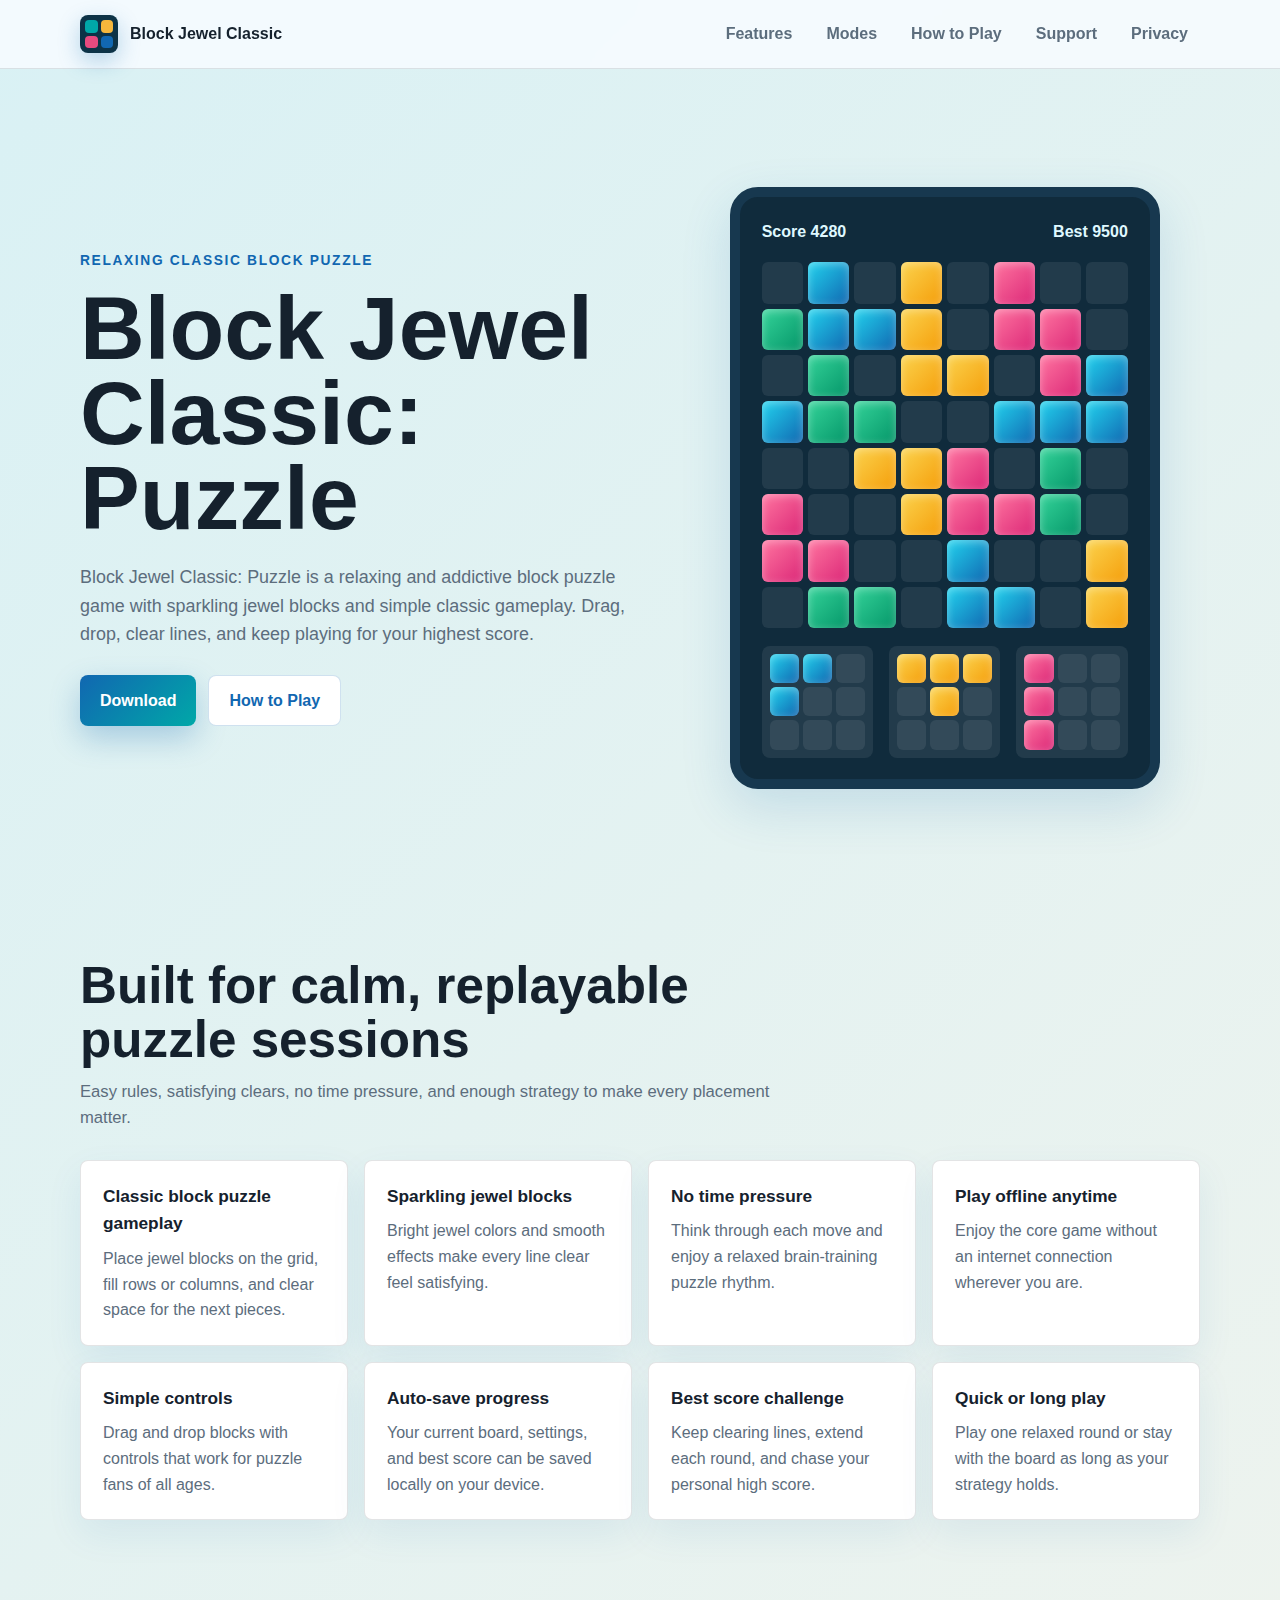
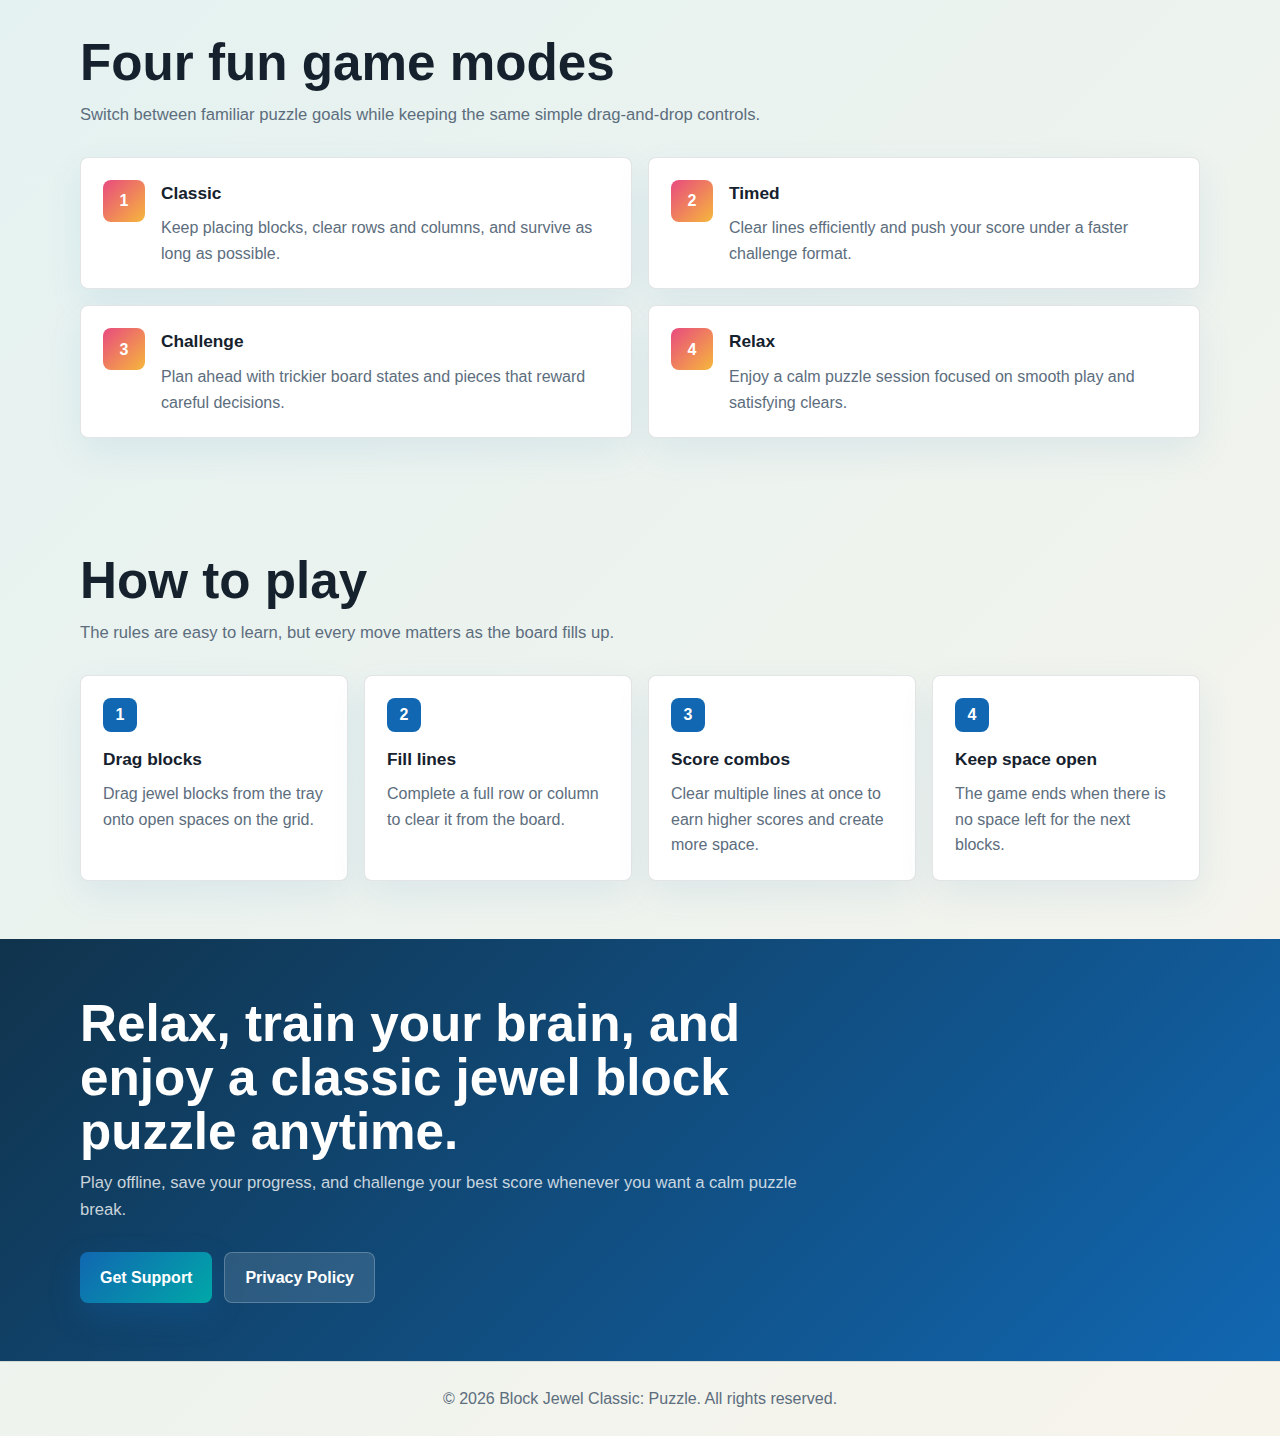
<file: public/blockjewel/index.html>
<!DOCTYPE html>
<html lang="en">
<head>
    <meta charset="UTF-8">
    <meta name="viewport" content="width=device-width, initial-scale=1.0">
    <meta name="description" content="Block Jewel Classic: Puzzle is a relaxing block puzzle game with sparkling jewel blocks, four game modes, offline play, auto-save, and simple classic gameplay.">
    <title>Block Jewel Classic: Puzzle</title>
    <style>
        :root {
            --ink: #15212d;
            --muted: #5c6d7d;
            --paper: #f7fbff;
            --panel: #ffffff;
            --line: rgba(21, 33, 45, 0.12);
            --blue: #1167b1;
            --teal: #00a8a8;
            --gold: #f6b73c;
            --rose: #e84a7f;
            --shadow: 0 18px 50px rgba(17, 103, 177, 0.16);
        }

        * {
            box-sizing: border-box;
            margin: 0;
            padding: 0;
        }

        html {
            scroll-behavior: smooth;
        }

        body {
            min-height: 100vh;
            font-family: -apple-system, BlinkMacSystemFont, "Segoe UI", Roboto, Oxygen, Ubuntu, Cantarell, sans-serif;
            color: var(--ink);
            background:
                linear-gradient(135deg, rgba(0, 168, 168, 0.12), rgba(246, 183, 60, 0.1)),
                var(--paper);
            line-height: 1.6;
        }

        a {
            color: inherit;
            text-decoration: none;
        }

        .container {
            width: min(1120px, calc(100% - 36px));
            margin: 0 auto;
        }

        .topbar {
            position: sticky;
            top: 0;
            z-index: 10;
            background: rgba(247, 251, 255, 0.86);
            border-bottom: 1px solid var(--line);
            backdrop-filter: blur(14px);
        }

        .topbar-inner {
            min-height: 68px;
            display: flex;
            align-items: center;
            justify-content: space-between;
            gap: 18px;
        }

        .brand {
            display: flex;
            align-items: center;
            gap: 12px;
            font-weight: 900;
            letter-spacing: 0;
        }

        .brand-mark {
            width: 38px;
            height: 38px;
            border-radius: 8px;
            display: grid;
            grid-template-columns: repeat(2, 1fr);
            gap: 3px;
            padding: 5px;
            background: #0d3347;
            box-shadow: 0 8px 22px rgba(17, 103, 177, 0.28);
        }

        .brand-mark span {
            border-radius: 4px;
        }

        .brand-mark span:nth-child(1) { background: var(--teal); }
        .brand-mark span:nth-child(2) { background: var(--gold); }
        .brand-mark span:nth-child(3) { background: var(--rose); }
        .brand-mark span:nth-child(4) { background: var(--blue); }

        nav {
            display: flex;
            align-items: center;
            gap: 10px;
            flex-wrap: wrap;
        }

        nav a {
            color: var(--muted);
            font-weight: 700;
            padding: 9px 12px;
            border-radius: 8px;
        }

        nav a:hover {
            color: var(--ink);
            background: rgba(17, 103, 177, 0.08);
        }

        .hero {
            min-height: calc(100vh - 68px);
            display: grid;
            grid-template-columns: 1fr 0.9fr;
            align-items: center;
            gap: 42px;
            padding: 54px 0 48px;
        }

        .eyebrow {
            color: var(--blue);
            font-size: 0.86rem;
            font-weight: 900;
            letter-spacing: 0.12em;
            margin-bottom: 14px;
            text-transform: uppercase;
        }

        h1 {
            max-width: 780px;
            font-size: clamp(2.6rem, 7vw, 5.9rem);
            line-height: 0.95;
            letter-spacing: 0;
            margin-bottom: 22px;
        }

        .hero-copy {
            max-width: 680px;
            color: var(--muted);
            font-size: 1.12rem;
            margin-bottom: 26px;
        }

        .actions {
            display: flex;
            gap: 12px;
            flex-wrap: wrap;
        }

        .button {
            display: inline-flex;
            align-items: center;
            justify-content: center;
            min-height: 48px;
            padding: 12px 20px;
            border-radius: 8px;
            font-weight: 900;
            transition: transform 0.18s, box-shadow 0.18s, background 0.18s;
        }

        .button:hover {
            transform: translateY(-2px);
        }

        .button-primary {
            color: #fff;
            background: linear-gradient(135deg, var(--blue), var(--teal));
            box-shadow: 0 12px 30px rgba(17, 103, 177, 0.28);
        }

        .button-secondary {
            color: var(--blue);
            background: #fff;
            border: 1px solid rgba(17, 103, 177, 0.2);
        }

        .game-preview {
            justify-self: center;
            width: min(430px, 100%);
            aspect-ratio: 0.82;
            background: #102b3c;
            border: 10px solid #17384f;
            border-radius: 28px;
            padding: 22px;
            box-shadow: var(--shadow);
            display: grid;
            grid-template-rows: auto 1fr auto;
            gap: 18px;
        }

        .score-row {
            display: flex;
            justify-content: space-between;
            gap: 10px;
            color: #dff8ff;
            font-weight: 900;
        }

        .board {
            display: grid;
            grid-template-columns: repeat(8, 1fr);
            gap: 5px;
            align-content: center;
        }

        .cell,
        .piece-cell {
            aspect-ratio: 1;
            border-radius: 6px;
            background: rgba(255, 255, 255, 0.08);
        }

        .jewel-a { background: linear-gradient(135deg, #22d3ee, #1167b1); box-shadow: inset 0 2px 8px rgba(255,255,255,0.35); }
        .jewel-b { background: linear-gradient(135deg, #fbd34d, #f59e0b); box-shadow: inset 0 2px 8px rgba(255,255,255,0.35); }
        .jewel-c { background: linear-gradient(135deg, #ff75a0, #db2777); box-shadow: inset 0 2px 8px rgba(255,255,255,0.35); }
        .jewel-d { background: linear-gradient(135deg, #34d399, #059669); box-shadow: inset 0 2px 8px rgba(255,255,255,0.35); }

        .pieces {
            display: grid;
            grid-template-columns: repeat(3, 1fr);
            gap: 16px;
        }

        .piece {
            display: grid;
            grid-template-columns: repeat(3, 1fr);
            gap: 4px;
            padding: 8px;
            border-radius: 8px;
            background: rgba(255, 255, 255, 0.08);
        }

        section {
            padding: 58px 0;
        }

        .section-heading {
            max-width: 720px;
            margin-bottom: 28px;
        }

        .section-heading h2 {
            font-size: clamp(2rem, 4vw, 3.2rem);
            line-height: 1.05;
            margin-bottom: 12px;
        }

        .section-heading p {
            color: var(--muted);
            font-size: 1.04rem;
        }

        .feature-grid {
            display: grid;
            grid-template-columns: repeat(4, 1fr);
            gap: 16px;
        }

        .feature,
        .mode,
        .step {
            background: var(--panel);
            border: 1px solid var(--line);
            border-radius: 8px;
            padding: 22px;
            box-shadow: 0 14px 36px rgba(17, 103, 177, 0.08);
        }

        .feature h3,
        .mode h3,
        .step h3 {
            font-size: 1.08rem;
            margin-bottom: 8px;
        }

        .feature p,
        .mode p,
        .step p {
            color: var(--muted);
        }

        .mode-grid {
            display: grid;
            grid-template-columns: repeat(2, 1fr);
            gap: 16px;
        }

        .mode {
            display: grid;
            grid-template-columns: auto 1fr;
            gap: 16px;
            align-items: start;
        }

        .mode-badge {
            width: 42px;
            height: 42px;
            border-radius: 8px;
            display: grid;
            place-items: center;
            color: #fff;
            font-weight: 900;
            background: linear-gradient(135deg, var(--rose), var(--gold));
        }

        .steps {
            display: grid;
            grid-template-columns: repeat(4, 1fr);
            gap: 16px;
        }

        .step-number {
            width: 34px;
            height: 34px;
            display: grid;
            place-items: center;
            color: #fff;
            font-weight: 900;
            border-radius: 8px;
            background: var(--blue);
            margin-bottom: 14px;
        }

        .download {
            color: #fff;
            background: linear-gradient(135deg, #10334c, #1167b1);
        }

        .download .section-heading p {
            color: rgba(255, 255, 255, 0.78);
        }

        .download .button-secondary {
            color: #fff;
            background: rgba(255, 255, 255, 0.12);
            border-color: rgba(255, 255, 255, 0.22);
        }

        footer {
            color: var(--muted);
            text-align: center;
            border-top: 1px solid var(--line);
            padding: 24px 0;
        }

        @media (max-width: 900px) {
            .hero {
                grid-template-columns: 1fr;
                min-height: auto;
            }

            .feature-grid,
            .steps {
                grid-template-columns: repeat(2, 1fr);
            }
        }

        @media (max-width: 640px) {
            .topbar-inner {
                align-items: flex-start;
                flex-direction: column;
                padding: 14px 0;
            }

            nav {
                width: 100%;
            }

            nav a {
                padding-left: 0;
            }

            .hero {
                padding-top: 34px;
            }

            .feature-grid,
            .mode-grid,
            .steps {
                grid-template-columns: 1fr;
            }

            .game-preview {
                border-width: 7px;
                border-radius: 22px;
                padding: 16px;
            }
        }
    </style>
</head>
<body>
    <header class="topbar">
        <div class="container topbar-inner">
            <a class="brand" href="./index.html" aria-label="Block Jewel Classic home">
                <span class="brand-mark" aria-hidden="true"><span></span><span></span><span></span><span></span></span>
                <span>Block Jewel Classic</span>
            </a>
            <nav aria-label="Primary navigation">
                <a href="#features">Features</a>
                <a href="#modes">Modes</a>
                <a href="#how">How to Play</a>
                <a href="./support.html">Support</a>
                <a href="./privacy.html">Privacy</a>
            </nav>
        </div>
    </header>

    <main>
        <section class="container hero">
            <div>
                <p class="eyebrow">Relaxing classic block puzzle</p>
                <h1>Block Jewel Classic: Puzzle</h1>
                <p class="hero-copy">
                    Block Jewel Classic: Puzzle is a relaxing and addictive block puzzle game with sparkling jewel blocks and simple classic gameplay. Drag, drop, clear lines, and keep playing for your highest score.
                </p>
                <div class="actions">
                    <a class="button button-primary" href="#download">Download</a>
                    <a class="button button-secondary" href="#how">How to Play</a>
                </div>
            </div>

            <div class="game-preview" aria-label="Block puzzle board preview">
                <div class="score-row">
                    <span>Score 4280</span>
                    <span>Best 9500</span>
                </div>
                <div class="board" aria-hidden="true">
                    <span class="cell"></span><span class="cell jewel-a"></span><span class="cell"></span><span class="cell jewel-b"></span><span class="cell"></span><span class="cell jewel-c"></span><span class="cell"></span><span class="cell"></span>
                    <span class="cell jewel-d"></span><span class="cell jewel-a"></span><span class="cell jewel-a"></span><span class="cell jewel-b"></span><span class="cell"></span><span class="cell jewel-c"></span><span class="cell jewel-c"></span><span class="cell"></span>
                    <span class="cell"></span><span class="cell jewel-d"></span><span class="cell"></span><span class="cell jewel-b"></span><span class="cell jewel-b"></span><span class="cell"></span><span class="cell jewel-c"></span><span class="cell jewel-a"></span>
                    <span class="cell jewel-a"></span><span class="cell jewel-d"></span><span class="cell jewel-d"></span><span class="cell"></span><span class="cell"></span><span class="cell jewel-a"></span><span class="cell jewel-a"></span><span class="cell jewel-a"></span>
                    <span class="cell"></span><span class="cell"></span><span class="cell jewel-b"></span><span class="cell jewel-b"></span><span class="cell jewel-c"></span><span class="cell"></span><span class="cell jewel-d"></span><span class="cell"></span>
                    <span class="cell jewel-c"></span><span class="cell"></span><span class="cell"></span><span class="cell jewel-b"></span><span class="cell jewel-c"></span><span class="cell jewel-c"></span><span class="cell jewel-d"></span><span class="cell"></span>
                    <span class="cell jewel-c"></span><span class="cell jewel-c"></span><span class="cell"></span><span class="cell"></span><span class="cell jewel-a"></span><span class="cell"></span><span class="cell"></span><span class="cell jewel-b"></span>
                    <span class="cell"></span><span class="cell jewel-d"></span><span class="cell jewel-d"></span><span class="cell"></span><span class="cell jewel-a"></span><span class="cell jewel-a"></span><span class="cell"></span><span class="cell jewel-b"></span>
                </div>
                <div class="pieces" aria-hidden="true">
                    <div class="piece">
                        <span class="piece-cell jewel-a"></span><span class="piece-cell jewel-a"></span><span class="piece-cell"></span>
                        <span class="piece-cell jewel-a"></span><span class="piece-cell"></span><span class="piece-cell"></span>
                        <span class="piece-cell"></span><span class="piece-cell"></span><span class="piece-cell"></span>
                    </div>
                    <div class="piece">
                        <span class="piece-cell jewel-b"></span><span class="piece-cell jewel-b"></span><span class="piece-cell jewel-b"></span>
                        <span class="piece-cell"></span><span class="piece-cell jewel-b"></span><span class="piece-cell"></span>
                        <span class="piece-cell"></span><span class="piece-cell"></span><span class="piece-cell"></span>
                    </div>
                    <div class="piece">
                        <span class="piece-cell jewel-c"></span><span class="piece-cell"></span><span class="piece-cell"></span>
                        <span class="piece-cell jewel-c"></span><span class="piece-cell"></span><span class="piece-cell"></span>
                        <span class="piece-cell jewel-c"></span><span class="piece-cell"></span><span class="piece-cell"></span>
                    </div>
                </div>
            </div>
        </section>

        <section id="features">
            <div class="container">
                <div class="section-heading">
                    <h2>Built for calm, replayable puzzle sessions</h2>
                    <p>Easy rules, satisfying clears, no time pressure, and enough strategy to make every placement matter.</p>
                </div>
                <div class="feature-grid">
                    <article class="feature"><h3>Classic block puzzle gameplay</h3><p>Place jewel blocks on the grid, fill rows or columns, and clear space for the next pieces.</p></article>
                    <article class="feature"><h3>Sparkling jewel blocks</h3><p>Bright jewel colors and smooth effects make every line clear feel satisfying.</p></article>
                    <article class="feature"><h3>No time pressure</h3><p>Think through each move and enjoy a relaxed brain-training puzzle rhythm.</p></article>
                    <article class="feature"><h3>Play offline anytime</h3><p>Enjoy the core game without an internet connection wherever you are.</p></article>
                    <article class="feature"><h3>Simple controls</h3><p>Drag and drop blocks with controls that work for puzzle fans of all ages.</p></article>
                    <article class="feature"><h3>Auto-save progress</h3><p>Your current board, settings, and best score can be saved locally on your device.</p></article>
                    <article class="feature"><h3>Best score challenge</h3><p>Keep clearing lines, extend each round, and chase your personal high score.</p></article>
                    <article class="feature"><h3>Quick or long play</h3><p>Play one relaxed round or stay with the board as long as your strategy holds.</p></article>
                </div>
            </div>
        </section>

        <section id="modes">
            <div class="container">
                <div class="section-heading">
                    <h2>Four fun game modes</h2>
                    <p>Switch between familiar puzzle goals while keeping the same simple drag-and-drop controls.</p>
                </div>
                <div class="mode-grid">
                    <article class="mode"><span class="mode-badge">1</span><div><h3>Classic</h3><p>Keep placing blocks, clear rows and columns, and survive as long as possible.</p></div></article>
                    <article class="mode"><span class="mode-badge">2</span><div><h3>Timed</h3><p>Clear lines efficiently and push your score under a faster challenge format.</p></div></article>
                    <article class="mode"><span class="mode-badge">3</span><div><h3>Challenge</h3><p>Plan ahead with trickier board states and pieces that reward careful decisions.</p></div></article>
                    <article class="mode"><span class="mode-badge">4</span><div><h3>Relax</h3><p>Enjoy a calm puzzle session focused on smooth play and satisfying clears.</p></div></article>
                </div>
            </div>
        </section>

        <section id="how">
            <div class="container">
                <div class="section-heading">
                    <h2>How to play</h2>
                    <p>The rules are easy to learn, but every move matters as the board fills up.</p>
                </div>
                <div class="steps">
                    <article class="step"><div class="step-number">1</div><h3>Drag blocks</h3><p>Drag jewel blocks from the tray onto open spaces on the grid.</p></article>
                    <article class="step"><div class="step-number">2</div><h3>Fill lines</h3><p>Complete a full row or column to clear it from the board.</p></article>
                    <article class="step"><div class="step-number">3</div><h3>Score combos</h3><p>Clear multiple lines at once to earn higher scores and create more space.</p></article>
                    <article class="step"><div class="step-number">4</div><h3>Keep space open</h3><p>The game ends when there is no space left for the next blocks.</p></article>
                </div>
            </div>
        </section>

        <section id="download" class="download">
            <div class="container">
                <div class="section-heading">
                    <h2>Relax, train your brain, and enjoy a classic jewel block puzzle anytime.</h2>
                    <p>Play offline, save your progress, and challenge your best score whenever you want a calm puzzle break.</p>
                </div>
                <div class="actions">
                    <a class="button button-primary" href="./support.html">Get Support</a>
                    <a class="button button-secondary" href="./privacy.html">Privacy Policy</a>
                </div>
            </div>
        </section>
    </main>

    <footer>
        <div class="container">&copy; 2026 Block Jewel Classic: Puzzle. All rights reserved.</div>
    </footer>
</body>
</html>
</file>
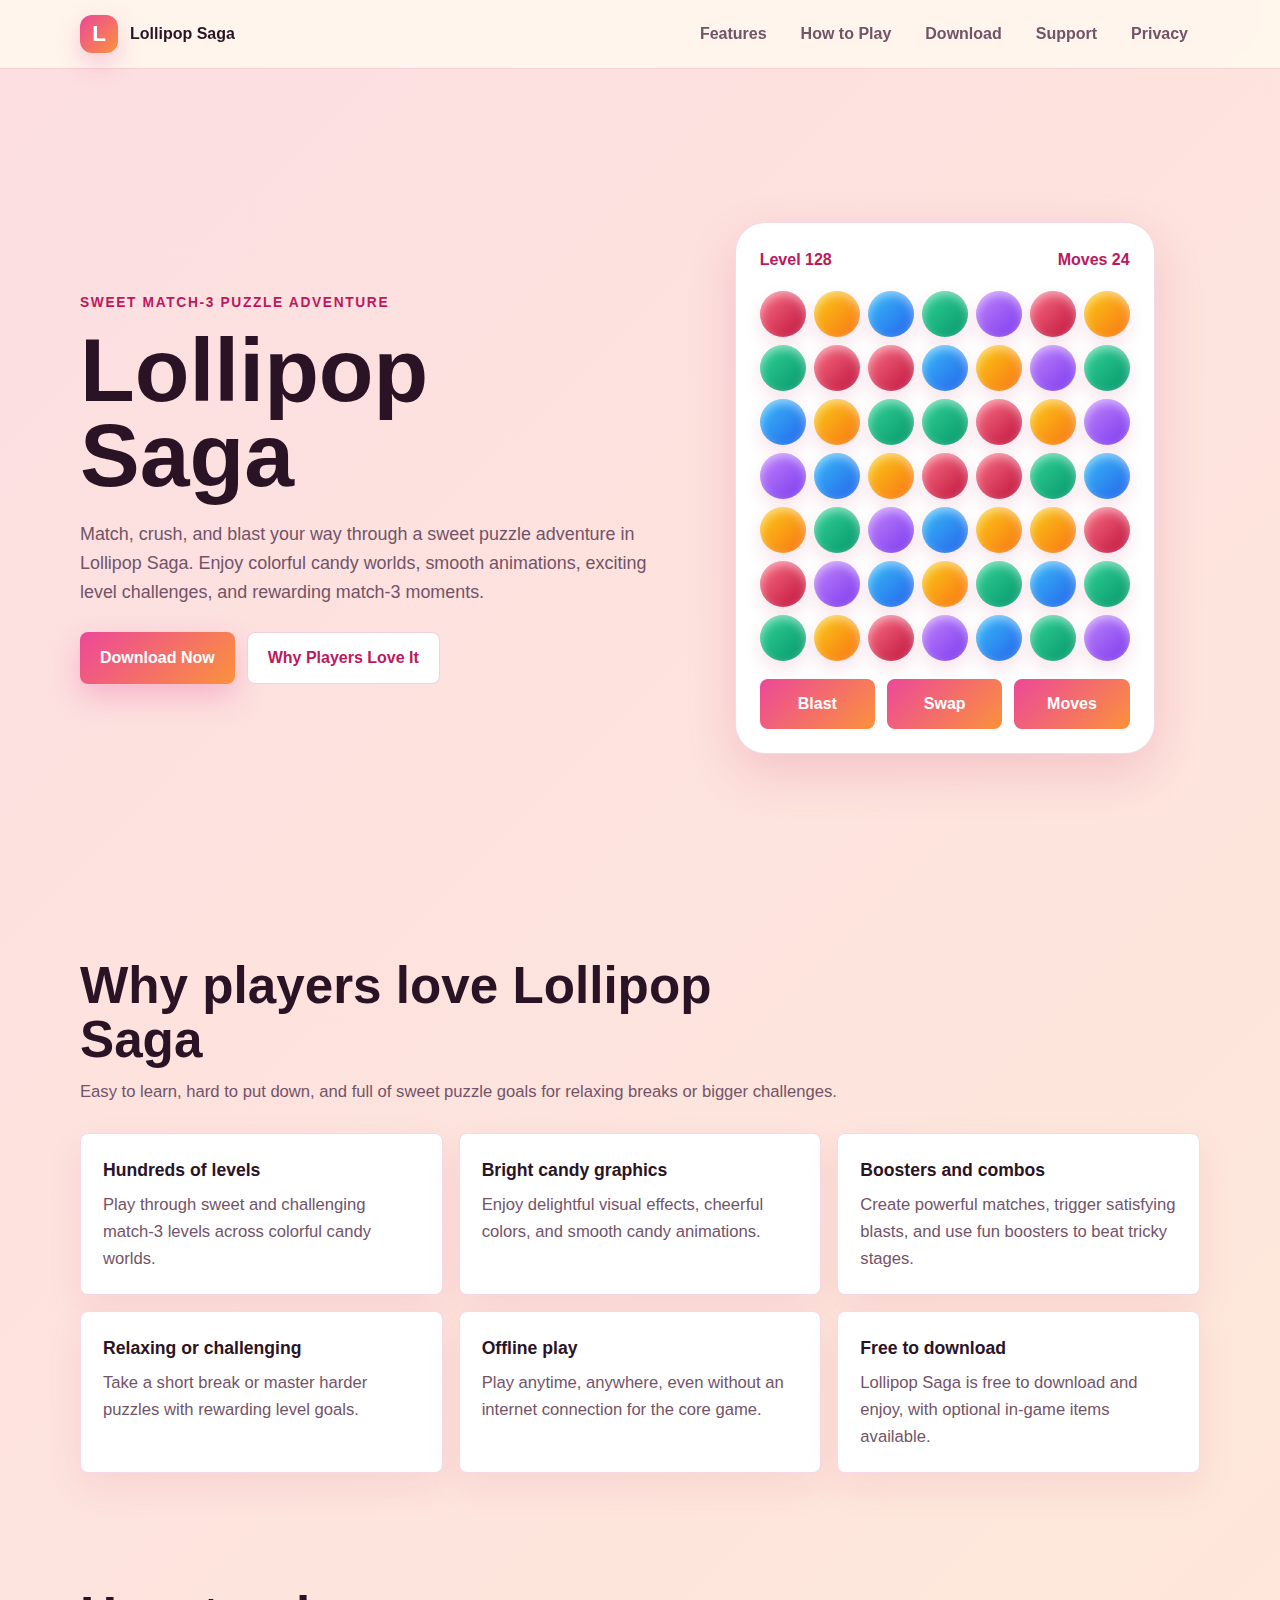
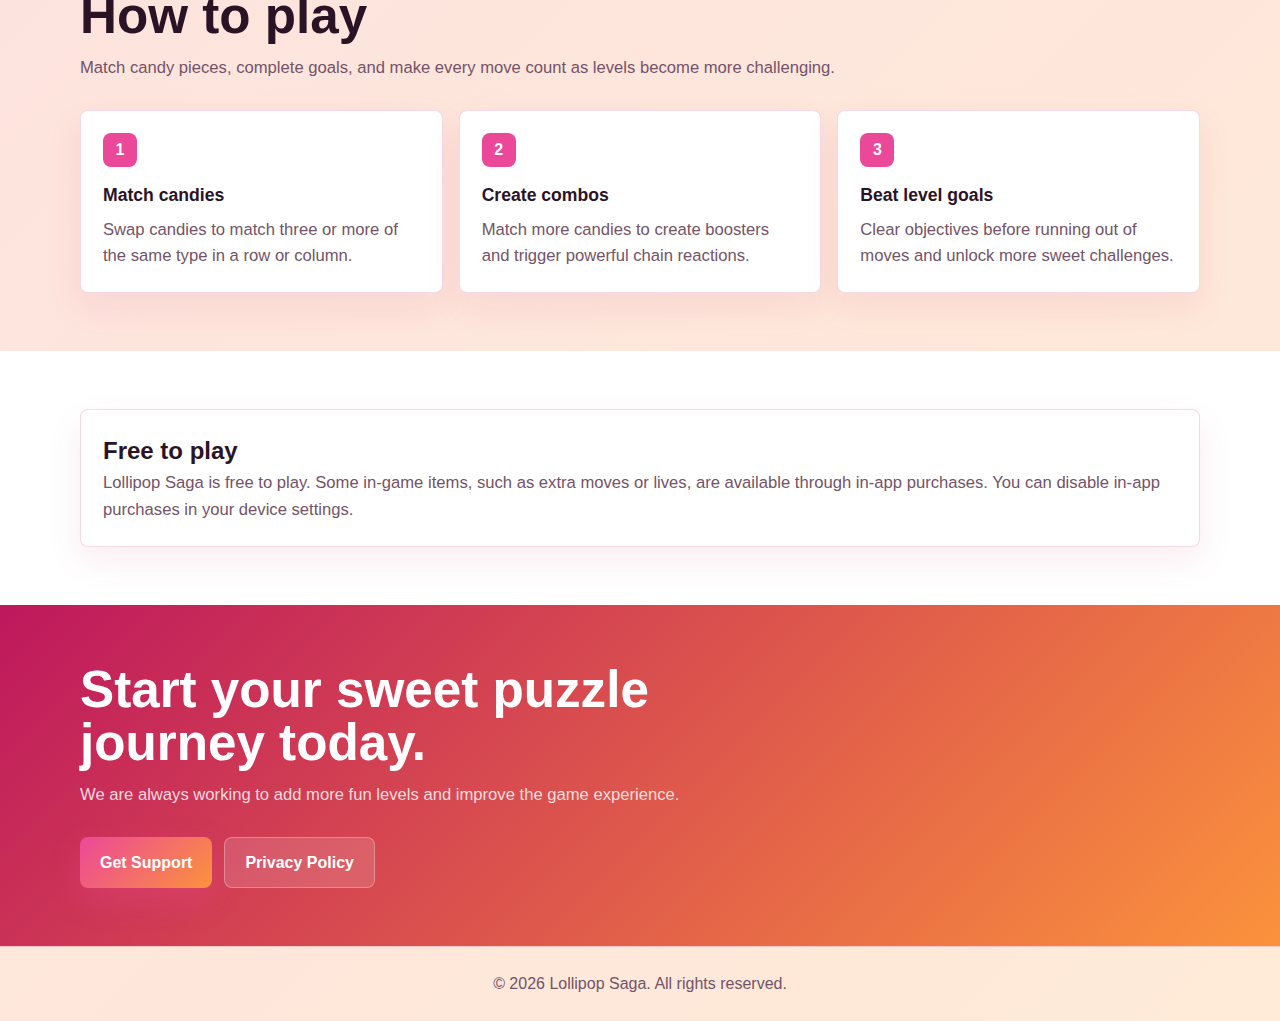
<file: public/candylollipopsaga/index.html>
<!DOCTYPE html>
<html lang="en">
<head>
    <meta charset="UTF-8">
    <meta name="viewport" content="width=device-width, initial-scale=1.0">
    <meta name="description" content="Lollipop Saga is a sweet match-3 puzzle adventure with colorful candy worlds, smooth animations, boosters, powerful combos, offline play, and hundreds of challenging levels.">
    <title>Lollipop Saga - Sweet Match-3 Puzzle Adventure</title>
    <style>
        :root {
            --pink: #ec4899;
            --pink-dark: #be185d;
            --orange: #fb923c;
            --yellow: #facc15;
            --mint: #14b8a6;
            --ink: #2b1326;
            --muted: #735368;
            --cream: #fff7ed;
            --panel: #ffffff;
            --line: rgba(190, 24, 93, 0.16);
            --shadow: 0 18px 50px rgba(190, 24, 93, 0.16);
        }

        * {
            box-sizing: border-box;
            margin: 0;
            padding: 0;
        }

        html {
            scroll-behavior: smooth;
        }

        body {
            min-height: 100vh;
            font-family: -apple-system, BlinkMacSystemFont, "Segoe UI", Roboto, Oxygen, Ubuntu, Cantarell, sans-serif;
            color: var(--ink);
            background:
                linear-gradient(135deg, rgba(236, 72, 153, 0.14), rgba(251, 146, 60, 0.12)),
                var(--cream);
            line-height: 1.6;
        }

        a {
            color: inherit;
            text-decoration: none;
        }

        .container {
            width: min(1120px, calc(100% - 36px));
            margin: 0 auto;
        }

        .topbar {
            position: sticky;
            top: 0;
            z-index: 10;
            background: rgba(255, 247, 237, 0.9);
            border-bottom: 1px solid var(--line);
            backdrop-filter: blur(14px);
        }

        .topbar-inner {
            min-height: 68px;
            display: flex;
            align-items: center;
            justify-content: space-between;
            gap: 18px;
        }

        .brand {
            display: flex;
            align-items: center;
            gap: 12px;
            font-weight: 900;
            letter-spacing: 0;
        }

        .brand-mark {
            width: 38px;
            height: 38px;
            border-radius: 12px;
            display: grid;
            place-items: center;
            color: #fff;
            font-size: 1.4rem;
            font-weight: 900;
            background: linear-gradient(135deg, var(--pink), var(--orange));
            box-shadow: 0 10px 24px rgba(236, 72, 153, 0.28);
        }

        nav {
            display: flex;
            align-items: center;
            gap: 10px;
            flex-wrap: wrap;
        }

        nav a {
            color: var(--muted);
            font-weight: 800;
            padding: 9px 12px;
            border-radius: 8px;
        }

        nav a:hover {
            color: var(--ink);
            background: rgba(236, 72, 153, 0.08);
        }

        .hero {
            min-height: calc(100vh - 68px);
            display: grid;
            grid-template-columns: 1fr 0.9fr;
            align-items: center;
            gap: 42px;
            padding: 54px 0 48px;
        }

        .eyebrow {
            color: var(--pink-dark);
            font-size: 0.86rem;
            font-weight: 900;
            letter-spacing: 0.12em;
            margin-bottom: 14px;
            text-transform: uppercase;
        }

        h1 {
            max-width: 780px;
            font-size: clamp(2.8rem, 7vw, 6rem);
            line-height: 0.95;
            letter-spacing: 0;
            margin-bottom: 22px;
        }

        .hero-copy {
            max-width: 690px;
            color: var(--muted);
            font-size: 1.12rem;
            margin-bottom: 26px;
        }

        .actions {
            display: flex;
            gap: 12px;
            flex-wrap: wrap;
        }

        .button {
            display: inline-flex;
            align-items: center;
            justify-content: center;
            min-height: 48px;
            padding: 12px 20px;
            border-radius: 8px;
            font-weight: 900;
            transition: transform 0.18s, box-shadow 0.18s, background 0.18s;
        }

        .button:hover {
            transform: translateY(-2px);
        }

        .button-primary {
            color: #fff;
            background: linear-gradient(135deg, var(--pink), var(--orange));
            box-shadow: 0 12px 30px rgba(236, 72, 153, 0.3);
        }

        .button-secondary {
            color: var(--pink-dark);
            background: #fff;
            border: 1px solid rgba(190, 24, 93, 0.2);
        }

        .game-preview {
            justify-self: center;
            width: min(420px, 100%);
            aspect-ratio: 0.82;
            border-radius: 30px;
            background: #fff;
            border: 1px solid rgba(190, 24, 93, 0.16);
            box-shadow: var(--shadow);
            padding: 24px;
            display: grid;
            grid-template-rows: auto 1fr auto;
            gap: 18px;
        }

        .score-row {
            display: flex;
            justify-content: space-between;
            gap: 10px;
            color: var(--pink-dark);
            font-weight: 900;
        }

        .candy-board {
            display: grid;
            grid-template-columns: repeat(7, 1fr);
            gap: 8px;
            align-content: center;
        }

        .candy {
            aspect-ratio: 1;
            border-radius: 999px;
            box-shadow: inset 0 4px 10px rgba(255, 255, 255, 0.48), 0 8px 18px rgba(190, 24, 93, 0.12);
        }

        .candy-a { background: linear-gradient(135deg, #fb7185, #be123c); }
        .candy-b { background: linear-gradient(135deg, #facc15, #f97316); }
        .candy-c { background: linear-gradient(135deg, #38bdf8, #2563eb); }
        .candy-d { background: linear-gradient(135deg, #34d399, #059669); }
        .candy-e { background: linear-gradient(135deg, #c084fc, #7c3aed); }

        .booster-row {
            display: grid;
            grid-template-columns: repeat(3, 1fr);
            gap: 12px;
        }

        .booster {
            padding: 12px;
            border-radius: 8px;
            text-align: center;
            color: #fff;
            font-weight: 900;
            background: linear-gradient(135deg, var(--pink), var(--orange));
        }

        section {
            padding: 58px 0;
        }

        .section-heading {
            max-width: 760px;
            margin-bottom: 28px;
        }

        .section-heading h2 {
            font-size: clamp(2rem, 4vw, 3.2rem);
            line-height: 1.05;
            margin-bottom: 12px;
        }

        .section-heading p,
        .feature p,
        .step p,
        .note p {
            color: var(--muted);
            font-size: 1.04rem;
        }

        .feature-grid,
        .steps {
            display: grid;
            grid-template-columns: repeat(3, 1fr);
            gap: 16px;
        }

        .feature,
        .step,
        .note {
            background: var(--panel);
            border: 1px solid var(--line);
            border-radius: 8px;
            padding: 22px;
            box-shadow: 0 14px 36px rgba(190, 24, 93, 0.08);
        }

        .feature h3,
        .step h3 {
            font-size: 1.1rem;
            margin-bottom: 8px;
        }

        .step-number {
            width: 34px;
            height: 34px;
            display: grid;
            place-items: center;
            color: #fff;
            font-weight: 900;
            border-radius: 8px;
            background: var(--pink);
            margin-bottom: 14px;
        }

        .purchase-note {
            background: #fff;
        }

        .download {
            color: #fff;
            background: linear-gradient(135deg, var(--pink-dark), var(--orange));
        }

        .download .section-heading p {
            color: rgba(255, 255, 255, 0.82);
        }

        .download .button-secondary {
            color: #fff;
            background: rgba(255, 255, 255, 0.14);
            border-color: rgba(255, 255, 255, 0.28);
        }

        footer {
            color: var(--muted);
            text-align: center;
            border-top: 1px solid var(--line);
            padding: 24px 0;
        }

        @media (max-width: 900px) {
            .hero {
                grid-template-columns: 1fr;
                min-height: auto;
            }

            .feature-grid,
            .steps {
                grid-template-columns: repeat(2, 1fr);
            }
        }

        @media (max-width: 640px) {
            .topbar-inner {
                align-items: flex-start;
                flex-direction: column;
                padding: 14px 0;
            }

            nav a {
                padding-left: 0;
            }

            .hero {
                padding-top: 34px;
            }

            .feature-grid,
            .steps {
                grid-template-columns: 1fr;
            }
        }
    </style>
</head>
<body>
    <header class="topbar">
        <div class="container topbar-inner">
            <a class="brand" href="./index.html" aria-label="Lollipop Saga home">
                <span class="brand-mark" aria-hidden="true">L</span>
                <span>Lollipop Saga</span>
            </a>
            <nav aria-label="Primary navigation">
                <a href="#features">Features</a>
                <a href="#how">How to Play</a>
                <a href="#download">Download</a>
                <a href="./support.html">Support</a>
                <a href="./privacy-policy.html">Privacy</a>
            </nav>
        </div>
    </header>

    <main>
        <section class="container hero">
            <div>
                <p class="eyebrow">Sweet match-3 puzzle adventure</p>
                <h1>Lollipop Saga</h1>
                <p class="hero-copy">
                    Match, crush, and blast your way through a sweet puzzle adventure in Lollipop Saga. Enjoy colorful candy worlds, smooth animations, exciting level challenges, and rewarding match-3 moments.
                </p>
                <div class="actions">
                    <a class="button button-primary" href="#download">Download Now</a>
                    <a class="button button-secondary" href="#features">Why Players Love It</a>
                </div>
            </div>

            <div class="game-preview" aria-label="Lollipop Saga candy board preview">
                <div class="score-row">
                    <span>Level 128</span>
                    <span>Moves 24</span>
                </div>
                <div class="candy-board" aria-hidden="true">
                    <span class="candy candy-a"></span><span class="candy candy-b"></span><span class="candy candy-c"></span><span class="candy candy-d"></span><span class="candy candy-e"></span><span class="candy candy-a"></span><span class="candy candy-b"></span>
                    <span class="candy candy-d"></span><span class="candy candy-a"></span><span class="candy candy-a"></span><span class="candy candy-c"></span><span class="candy candy-b"></span><span class="candy candy-e"></span><span class="candy candy-d"></span>
                    <span class="candy candy-c"></span><span class="candy candy-b"></span><span class="candy candy-d"></span><span class="candy candy-d"></span><span class="candy candy-a"></span><span class="candy candy-b"></span><span class="candy candy-e"></span>
                    <span class="candy candy-e"></span><span class="candy candy-c"></span><span class="candy candy-b"></span><span class="candy candy-a"></span><span class="candy candy-a"></span><span class="candy candy-d"></span><span class="candy candy-c"></span>
                    <span class="candy candy-b"></span><span class="candy candy-d"></span><span class="candy candy-e"></span><span class="candy candy-c"></span><span class="candy candy-b"></span><span class="candy candy-b"></span><span class="candy candy-a"></span>
                    <span class="candy candy-a"></span><span class="candy candy-e"></span><span class="candy candy-c"></span><span class="candy candy-b"></span><span class="candy candy-d"></span><span class="candy candy-c"></span><span class="candy candy-d"></span>
                    <span class="candy candy-d"></span><span class="candy candy-b"></span><span class="candy candy-a"></span><span class="candy candy-e"></span><span class="candy candy-c"></span><span class="candy candy-d"></span><span class="candy candy-e"></span>
                </div>
                <div class="booster-row" aria-hidden="true">
                    <span class="booster">Blast</span>
                    <span class="booster">Swap</span>
                    <span class="booster">Moves</span>
                </div>
            </div>
        </section>

        <section id="features">
            <div class="container">
                <div class="section-heading">
                    <h2>Why players love Lollipop Saga</h2>
                    <p>Easy to learn, hard to put down, and full of sweet puzzle goals for relaxing breaks or bigger challenges.</p>
                </div>
                <div class="feature-grid">
                    <article class="feature"><h3>Hundreds of levels</h3><p>Play through sweet and challenging match-3 levels across colorful candy worlds.</p></article>
                    <article class="feature"><h3>Bright candy graphics</h3><p>Enjoy delightful visual effects, cheerful colors, and smooth candy animations.</p></article>
                    <article class="feature"><h3>Boosters and combos</h3><p>Create powerful matches, trigger satisfying blasts, and use fun boosters to beat tricky stages.</p></article>
                    <article class="feature"><h3>Relaxing or challenging</h3><p>Take a short break or master harder puzzles with rewarding level goals.</p></article>
                    <article class="feature"><h3>Offline play</h3><p>Play anytime, anywhere, even without an internet connection for the core game.</p></article>
                    <article class="feature"><h3>Free to download</h3><p>Lollipop Saga is free to download and enjoy, with optional in-game items available.</p></article>
                </div>
            </div>
        </section>

        <section id="how">
            <div class="container">
                <div class="section-heading">
                    <h2>How to play</h2>
                    <p>Match candy pieces, complete goals, and make every move count as levels become more challenging.</p>
                </div>
                <div class="steps">
                    <article class="step"><div class="step-number">1</div><h3>Match candies</h3><p>Swap candies to match three or more of the same type in a row or column.</p></article>
                    <article class="step"><div class="step-number">2</div><h3>Create combos</h3><p>Match more candies to create boosters and trigger powerful chain reactions.</p></article>
                    <article class="step"><div class="step-number">3</div><h3>Beat level goals</h3><p>Clear objectives before running out of moves and unlock more sweet challenges.</p></article>
                </div>
            </div>
        </section>

        <section class="purchase-note">
            <div class="container">
                <div class="note">
                    <h2>Free to play</h2>
                    <p>
                        Lollipop Saga is free to play. Some in-game items, such as extra moves or lives, are available through in-app purchases. You can disable in-app purchases in your device settings.
                    </p>
                </div>
            </div>
        </section>

        <section id="download" class="download">
            <div class="container">
                <div class="section-heading">
                    <h2>Start your sweet puzzle journey today.</h2>
                    <p>We are always working to add more fun levels and improve the game experience.</p>
                </div>
                <div class="actions">
                    <a class="button button-primary" href="./support.html">Get Support</a>
                    <a class="button button-secondary" href="./privacy-policy.html">Privacy Policy</a>
                </div>
            </div>
        </section>
    </main>

    <footer>
        <div class="container">&copy; 2026 Lollipop Saga. All rights reserved.</div>
    </footer>
</body>
</html>
</file>
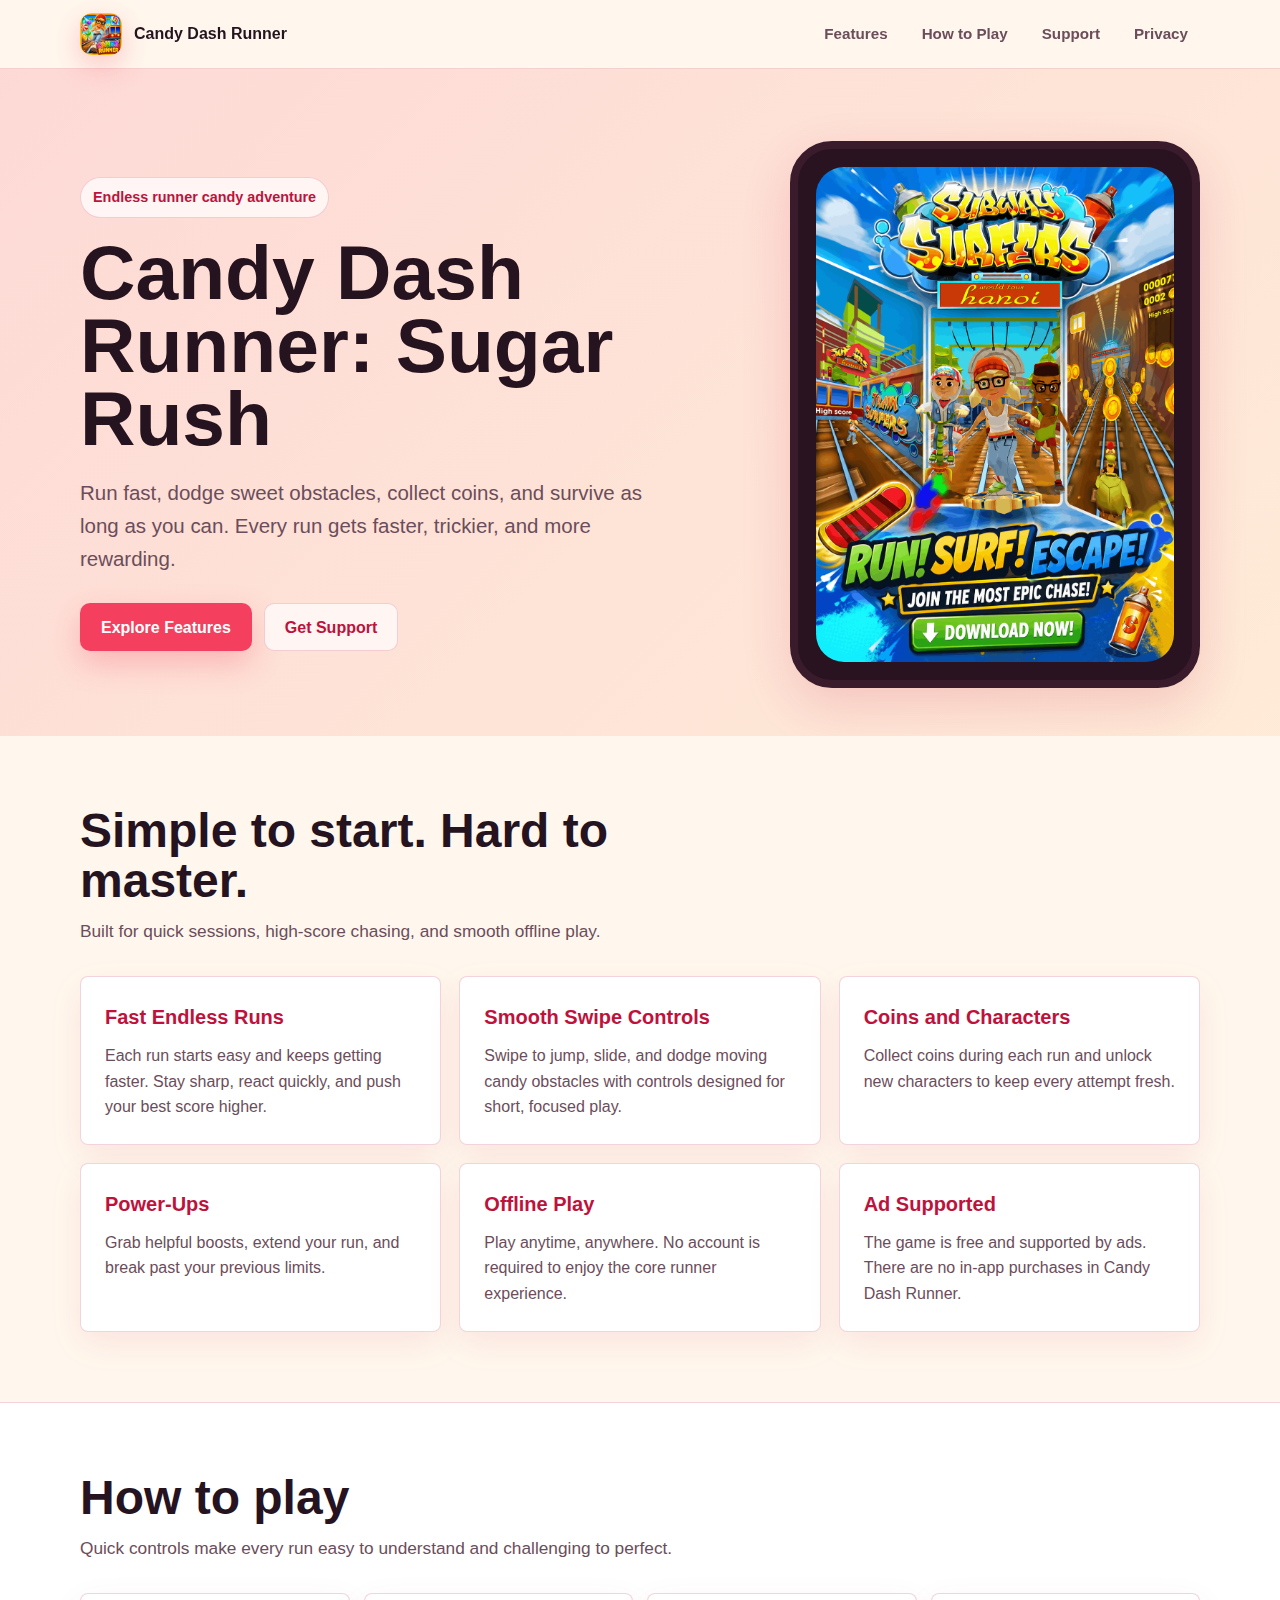
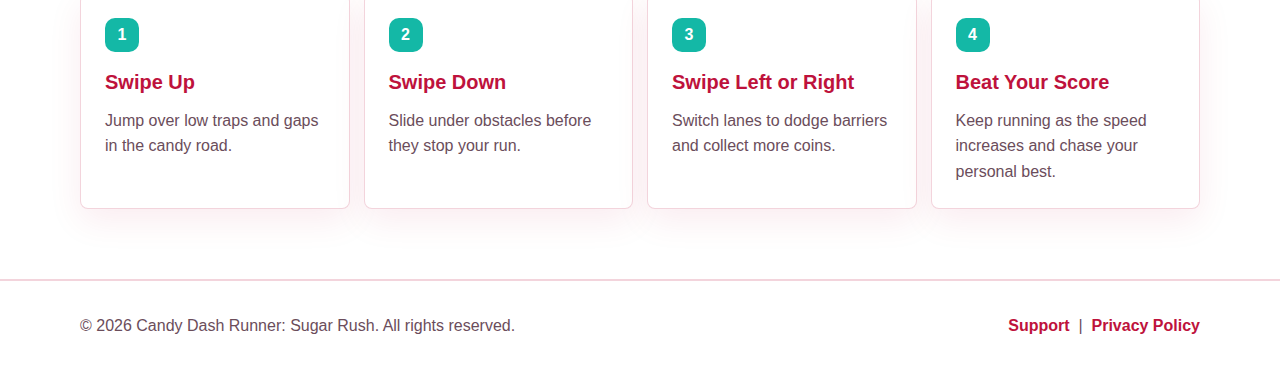
<file: public/runner/index.html>
<!DOCTYPE html>
<html lang="en">
<head>
    <meta charset="UTF-8">
    <meta name="viewport" content="width=device-width, initial-scale=1.0">
    <meta name="description" content="Candy Dash Runner: Sugar Rush - Run fast, dodge sweet obstacles, collect coins, and chase your highest score in a colorful endless runner.">
    <meta name="keywords" content="Candy Dash Runner, Sugar Rush, endless runner, candy game, mobile game, offline game">
    <title>Candy Dash Runner: Sugar Rush</title>
    <link rel="icon" type="image/png" href="./images/icon.png">
    <style>
        :root {
            --rose: #f43f5e;
            --rose-dark: #be123c;
            --orange: #fb923c;
            --mint: #14b8a6;
            --cream: #fff7ed;
            --ink: #25131f;
            --muted: #6b4d5b;
            --panel: #ffffff;
            --line: rgba(190, 18, 60, 0.18);
            --shadow: 0 18px 50px rgba(190, 18, 60, 0.16);
        }

        * {
            box-sizing: border-box;
            margin: 0;
            padding: 0;
        }

        body {
            font-family: -apple-system, BlinkMacSystemFont, "Segoe UI", Roboto, Oxygen, Ubuntu, Cantarell, sans-serif;
            color: var(--ink);
            background: var(--cream);
            line-height: 1.6;
        }

        a {
            color: inherit;
            text-decoration: none;
        }

        .container {
            width: min(1120px, calc(100% - 40px));
            margin: 0 auto;
        }

        .nav {
            position: sticky;
            top: 0;
            z-index: 10;
            background: rgba(255, 247, 237, 0.88);
            backdrop-filter: blur(14px);
            border-bottom: 1px solid var(--line);
        }

        .nav-inner {
            min-height: 68px;
            display: flex;
            align-items: center;
            justify-content: space-between;
            gap: 20px;
        }

        .brand {
            display: flex;
            align-items: center;
            gap: 12px;
            font-weight: 800;
            letter-spacing: 0;
        }

        .brand-mark {
            width: 42px;
            height: 42px;
            border-radius: 12px;
            display: block;
            object-fit: cover;
            box-shadow: 0 10px 28px rgba(244, 63, 94, 0.28);
        }

        .nav-links {
            display: flex;
            align-items: center;
            gap: 10px;
            color: var(--muted);
            font-weight: 700;
            font-size: 0.95rem;
        }

        .nav-links a {
            padding: 10px 12px;
            border-radius: 8px;
        }

        .nav-links a:hover {
            background: rgba(244, 63, 94, 0.08);
            color: var(--rose-dark);
        }

        .hero {
            position: relative;
            overflow: hidden;
            padding: 72px 0 48px;
            background:
                linear-gradient(135deg, rgba(244, 63, 94, 0.16), rgba(251, 146, 60, 0.12)),
                var(--cream);
        }

        .hero-inner {
            display: grid;
            grid-template-columns: minmax(0, 1fr) minmax(320px, 0.9fr);
            align-items: center;
            gap: 48px;
        }

        .eyebrow {
            display: inline-flex;
            align-items: center;
            gap: 8px;
            padding: 8px 12px;
            border: 1px solid var(--line);
            border-radius: 999px;
            color: var(--rose-dark);
            background: rgba(255, 255, 255, 0.72);
            font-weight: 800;
            font-size: 0.9rem;
            margin-bottom: 18px;
        }

        h1 {
            font-size: clamp(2.4rem, 6vw, 5.4rem);
            line-height: 0.95;
            letter-spacing: 0;
            color: var(--ink);
            max-width: 760px;
            margin-bottom: 22px;
        }

        .hero p {
            color: var(--muted);
            font-size: clamp(1.05rem, 2vw, 1.28rem);
            max-width: 640px;
            margin-bottom: 28px;
        }

        .actions {
            display: flex;
            align-items: center;
            flex-wrap: wrap;
            gap: 12px;
        }

        .button {
            display: inline-flex;
            align-items: center;
            justify-content: center;
            min-height: 48px;
            padding: 0 20px;
            border-radius: 10px;
            font-weight: 800;
            border: 1px solid transparent;
        }

        .button-primary {
            background: var(--rose);
            color: #fff;
            box-shadow: 0 12px 30px rgba(244, 63, 94, 0.28);
        }

        .button-secondary {
            color: var(--rose-dark);
            background: rgba(255, 255, 255, 0.7);
            border-color: var(--line);
        }

        .phone {
            position: relative;
            width: min(100%, 410px);
            aspect-ratio: 2064 / 2752;
            margin-left: auto;
            border-radius: 42px;
            padding: 18px;
            background: #2a1320;
            box-shadow: var(--shadow);
            border: 8px solid #3a1b2c;
        }

        .game-screenshot {
            display: block;
            width: 100%;
            height: 100%;
            border-radius: 28px;
            object-fit: cover;
        }

        section {
            padding: 70px 0;
        }

        .section-heading {
            max-width: 700px;
            margin-bottom: 30px;
        }

        .section-heading h2 {
            font-size: clamp(2rem, 4vw, 3rem);
            line-height: 1.05;
            margin-bottom: 12px;
        }

        .section-heading p {
            color: var(--muted);
            font-size: 1.08rem;
        }

        .grid {
            display: grid;
            grid-template-columns: repeat(3, minmax(0, 1fr));
            gap: 18px;
        }

        .card {
            background: var(--panel);
            border: 1px solid var(--line);
            border-radius: 8px;
            padding: 24px;
            box-shadow: 0 12px 34px rgba(190, 18, 60, 0.08);
        }

        .card h3 {
            font-size: 1.25rem;
            margin-bottom: 10px;
            color: var(--rose-dark);
        }

        .card p, .card li {
            color: var(--muted);
        }

        .steps {
            display: grid;
            grid-template-columns: repeat(4, minmax(0, 1fr));
            gap: 14px;
        }

        .step-number {
            width: 34px;
            height: 34px;
            border-radius: 10px;
            display: grid;
            place-items: center;
            color: #fff;
            background: var(--mint);
            font-weight: 900;
            margin-bottom: 14px;
        }

        .band {
            background: #fff;
            border-top: 1px solid var(--line);
            border-bottom: 1px solid var(--line);
        }

        .footer {
            padding: 32px 0;
            color: var(--muted);
            border-top: 1px solid var(--line);
            background: #fff;
        }

        .footer-inner {
            display: flex;
            justify-content: space-between;
            gap: 18px;
            flex-wrap: wrap;
        }

        .footer a {
            color: var(--rose-dark);
            font-weight: 700;
        }

        @media (max-width: 900px) {
            .hero-inner {
                grid-template-columns: 1fr;
            }

            .phone {
                max-width: 390px;
                width: 100%;
                margin: 0 auto;
            }

            .grid, .steps {
                grid-template-columns: 1fr 1fr;
            }
        }

        @media (max-width: 640px) {
            .container {
                width: min(100% - 28px, 1120px);
            }

            .nav-inner {
                align-items: flex-start;
                flex-direction: column;
                padding: 14px 0;
            }

            .nav-links {
                width: 100%;
                overflow-x: auto;
                padding-bottom: 2px;
            }

            .hero {
                padding-top: 46px;
            }

            .phone {
                border-radius: 34px;
            }

            .grid, .steps {
                grid-template-columns: 1fr;
            }
        }
    </style>
</head>
<body>
    <nav class="nav">
        <div class="container nav-inner">
            <a class="brand" href="./index.html" aria-label="Candy Dash Runner home">
                <img class="brand-mark" src="./images/icon.png" alt="Candy Dash Runner app icon">
                <span>Candy Dash Runner</span>
            </a>
            <div class="nav-links">
                <a href="#features">Features</a>
                <a href="#how-to-play">How to Play</a>
                <a href="./support.html">Support</a>
                <a href="./privacy.html">Privacy</a>
            </div>
        </div>
    </nav>

    <main>
        <section class="hero">
            <div class="container hero-inner">
                <div>
                    <div class="eyebrow">Endless runner candy adventure</div>
                    <h1>Candy Dash Runner: Sugar Rush</h1>
                    <p>
                        Run fast, dodge sweet obstacles, collect coins, and survive as long as you can. Every run gets faster, trickier, and more rewarding.
                    </p>
                    <div class="actions">
                        <a class="button button-primary" href="#features">Explore Features</a>
                        <a class="button button-secondary" href="./support.html">Get Support</a>
                    </div>
                </div>

                <div class="phone">
                    <img class="game-screenshot" src="./images/screenshot.png" alt="Candy Dash Runner gameplay screenshot">
                </div>
            </div>
        </section>

        <section id="features">
            <div class="container">
                <div class="section-heading">
                    <h2>Simple to start. Hard to master.</h2>
                    <p>Built for quick sessions, high-score chasing, and smooth offline play.</p>
                </div>
                <div class="grid">
                    <article class="card">
                        <h3>Fast Endless Runs</h3>
                        <p>Each run starts easy and keeps getting faster. Stay sharp, react quickly, and push your best score higher.</p>
                    </article>
                    <article class="card">
                        <h3>Smooth Swipe Controls</h3>
                        <p>Swipe to jump, slide, and dodge moving candy obstacles with controls designed for short, focused play.</p>
                    </article>
                    <article class="card">
                        <h3>Coins and Characters</h3>
                        <p>Collect coins during each run and unlock new characters to keep every attempt fresh.</p>
                    </article>
                    <article class="card">
                        <h3>Power-Ups</h3>
                        <p>Grab helpful boosts, extend your run, and break past your previous limits.</p>
                    </article>
                    <article class="card">
                        <h3>Offline Play</h3>
                        <p>Play anytime, anywhere. No account is required to enjoy the core runner experience.</p>
                    </article>
                    <article class="card">
                        <h3>Ad Supported</h3>
                        <p>The game is free and supported by ads. There are no in-app purchases in Candy Dash Runner.</p>
                    </article>
                </div>
            </div>
        </section>

        <section id="how-to-play" class="band">
            <div class="container">
                <div class="section-heading">
                    <h2>How to play</h2>
                    <p>Quick controls make every run easy to understand and challenging to perfect.</p>
                </div>
                <div class="steps">
                    <article class="card">
                        <div class="step-number">1</div>
                        <h3>Swipe Up</h3>
                        <p>Jump over low traps and gaps in the candy road.</p>
                    </article>
                    <article class="card">
                        <div class="step-number">2</div>
                        <h3>Swipe Down</h3>
                        <p>Slide under obstacles before they stop your run.</p>
                    </article>
                    <article class="card">
                        <div class="step-number">3</div>
                        <h3>Swipe Left or Right</h3>
                        <p>Switch lanes to dodge barriers and collect more coins.</p>
                    </article>
                    <article class="card">
                        <div class="step-number">4</div>
                        <h3>Beat Your Score</h3>
                        <p>Keep running as the speed increases and chase your personal best.</p>
                    </article>
                </div>
            </div>
        </section>
    </main>

    <footer class="footer">
        <div class="container footer-inner">
            <div>&copy; 2026 Candy Dash Runner: Sugar Rush. All rights reserved.</div>
            <div>
                <a href="./support.html">Support</a>
                &nbsp;|&nbsp;
                <a href="./privacy.html">Privacy Policy</a>
            </div>
        </div>
    </footer>
</body>
</html>
</file>
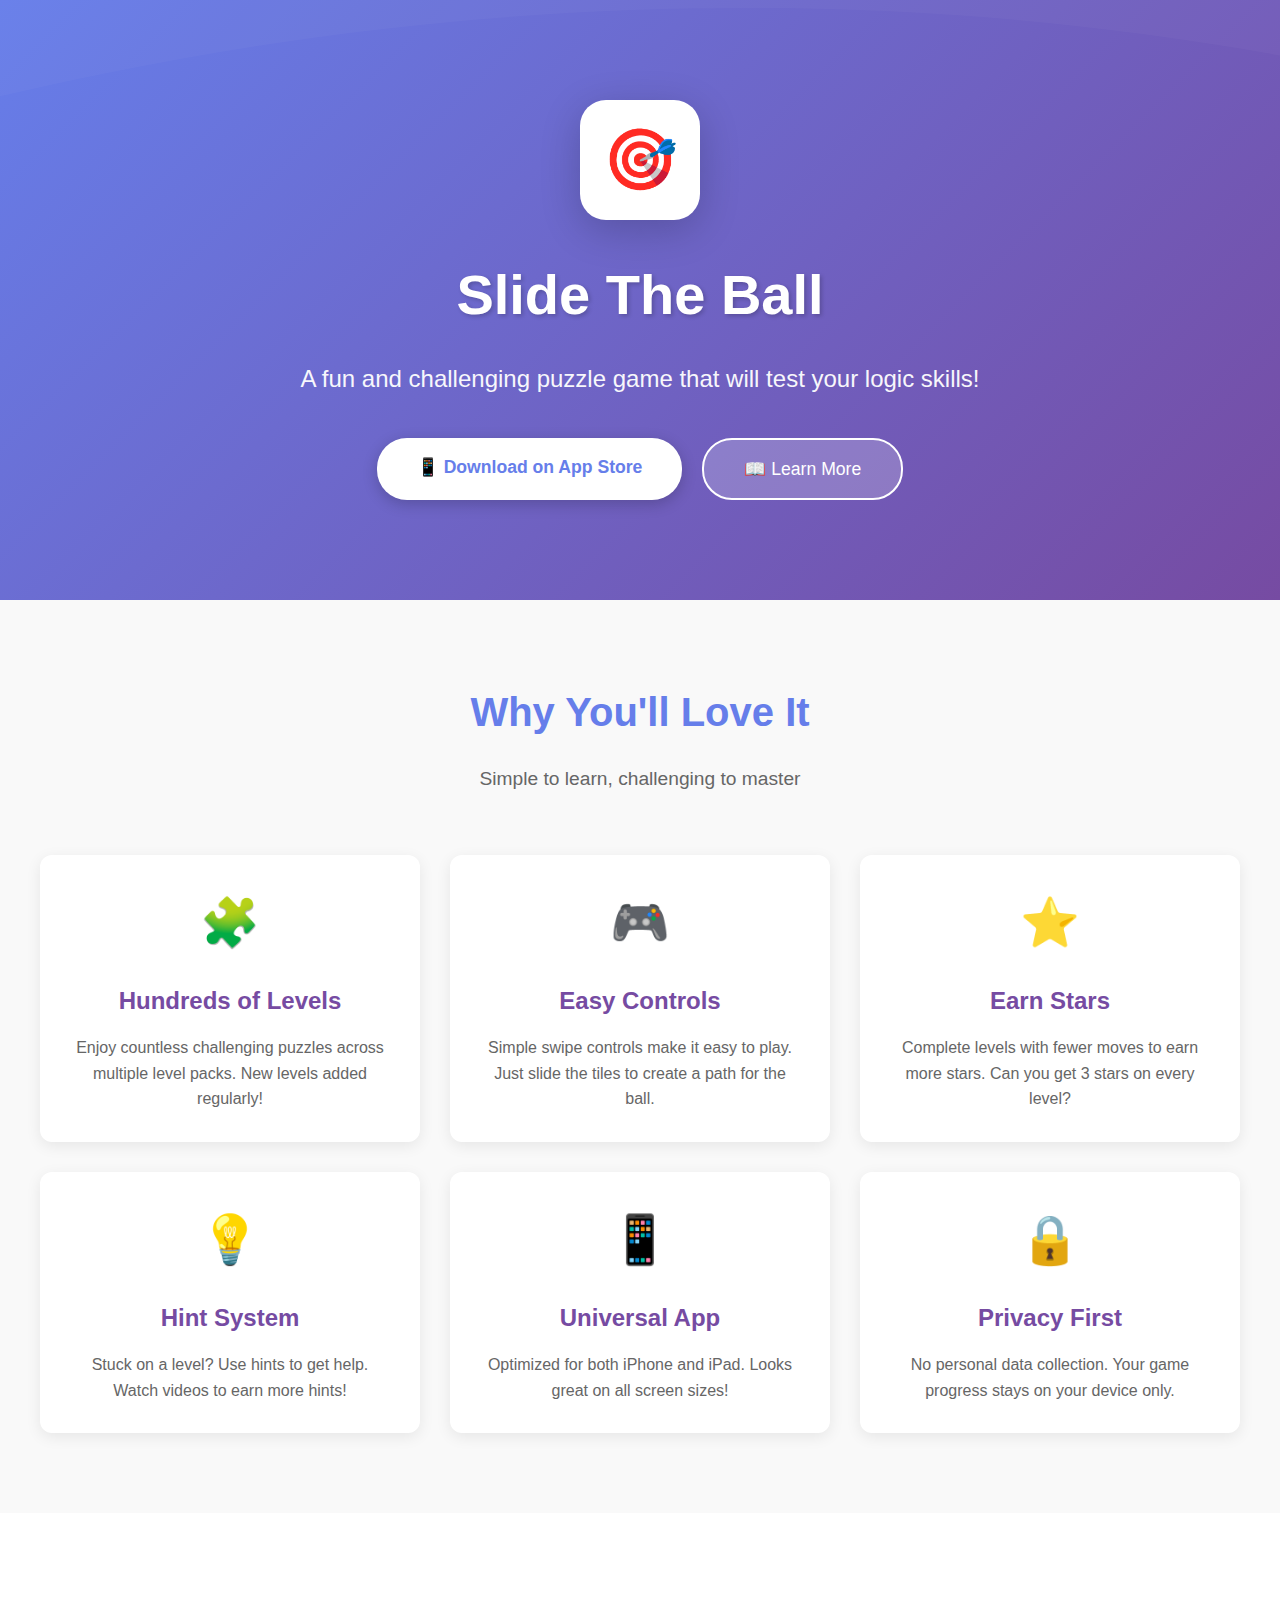
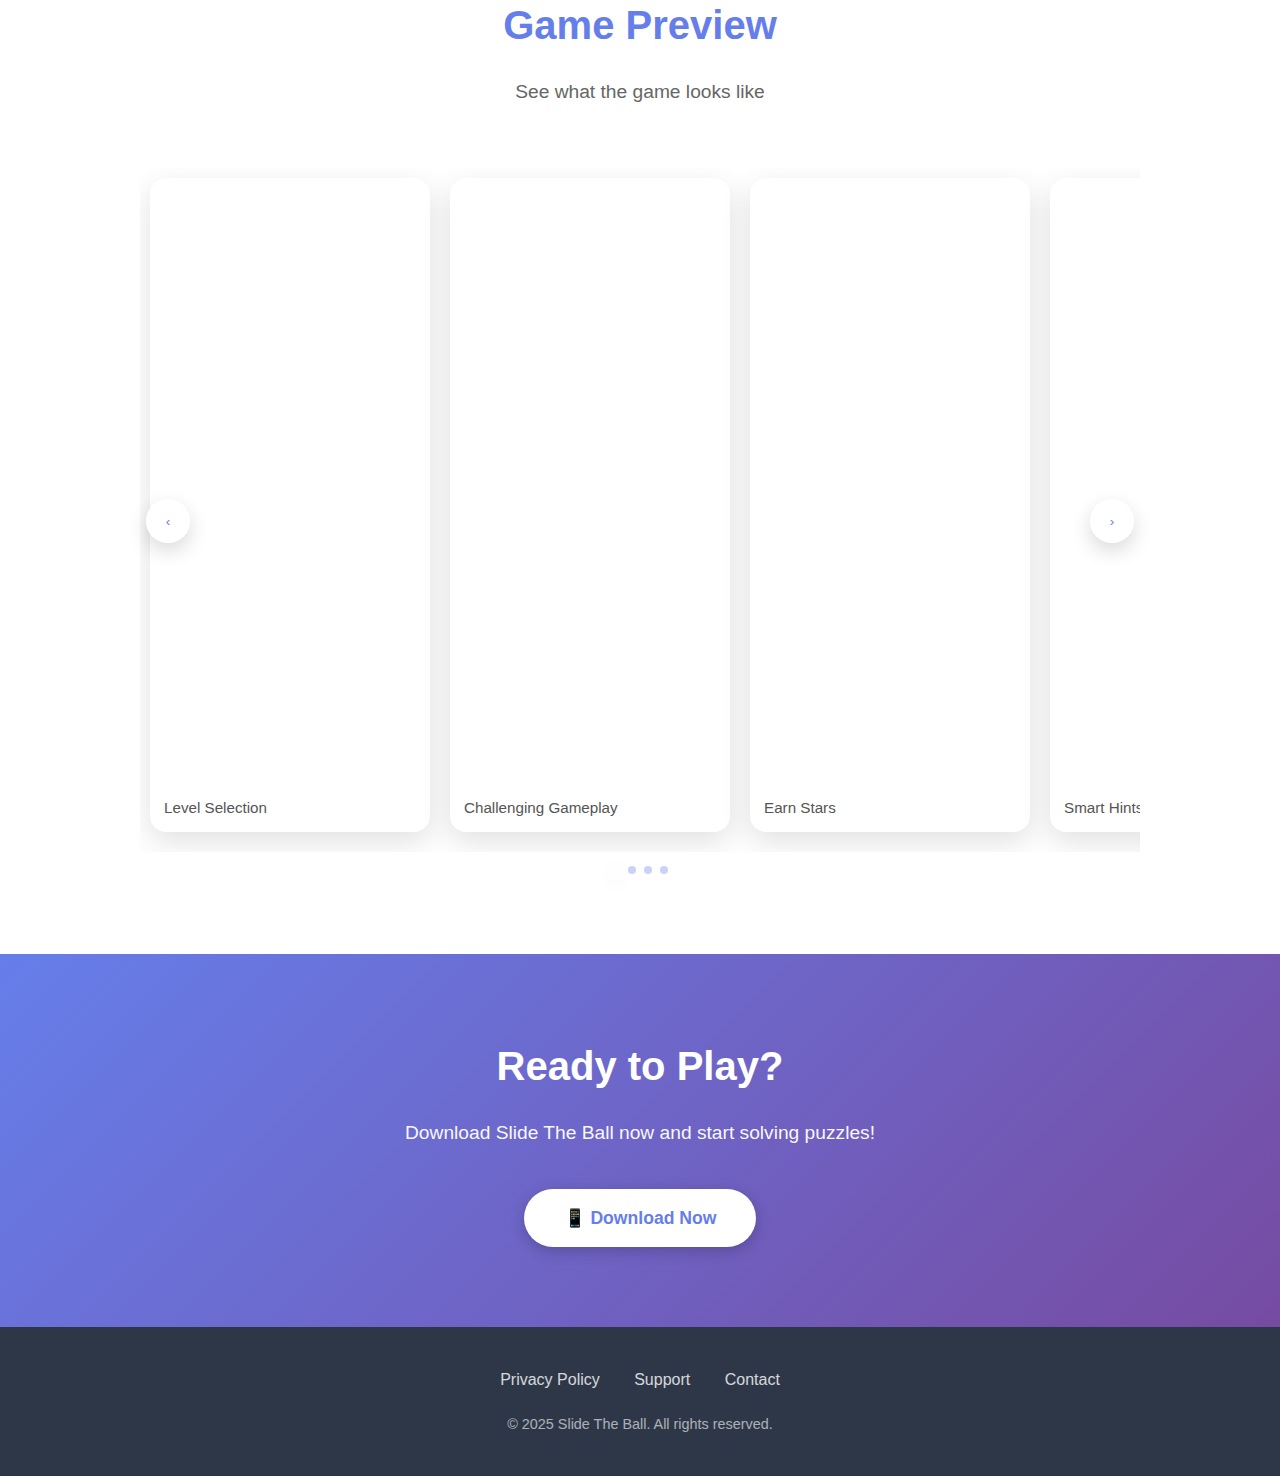
<file: public/slideball/index.html>
<!DOCTYPE html>
<html lang="en">
<head>
    <meta charset="UTF-8">
    <meta name="viewport" content="width=device-width, initial-scale=1.0">
    <meta name="description" content="Slide The Ball - A fun and challenging puzzle game. Slide tiles to create a path for the ball!">
    <meta name="keywords" content="puzzle game, slide the ball, brain game, logic puzzle, iOS game, mobile game">
    <title>Slide The Ball - Puzzle Game</title>
    <style>
        * {
            margin: 0;
            padding: 0;
            box-sizing: border-box;
        }
        
        body {
            font-family: -apple-system, BlinkMacSystemFont, 'Segoe UI', Roboto, Oxygen, Ubuntu, Cantarell, sans-serif;
            line-height: 1.6;
            color: #333;
            overflow-x: hidden;
        }
        
        /* Hero Section */
        .hero {
            background: linear-gradient(135deg, #667eea 0%, #764ba2 100%);
            color: white;
            text-align: center;
            padding: 100px 20px;
            position: relative;
            overflow: hidden;
        }
        
        .hero::before {
            content: '';
            position: absolute;
            top: 0;
            left: 0;
            right: 0;
            bottom: 0;
            background: url('data:image/svg+xml,<svg xmlns="http://www.w3.org/2000/svg" viewBox="0 0 1200 120"><path d="M321.39,56.44c58-10.79,114.16-30.13,172-41.86,82.39-16.72,168.19-17.73,250.45-.39C823.78,31,906.67,72,985.66,92.83c70.05,18.48,146.53,26.09,214.34,3V0H0V27.35A600.21,600.21,0,0,0,321.39,56.44Z" fill="rgba(255,255,255,0.1)"/></svg>') no-repeat bottom;
            background-size: cover;
            opacity: 0.3;
        }
        
        .hero-content {
            position: relative;
            z-index: 1;
            max-width: 800px;
            margin: 0 auto;
        }
        
        .app-icon {
            width: 120px;
            height: 120px;
            background: white;
            border-radius: 26px;
            margin: 0 auto 30px;
            display: flex;
            align-items: center;
            justify-content: center;
            font-size: 60px;
            box-shadow: 0 10px 40px rgba(0,0,0,0.2);
        }
        
        h1 {
            font-size: 3.5em;
            margin-bottom: 20px;
            text-shadow: 2px 2px 4px rgba(0,0,0,0.2);
        }
        
        .tagline {
            font-size: 1.5em;
            margin-bottom: 40px;
            opacity: 0.95;
        }
        
        .cta-buttons {
            display: flex;
            gap: 20px;
            justify-content: center;
            flex-wrap: wrap;
        }
        
        .btn {
            padding: 15px 40px;
            font-size: 1.1em;
            border: none;
            border-radius: 30px;
            cursor: pointer;
            text-decoration: none;
            display: inline-block;
            transition: transform 0.3s, box-shadow 0.3s;
        }
        
        .btn-primary {
            background: white;
            color: #667eea;
            font-weight: 600;
            box-shadow: 0 4px 15px rgba(0,0,0,0.2);
        }
        
        .btn-primary:hover {
            transform: translateY(-2px);
            box-shadow: 0 6px 20px rgba(0,0,0,0.3);
        }
        
        .btn-secondary {
            background: rgba(255,255,255,0.2);
            color: white;
            border: 2px solid white;
        }
        
        .btn-secondary:hover {
            background: rgba(255,255,255,0.3);
            transform: translateY(-2px);
        }
        
        /* Features Section */
        .features {
            padding: 80px 20px;
            background: #f9f9f9;
        }
        
        .container {
            max-width: 1200px;
            margin: 0 auto;
        }
        
        .section-title {
            text-align: center;
            font-size: 2.5em;
            margin-bottom: 20px;
            color: #667eea;
        }
        
        .section-subtitle {
            text-align: center;
            font-size: 1.2em;
            color: #666;
            margin-bottom: 60px;
        }
        
        .features-grid {
            display: grid;
            grid-template-columns: repeat(auto-fit, minmax(280px, 1fr));
            gap: 30px;
        }
        
        .feature-card {
            background: white;
            padding: 30px;
            border-radius: 12px;
            text-align: center;
            box-shadow: 0 4px 15px rgba(0,0,0,0.08);
            transition: transform 0.3s, box-shadow 0.3s;
        }
        
        .feature-card:hover {
            transform: translateY(-5px);
            box-shadow: 0 8px 25px rgba(0,0,0,0.15);
        }
        
        .feature-icon {
            font-size: 3em;
            margin-bottom: 20px;
        }
        
        .feature-card h3 {
            color: #764ba2;
            margin-bottom: 15px;
            font-size: 1.5em;
        }
        
        .feature-card p {
            color: #666;
            line-height: 1.6;
        }
        
        /* Screenshots Section */
        .screenshots {
            padding: 80px 20px;
            background: white;
        }
        
        .carousel {
            position: relative;
            max-width: 1000px;
            margin: 0 auto;
        }

        .screenshot-scroller {
            display: grid;
            grid-auto-flow: column;
            grid-auto-columns: minmax(280px, 32%);
            gap: 20px;
            overflow-x: auto;
            padding: 10px 10px 20px;
            scroll-snap-type: x mandatory;
            -webkit-overflow-scrolling: touch;
            scrollbar-width: thin;
        }

        .screenshot-scroller::-webkit-scrollbar {
            height: 8px;
        }

        .screenshot-scroller::-webkit-scrollbar-thumb {
            background: rgba(0,0,0,0.2);
            border-radius: 8px;
        }

        .screenshot-card {
            scroll-snap-align: center;
            background: #fff;
            border-radius: 16px;
            box-shadow: 0 10px 30px rgba(0,0,0,0.12);
            overflow: hidden;
            transition: transform 0.3s ease, box-shadow 0.3s ease;
        }

        .screenshot-card:hover {
            transform: translateY(-4px);
            box-shadow: 0 14px 40px rgba(0,0,0,0.18);
        }

        .screenshot-card img {
            width: 100%;
            height: auto;
            display: block;
        }

        .screenshot-caption {
            padding: 12px 14px;
            color: #555;
            font-size: 0.95em;
        }

        .carousel-nav {
            position: absolute;
            top: 50%;
            left: 0;
            right: 0;
            display: flex;
            justify-content: space-between;
            transform: translateY(-50%);
            pointer-events: none;
            padding: 0 6px;
        }

        .carousel-nav button {
            pointer-events: all;
            border: none;
            background: rgba(255,255,255,0.95);
            color: #667eea;
            width: 44px;
            height: 44px;
            border-radius: 50%;
            display: grid;
            place-items: center;
            box-shadow: 0 8px 20px rgba(0,0,0,0.15);
            cursor: pointer;
            transition: transform 0.2s ease, box-shadow 0.2s ease;
        }

        .carousel-nav button:hover {
            transform: scale(1.05);
            box-shadow: 0 10px 24px rgba(0,0,0,0.2);
        }

        .carousel-dots {
            display: flex;
            gap: 8px;
            justify-content: center;
            margin-top: 14px;
        }

        .carousel-dots .dot {
            width: 8px;
            height: 8px;
            border-radius: 50%;
            background: rgba(102,126,234,0.35);
            transition: background 0.2s ease, transform 0.2s ease;
        }

        .carousel-dots .dot.active {
            background: #ffffff;
            box-shadow: 0 0 0 6px rgba(255,255,255,0.35), 0 6px 16px rgba(0,0,0,0.1);
            transform: scale(1.1);
        }
        
        /* Download Section */
        .download {
            padding: 80px 20px;
            background: linear-gradient(135deg, #667eea 0%, #764ba2 100%);
            color: white;
            text-align: center;
        }
        
        .download h2 {
            font-size: 2.5em;
            margin-bottom: 20px;
        }
        
        .download p {
            font-size: 1.2em;
            margin-bottom: 40px;
            opacity: 0.95;
        }
        
        /* Footer */
        footer {
            background: #2d3748;
            color: white;
            padding: 40px 20px;
            text-align: center;
        }
        
        .footer-links {
            margin-bottom: 20px;
        }
        
        .footer-links a {
            color: white;
            text-decoration: none;
            margin: 0 15px;
            opacity: 0.8;
            transition: opacity 0.3s;
        }
        
        .footer-links a:hover {
            opacity: 1;
            text-decoration: underline;
        }
        
        .copyright {
            opacity: 0.6;
            font-size: 0.9em;
        }
        
        @media (max-width: 768px) {
            h1 {
                font-size: 2.5em;
            }
            
            .tagline {
                font-size: 1.2em;
            }
            
            .cta-buttons {
                flex-direction: column;
                align-items: center;
            }
            
            .btn {
                width: 100%;
                max-width: 300px;
            }
            
            .section-title {
                font-size: 2em;
            }

            .screenshot-scroller {
                grid-auto-columns: 85%;
            }
        }
    </style>
</head>
<body>
    <!-- Hero Section -->
    <section class="hero">
        <div class="hero-content">
            <div class="app-icon">🎯</div>
            <h1>Slide The Ball</h1>
            <p class="tagline">A fun and challenging puzzle game that will test your logic skills!</p>
            <div class="cta-buttons">
                <a href="https://apps.apple.com/app/id1265435372" class="btn btn-primary">📱 Download on App Store</a>
                <a href="support.html" class="btn btn-secondary">📖 Learn More</a>
            </div>
        </div>
    </section>

    <!-- Features Section -->
    <section class="features">
        <div class="container">
            <h2 class="section-title">Why You'll Love It</h2>
            <p class="section-subtitle">Simple to learn, challenging to master</p>
            
            <div class="features-grid">
                <div class="feature-card">
                    <div class="feature-icon">🧩</div>
                    <h3>Hundreds of Levels</h3>
                    <p>Enjoy countless challenging puzzles across multiple level packs. New levels added regularly!</p>
                </div>
                
                <div class="feature-card">
                    <div class="feature-icon">🎮</div>
                    <h3>Easy Controls</h3>
                    <p>Simple swipe controls make it easy to play. Just slide the tiles to create a path for the ball.</p>
                </div>
                
                <div class="feature-card">
                    <div class="feature-icon">⭐</div>
                    <h3>Earn Stars</h3>
                    <p>Complete levels with fewer moves to earn more stars. Can you get 3 stars on every level?</p>
                </div>
                
                <div class="feature-card">
                    <div class="feature-icon">💡</div>
                    <h3>Hint System</h3>
                    <p>Stuck on a level? Use hints to get help. Watch videos to earn more hints!</p>
                </div>
                
                <div class="feature-card">
                    <div class="feature-icon">📱</div>
                    <h3>Universal App</h3>
                    <p>Optimized for both iPhone and iPad. Looks great on all screen sizes!</p>
                </div>
                
                <div class="feature-card">
                    <div class="feature-icon">🔒</div>
                    <h3>Privacy First</h3>
                    <p>No personal data collection. Your game progress stays on your device only.</p>
                </div>
            </div>
        </div>
    </section>

    <!-- Screenshots Section -->
    <section class="screenshots">
        <div class="container">
            <h2 class="section-title">Game Preview</h2>
            <p class="section-subtitle">See what the game looks like</p>
            <div class="carousel">
                <div class="carousel-nav">
                    <button id="ss-prev" aria-label="Previous">‹</button>
                    <button id="ss-next" aria-label="Next">›</button>
                </div>
                <div class="screenshot-scroller" id="screenshot-scroller">
                    <figure class="screenshot-card">
                        <img src="images/Simulator%20Screenshot%20-%20iPhone%2011%20Pro%20Max%20-%202025-10-26%20at%2009.18.50.png" alt="Slide The Ball - Level Selection screen" loading="lazy" decoding="async">
                        <figcaption class="screenshot-caption">Level Selection</figcaption>
                    </figure>
                    <figure class="screenshot-card">
                        <img src="images/Simulator%20Screenshot%20-%20iPhone%2011%20Pro%20Max%20-%202025-10-26%20at%2009.19.01.png" alt="Slide The Ball - Gameplay puzzle in progress" loading="lazy" decoding="async">
                        <figcaption class="screenshot-caption">Challenging Gameplay</figcaption>
                    </figure>
                    <figure class="screenshot-card">
                        <img src="images/Simulator%20Screenshot%20-%20iPhone%2011%20Pro%20Max%20-%202025-10-26%20at%2009.19.05.png" alt="Slide The Ball - Completed level with stars" loading="lazy" decoding="async">
                        <figcaption class="screenshot-caption">Earn Stars</figcaption>
                    </figure>
                    <figure class="screenshot-card">
                        <img src="images/Simulator%20Screenshot%20-%20iPhone%2011%20Pro%20Max%20-%202025-10-26%20at%2009.19.11.png" alt="Slide The Ball - Hint feature UI" loading="lazy" decoding="async">
                        <figcaption class="screenshot-caption">Smart Hints</figcaption>
                    </figure>
                </div>
                <div class="carousel-dots" id="screenshot-dots"></div>
            </div>
        </div>
    </section>

    <!-- Download Section -->
    <section class="download">
        <div class="container">
            <h2>Ready to Play?</h2>
            <p>Download Slide The Ball now and start solving puzzles!</p>
            <a href="#" class="btn btn-primary" style="background: white; color: #667eea;">
                📱 Download Now
            </a>
        </div>
    </section>

    <!-- Footer -->
    <footer>
        <div class="footer-links">
            <a href="privacy-policy.html">Privacy Policy</a>
            <a href="support.html">Support</a>
            <a href="mailto:support@slidetheball.com">Contact</a>
        </div>
        <div class="copyright">
            &copy; 2025 Slide The Ball. All rights reserved.
        </div>
    </footer>
    <script>
        (function() {
            var scroller = document.getElementById('screenshot-scroller');
            if (!scroller) return;
            var prev = document.getElementById('ss-prev');
            var next = document.getElementById('ss-next');
            var dotsContainer = document.getElementById('screenshot-dots');
            var cards = Array.prototype.slice.call(scroller.querySelectorAll('.screenshot-card'));

            // Create dots
            cards.forEach(function() {
                var dot = document.createElement('span');
                dot.className = 'dot';
                dotsContainer.appendChild(dot);
            });
            if (dotsContainer.firstChild) dotsContainer.firstChild.classList.add('active');

            function updateActiveDot() {
                var scrollerRect = scroller.getBoundingClientRect();
                var leftEdge = scrollerRect.left;
                var activeIndex = 0;
                var minDelta = Infinity;
                cards.forEach(function(card, idx) {
                    var delta = Math.abs(card.getBoundingClientRect().left - leftEdge);
                    if (delta < minDelta) { minDelta = delta; activeIndex = idx; }
                });
                Array.prototype.forEach.call(dotsContainer.children, function(dot, i) {
                    if (i === activeIndex) dot.classList.add('active'); else dot.classList.remove('active');
                });
            }

            function scrollByAmount() {
                return Math.max(280, scroller.clientWidth * 0.9);
            }

            prev.addEventListener('click', function() {
                scroller.scrollBy({ left: -scrollByAmount(), behavior: 'smooth' });
            });

            next.addEventListener('click', function() {
                scroller.scrollBy({ left: scrollByAmount(), behavior: 'smooth' });
            });

            var scrollTimeout;
            scroller.addEventListener('scroll', function() {
                clearTimeout(scrollTimeout);
                scrollTimeout = setTimeout(updateActiveDot, 120);
            }, { passive: true });
        })();
    </script>
</body>
</html>
</file>
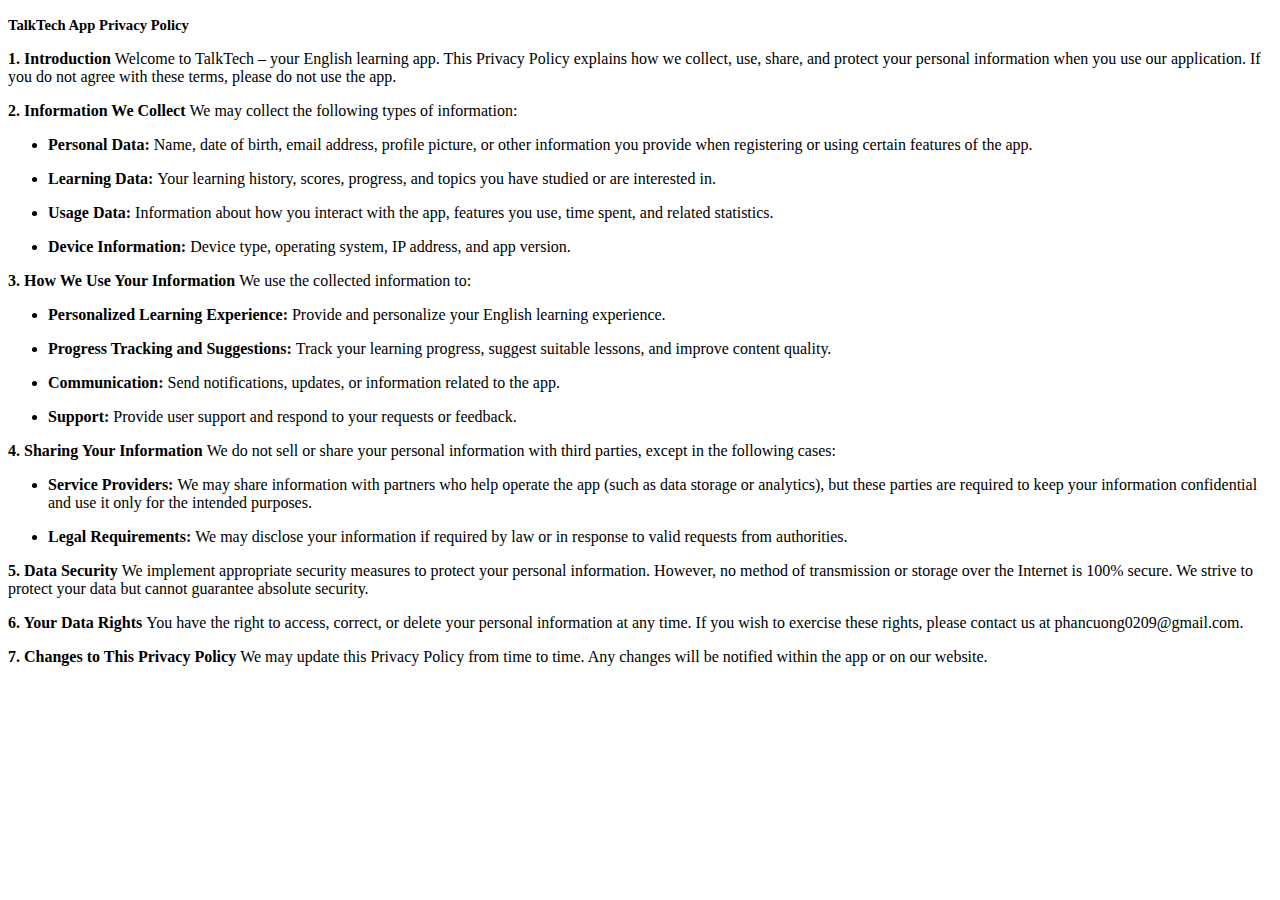
<file:  TalkTech-Privacy.html>
<!DOCTYPE html>
<html lang="en">
<head>
    <meta charset="UTF-8">
    <meta http-equiv="Content-Type" content="text/html; charset=UTF-8">
    <meta name="viewport" content="width=device-width, initial-scale=1.0">
    <title>TalkTech - Privacy Policy</title>
</head>
<body>

<div>
  <p><strong><span style="font-size:11pt;">TalkTech App Privacy Policy</span></strong></p>
  <p><strong><span style="font-size:12pt;">1. Introduction</span></strong><span style="font-size:12pt;">&nbsp;Welcome to TalkTech – your English learning app. This Privacy Policy explains how we collect, use, share, and protect your personal information when you use our application. If you do not agree with these terms, please do not use the app.</span></p>
  <p><strong><span style="font-size:12pt;">2. Information We Collect</span></strong><span style="font-size:12pt;">&nbsp;We may collect the following types of information:</span></p>
  <ul>
    <li style="list-style-type:disc;font-size:12pt;">
      <p><strong><span style="font-size:12pt;">Personal Data:</span></strong><span style="font-size:12pt;">&nbsp;Name, date of birth, email address, profile picture, or other information you provide when registering or using certain features of the app.</span></p>
    </li>
    <li style="list-style-type:disc;font-size:12pt;">
      <p><strong><span style="font-size:12pt;">Learning Data:</span></strong><span style="font-size:12pt;">&nbsp;Your learning history, scores, progress, and topics you have studied or are interested in.</span></p>
    </li>
    <li style="list-style-type:disc;font-size:12pt;">
      <p><strong><span style="font-size:12pt;">Usage Data:</span></strong><span style="font-size:12pt;">&nbsp;Information about how you interact with the app, features you use, time spent, and related statistics.</span></p>
    </li>
    <li style="list-style-type:disc;font-size:12pt;">
      <p><strong><span style="font-size:12pt;">Device Information:</span></strong><span style="font-size:12pt;">&nbsp;Device type, operating system, IP address, and app version.</span></p>
    </li>
  </ul>
  <p><strong><span style="font-size:12pt;">3. How We Use Your Information</span></strong><span style="font-size:12pt;">&nbsp;We use the collected information to:</span></p>
  <ul>
    <li style="list-style-type:disc;font-size:12pt;">
      <p><strong><span style="font-size:12pt;">Personalized Learning Experience:</span></strong><span style="font-size:12pt;">&nbsp;Provide and personalize your English learning experience.</span></p>
    </li>
    <li style="list-style-type:disc;font-size:12pt;">
      <p><strong><span style="font-size:12pt;">Progress Tracking and Suggestions:</span></strong><span style="font-size:12pt;">&nbsp;Track your learning progress, suggest suitable lessons, and improve content quality.</span></p>
    </li>
    <li style="list-style-type:disc;font-size:12pt;">
      <p><strong><span style="font-size:12pt;">Communication:</span></strong><span style="font-size:12pt;">&nbsp;Send notifications, updates, or information related to the app.</span></p>
    </li>
    <li style="list-style-type:disc;font-size:12pt;">
      <p><strong><span style="font-size:12pt;">Support:</span></strong><span style="font-size:12pt;">&nbsp;Provide user support and respond to your requests or feedback.</span></p>
    </li>
  </ul>
  <p><strong><span style="font-size:12pt;">4. Sharing Your Information</span></strong><span style="font-size:12pt;">&nbsp;We do not sell or share your personal information with third parties, except in the following cases:</span></p>
  <ul>
    <li style="list-style-type:disc;font-size:12pt;">
      <p><strong><span style="font-size:12pt;">Service Providers:</span></strong><span style="font-size:12pt;">&nbsp;We may share information with partners who help operate the app (such as data storage or analytics), but these parties are required to keep your information confidential and use it only for the intended purposes.</span></p>
    </li>
    <li style="list-style-type:disc;font-size:12pt;">
      <p><strong><span style="font-size:12pt;">Legal Requirements:</span></strong><span style="font-size:12pt;">&nbsp;We may disclose your information if required by law or in response to valid requests from authorities.</span></p>
    </li>
  </ul>
  <p><strong><span style="font-size:12pt;">5. Data Security</span></strong><span style="font-size:12pt;">&nbsp;We implement appropriate security measures to protect your personal information. However, no method of transmission or storage over the Internet is 100% secure. We strive to protect your data but cannot guarantee absolute security.</span></p>
  <p><strong><span style="font-size:12pt;">6. Your Data Rights</span></strong><span style="font-size:12pt;">&nbsp;You have the right to access, correct, or delete your personal information at any time. If you wish to exercise these rights, please contact us at phancuong0209@gmail.com.</span></p>
  <p><strong><span style="font-size:12pt;">7. Changes to This Privacy Policy</span></strong><span style="font-size:12pt;">&nbsp;We may update this Privacy Policy from time to time. Any changes will be notified within the app or on our website.</span></p>
</div>

</body>
</html>
</file>
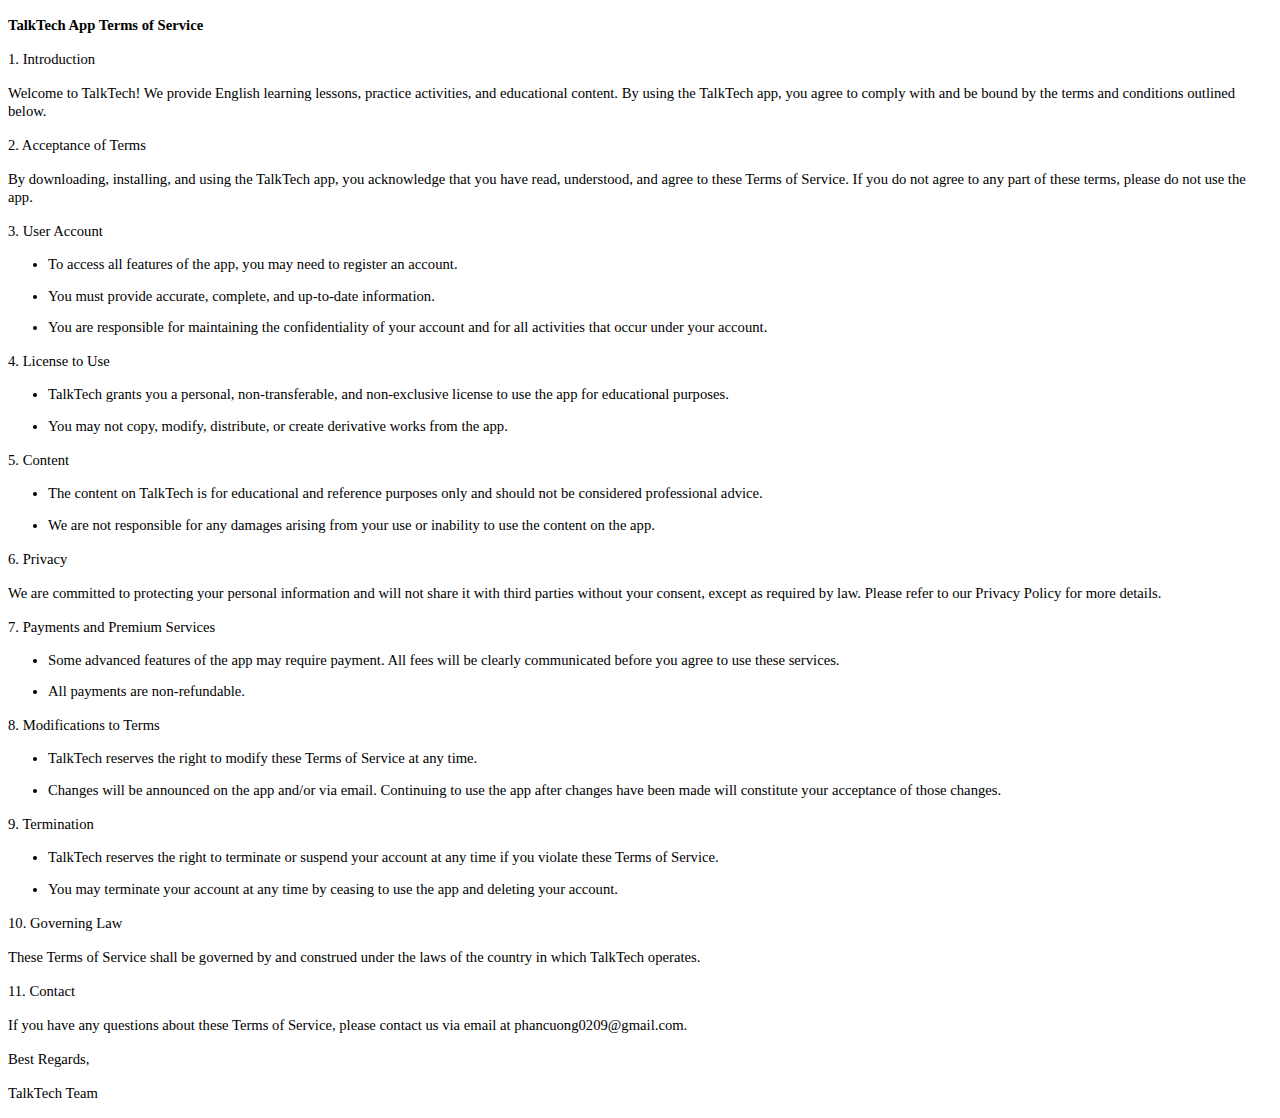
<file: TalkTech-Term.html>
<!DOCTYPE html>
<html lang="en">
<head>
    <meta charset="UTF-8">
    <meta http-equiv="Content-Type" content="text/html; charset=UTF-8">
    <meta name="viewport" content="width=device-width, initial-scale=1.0">
    <title>TalkTech - Terms of Service</title>
</head>
<body>

<div>
  <p><strong><span style="font-size:11pt;">TalkTech App Terms of Service</span></strong></p>
  
  <p><span style="font-size:11pt;">1. Introduction</span></p>
  
  <p><span style="font-size:11pt;">Welcome to TalkTech! We provide English learning lessons, practice activities, and educational content. By using the TalkTech app, you agree to comply with and be bound by the terms and conditions outlined below.</span></p>
  
  <p><span style="font-size:11pt;">2. Acceptance of Terms</span></p>
  
  <p><span style="font-size:11pt;">By downloading, installing, and using the TalkTech app, you acknowledge that you have read, understood, and agree to these Terms of Service. If you do not agree to any part of these terms, please do not use the app.</span></p>
  
  <p><span style="font-size:11pt;">3. User Account</span></p>
  
  <ul>
    <li style="list-style-type:disc;font-size:11pt;">
      <p><span style="font-size:11pt;">To access all features of the app, you may need to register an account.</span></p>
    </li>
    <li style="list-style-type:disc;font-size:11pt;">
      <p><span style="font-size:11pt;">You must provide accurate, complete, and up-to-date information.</span></p>
    </li>
    <li style="list-style-type:disc;font-size:11pt;">
      <p><span style="font-size:11pt;">You are responsible for maintaining the confidentiality of your account and for all activities that occur under your account.</span></p>
    </li>
  </ul>
  
  <p><span style="font-size:11pt;">4. License to Use</span></p>
  
  <ul>
    <li style="list-style-type:disc;font-size:11pt;">
      <p><span style="font-size:11pt;">TalkTech grants you a personal, non-transferable, and non-exclusive license to use the app for educational purposes.</span></p>
    </li>
    <li style="list-style-type:disc;font-size:11pt;">
      <p><span style="font-size:11pt;">You may not copy, modify, distribute, or create derivative works from the app.</span></p>
    </li>
  </ul>
  
  <p><span style="font-size:11pt;">5. Content</span></p>
  
  <ul>
    <li style="list-style-type:disc;font-size:11pt;">
      <p><span style="font-size:11pt;">The content on TalkTech is for educational and reference purposes only and should not be considered professional advice.</span></p>
    </li>
    <li style="list-style-type:disc;font-size:11pt;">
      <p><span style="font-size:11pt;">We are not responsible for any damages arising from your use or inability to use the content on the app.</span></p>
    </li>
  </ul>
  
  <p><span style="font-size:11pt;">6. Privacy</span></p>
  
  <p><span style="font-size:11pt;">We are committed to protecting your personal information and will not share it with third parties without your consent, except as required by law. Please refer to our Privacy Policy for more details.</span></p>
  
  <p><span style="font-size:11pt;">7. Payments and Premium Services</span></p>
  
  <ul>
    <li style="list-style-type:disc;font-size:11pt;">
      <p><span style="font-size:11pt;">Some advanced features of the app may require payment. All fees will be clearly communicated before you agree to use these services.</span></p>
    </li>
    <li style="list-style-type:disc;font-size:11pt;">
      <p><span style="font-size:11pt;">All payments are non-refundable.</span></p>
    </li>
  </ul>
  
  <p><span style="font-size:11pt;">8. Modifications to Terms</span></p>
  
  <ul>
    <li style="list-style-type:disc;font-size:11pt;">
      <p><span style="font-size:11pt;">TalkTech reserves the right to modify these Terms of Service at any time.</span></p>
    </li>
    <li style="list-style-type:disc;font-size:11pt;">
      <p><span style="font-size:11pt;">Changes will be announced on the app and/or via email. Continuing to use the app after changes have been made will constitute your acceptance of those changes.</span></p>
    </li>
  </ul>
  
  <p><span style="font-size:11pt;">9. Termination</span></p>
  
  <ul>
    <li style="list-style-type:disc;font-size:11pt;">
      <p><span style="font-size:11pt;">TalkTech reserves the right to terminate or suspend your account at any time if you violate these Terms of Service.</span></p>
    </li>
    <li style="list-style-type:disc;font-size:11pt;">
      <p><span style="font-size:11pt;">You may terminate your account at any time by ceasing to use the app and deleting your account.</span></p>
    </li>
  </ul>
  
  <p><span style="font-size:11pt;">10. Governing Law</span></p>
  
  <p><span style="font-size:11pt;">These Terms of Service shall be governed by and construed under the laws of the country in which TalkTech operates.</span></p>
  
  <p><span style="font-size:11pt;">11. Contact</span></p>
  
  <p><span style="font-size:11pt;">If you have any questions about these Terms of Service, please contact us via email at phancuong0209@gmail.com.</span></p>
  
  <p><span style="font-size:11pt;">Best Regards,</span></p>
  <p><span style="font-size:11pt;">TalkTech Team</span></p>
</div>

</body>
</html>
</file>
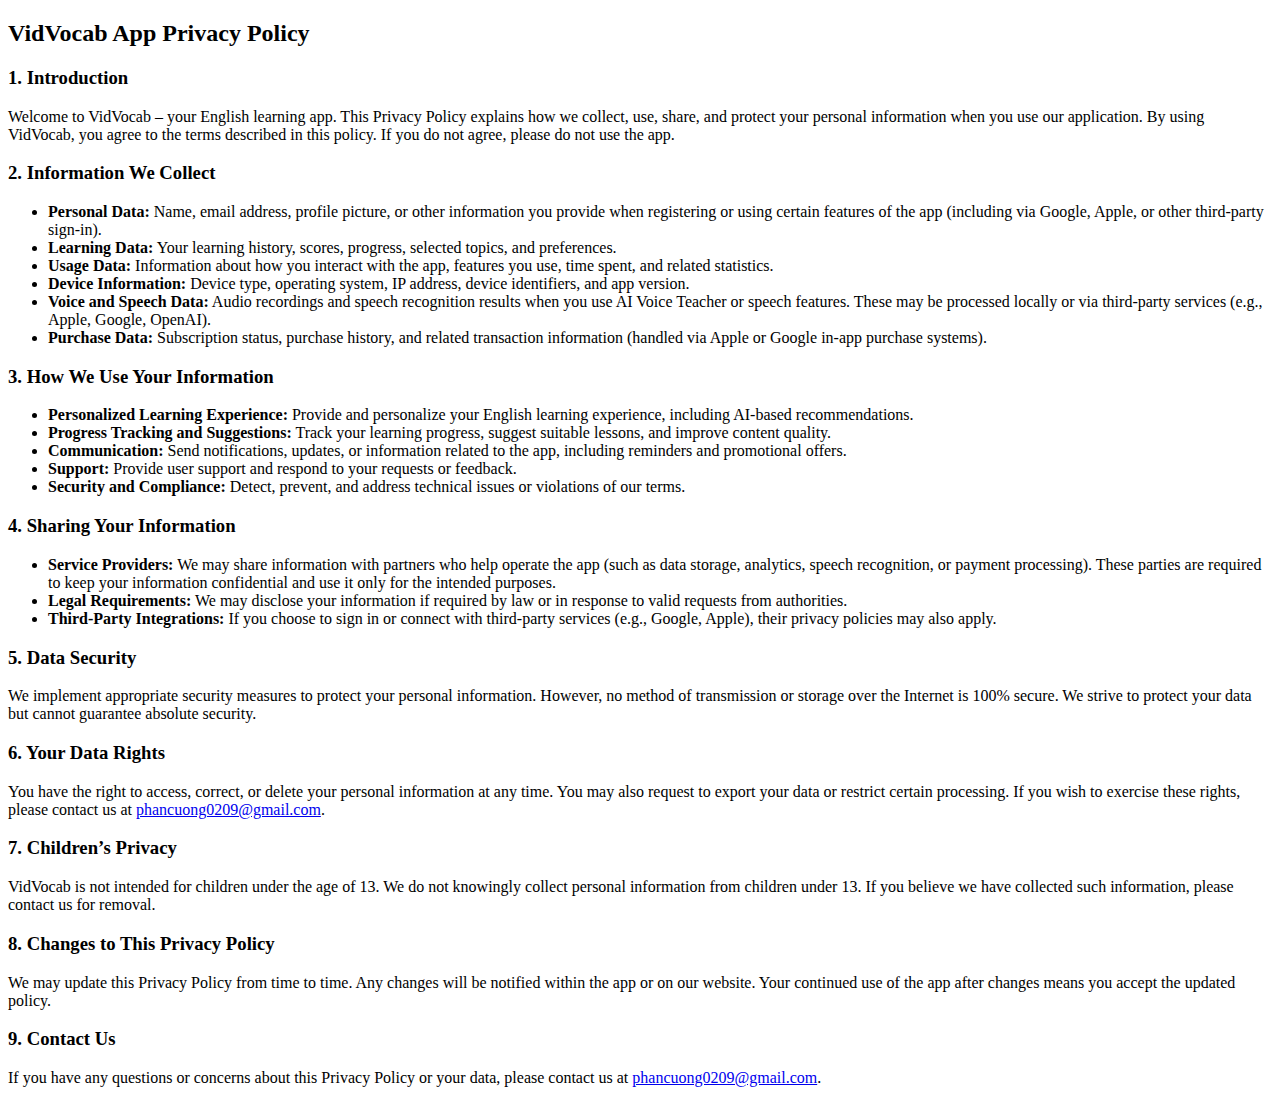
<file: public/privacy.html>
<!DOCTYPE html>
<html lang="en">
<head>
    <meta charset="UTF-8">
    <meta http-equiv="Content-Type" content="text/html; charset=UTF-8">
    <meta name="viewport" content="width=device-width, initial-scale=1.0">
    <title>VidVocab - Privacy Policy</title>
</head>
<body>

  <div>
    <h2>VidVocab App Privacy Policy</h2>

    <h3>1. Introduction</h3>
    <p>
      Welcome to VidVocab – your English learning app. This Privacy Policy explains how we collect, use, share, and protect your personal information when you use our application. By using VidVocab, you agree to the terms described in this policy. If you do not agree, please do not use the app.
    </p>

    <h3>2. Information We Collect</h3>
    <ul>
      <li>
        <strong>Personal Data:</strong> Name, email address, profile picture, or other information you provide when registering or using certain features of the app (including via Google, Apple, or other third-party sign-in).
      </li>
      <li>
        <strong>Learning Data:</strong> Your learning history, scores, progress, selected topics, and preferences.
      </li>
      <li>
        <strong>Usage Data:</strong> Information about how you interact with the app, features you use, time spent, and related statistics.
      </li>
      <li>
        <strong>Device Information:</strong> Device type, operating system, IP address, device identifiers, and app version.
      </li>
      <li>
        <strong>Voice and Speech Data:</strong> Audio recordings and speech recognition results when you use AI Voice Teacher or speech features. These may be processed locally or via third-party services (e.g., Apple, Google, OpenAI).
      </li>
      <li>
        <strong>Purchase Data:</strong> Subscription status, purchase history, and related transaction information (handled via Apple or Google in-app purchase systems).
      </li>
    </ul>

    <h3>3. How We Use Your Information</h3>
    <ul>
      <li>
        <strong>Personalized Learning Experience:</strong> Provide and personalize your English learning experience, including AI-based recommendations.
      </li>
      <li>
        <strong>Progress Tracking and Suggestions:</strong> Track your learning progress, suggest suitable lessons, and improve content quality.
      </li>
      <li>
        <strong>Communication:</strong> Send notifications, updates, or information related to the app, including reminders and promotional offers.
      </li>
      <li>
        <strong>Support:</strong> Provide user support and respond to your requests or feedback.
      </li>
      <li>
        <strong>Security and Compliance:</strong> Detect, prevent, and address technical issues or violations of our terms.
      </li>
    </ul>

    <h3>4. Sharing Your Information</h3>
    <ul>
      <li>
        <strong>Service Providers:</strong> We may share information with partners who help operate the app (such as data storage, analytics, speech recognition, or payment processing). These parties are required to keep your information confidential and use it only for the intended purposes.
      </li>
      <li>
        <strong>Legal Requirements:</strong> We may disclose your information if required by law or in response to valid requests from authorities.
      </li>
      <li>
        <strong>Third-Party Integrations:</strong> If you choose to sign in or connect with third-party services (e.g., Google, Apple), their privacy policies may also apply.
      </li>
    </ul>

    <h3>5. Data Security</h3>
    <p>
      We implement appropriate security measures to protect your personal information. However, no method of transmission or storage over the Internet is 100% secure. We strive to protect your data but cannot guarantee absolute security.
    </p>

    <h3>6. Your Data Rights</h3>
    <p>
      You have the right to access, correct, or delete your personal information at any time. You may also request to export your data or restrict certain processing. If you wish to exercise these rights, please contact us at <a href="mailto:phancuong0209@gmail.com">phancuong0209@gmail.com</a>.
    </p>

    <h3>7. Children’s Privacy</h3>
    <p>
      VidVocab is not intended for children under the age of 13. We do not knowingly collect personal information from children under 13. If you believe we have collected such information, please contact us for removal.
    </p>

    <h3>8. Changes to This Privacy Policy</h3>
    <p>
      We may update this Privacy Policy from time to time. Any changes will be notified within the app or on our website. Your continued use of the app after changes means you accept the updated policy.
    </p>

    <h3>9. Contact Us</h3>
    <p>
      If you have any questions or concerns about this Privacy Policy or your data, please contact us at <a href="mailto:phancuong0209@gmail.com">phancuong0209@gmail.com</a>.
    </p>
  </div>

</body>
</html>
</file>
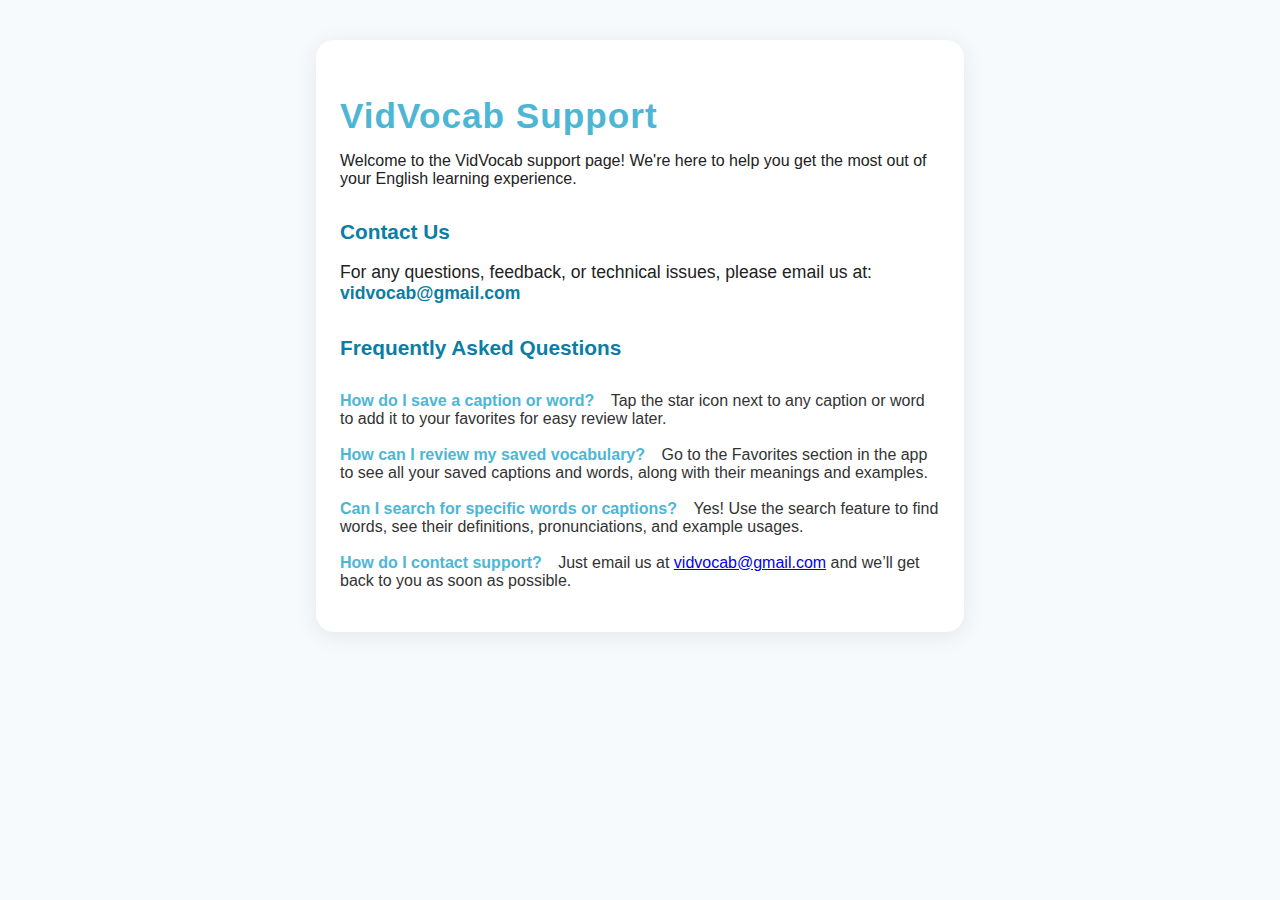
<file: public/support.html>
<!DOCTYPE html>
<html lang="en">
<head>
  <meta charset="UTF-8">
  <title>VidVocab Support</title>
  <meta name="viewport" content="width=device-width, initial-scale=1.0">
  <style>
    body {
      background: #f7fafc;
      font-family: 'Segoe UI', Arial, sans-serif;
      margin: 0;
      padding: 0;
      color: #222;
    }
    .container {
      max-width: 600px;
      margin: 40px auto;
      background: #fff;
      border-radius: 18px;
      box-shadow: 0 4px 24px rgba(0,0,0,0.08);
      padding: 32px 24px 24px 24px;
    }
    h1 {
      color: #4eb6d5;
      margin-bottom: 8px;
      font-size: 2.2em;
      letter-spacing: 1px;
    }
    h2 {
      color: #0a7ea4;
      margin-top: 32px;
      font-size: 1.3em;
    }
    .contact {
      margin: 18px 0;
      font-size: 1.1em;
    }
    .contact a {
      color: #0a7ea4;
      text-decoration: none;
      font-weight: bold;
    }
    .faq {
      margin-top: 32px;
    }
    .faq-item {
      margin-bottom: 18px;
    }
    .faq-q {
      font-weight: bold;
      color: #4eb6d5;
    }
    .faq-a {
      margin-left: 12px;
      color: #333;
    }
    @media (max-width: 700px) {
      .container { padding: 16px 4px; }
      h1 { font-size: 1.5em; }
    }
  </style>
</head>
<body>
  <div class="container">
    <h1>VidVocab Support</h1>
    <p>Welcome to the VidVocab support page! We're here to help you get the most out of your English learning experience.</p>
    
    <h2>Contact Us</h2>
    <div class="contact">
      For any questions, feedback, or technical issues, please email us at:<br>
      <a href="mailto:vidvocab@gmail.com">vidvocab@gmail.com</a>
    </div>
    
    <h2>Frequently Asked Questions</h2>
    <div class="faq">
      <div class="faq-item">
        <span class="faq-q">How do I save a caption or word?</span>
        <span class="faq-a">Tap the star icon next to any caption or word to add it to your favorites for easy review later.</span>
      </div>
      <div class="faq-item">
        <span class="faq-q">How can I review my saved vocabulary?</span>
        <span class="faq-a">Go to the Favorites section in the app to see all your saved captions and words, along with their meanings and examples.</span>
      </div>
      <div class="faq-item">
        <span class="faq-q">Can I search for specific words or captions?</span>
        <span class="faq-a">Yes! Use the search feature to find words, see their definitions, pronunciations, and example usages.</span>
      </div>
      <div class="faq-item">
        <span class="faq-q">How do I contact support?</span>
        <span class="faq-a">Just email us at <a href=\"mailto:vidvocab@gmail.com\">vidvocab@gmail.com</a> and we’ll get back to you as soon as possible.</span>
      </div>
    </div>
  </div>
</body>
</html>
</file>
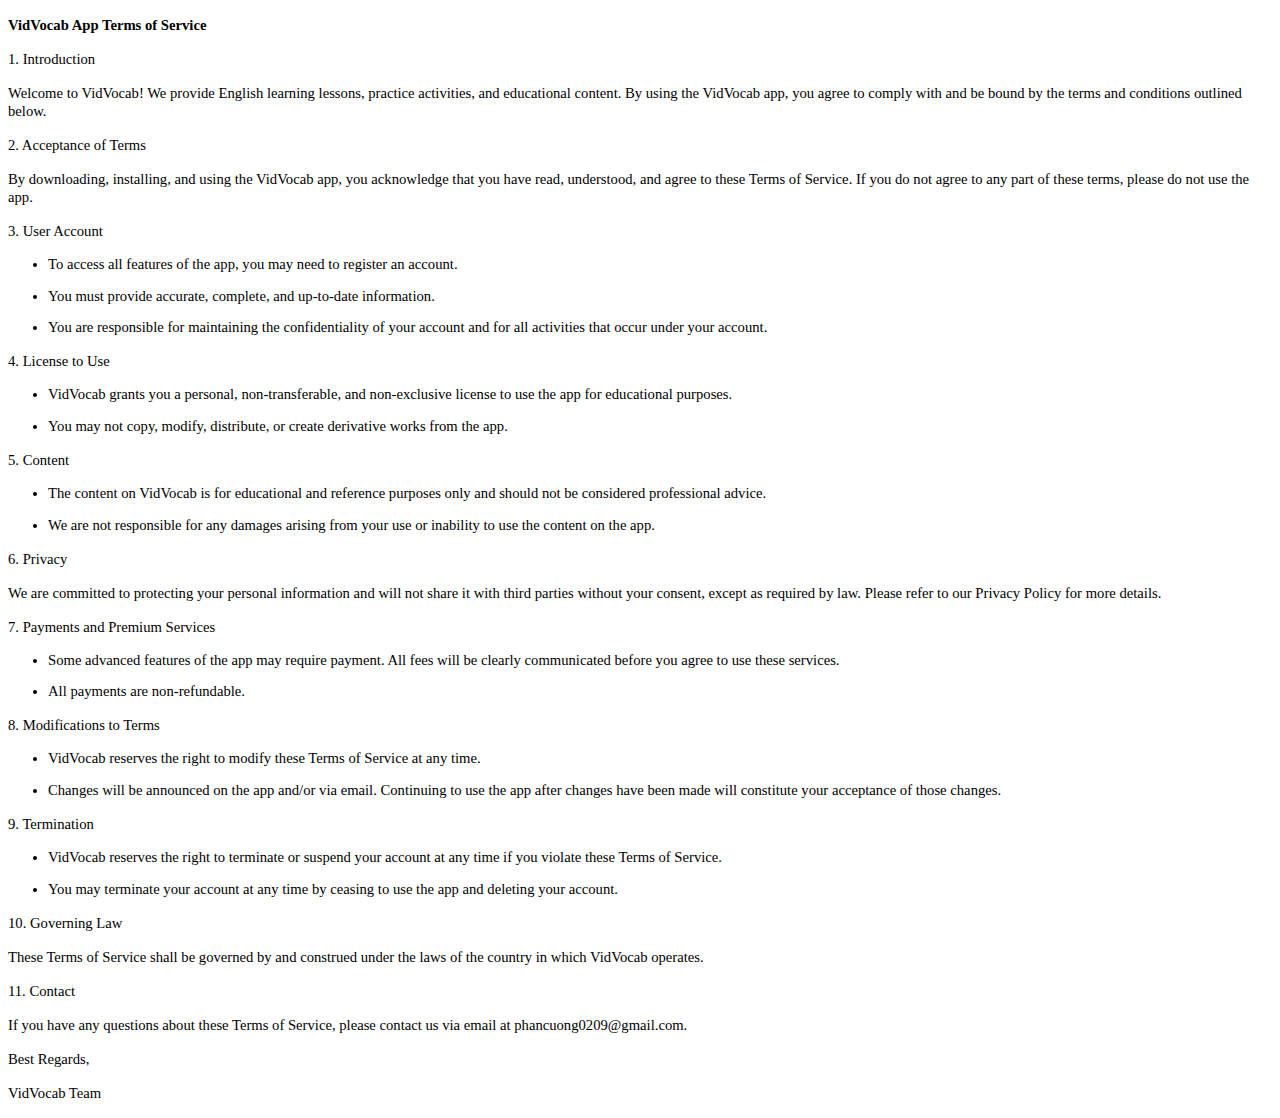
<file: public/term.html>
<!DOCTYPE html>
<html lang="en">
<head>
    <meta charset="UTF-8">
    <meta http-equiv="Content-Type" content="text/html; charset=UTF-8">
    <meta name="viewport" content="width=device-width, initial-scale=1.0">
    <title>VidVocab - Terms of Service</title>
</head>
<body>

<div>
  <p><strong><span style="font-size:11pt;">VidVocab App Terms of Service</span></strong></p>
  
  <p><span style="font-size:11pt;">1. Introduction</span></p>
  
  <p><span style="font-size:11pt;">Welcome to VidVocab! We provide English learning lessons, practice activities, and educational content. By using the VidVocab app, you agree to comply with and be bound by the terms and conditions outlined below.</span></p>
  
  <p><span style="font-size:11pt;">2. Acceptance of Terms</span></p>
  
  <p><span style="font-size:11pt;">By downloading, installing, and using the VidVocab app, you acknowledge that you have read, understood, and agree to these Terms of Service. If you do not agree to any part of these terms, please do not use the app.</span></p>
  
  <p><span style="font-size:11pt;">3. User Account</span></p>
  
  <ul>
    <li style="list-style-type:disc;font-size:11pt;">
      <p><span style="font-size:11pt;">To access all features of the app, you may need to register an account.</span></p>
    </li>
    <li style="list-style-type:disc;font-size:11pt;">
      <p><span style="font-size:11pt;">You must provide accurate, complete, and up-to-date information.</span></p>
    </li>
    <li style="list-style-type:disc;font-size:11pt;">
      <p><span style="font-size:11pt;">You are responsible for maintaining the confidentiality of your account and for all activities that occur under your account.</span></p>
    </li>
  </ul>
  
  <p><span style="font-size:11pt;">4. License to Use</span></p>
  
  <ul>
    <li style="list-style-type:disc;font-size:11pt;">
      <p><span style="font-size:11pt;">VidVocab grants you a personal, non-transferable, and non-exclusive license to use the app for educational purposes.</span></p>
    </li>
    <li style="list-style-type:disc;font-size:11pt;">
      <p><span style="font-size:11pt;">You may not copy, modify, distribute, or create derivative works from the app.</span></p>
    </li>
  </ul>
  
  <p><span style="font-size:11pt;">5. Content</span></p>
  
  <ul>
    <li style="list-style-type:disc;font-size:11pt;">
      <p><span style="font-size:11pt;">The content on VidVocab is for educational and reference purposes only and should not be considered professional advice.</span></p>
    </li>
    <li style="list-style-type:disc;font-size:11pt;">
      <p><span style="font-size:11pt;">We are not responsible for any damages arising from your use or inability to use the content on the app.</span></p>
    </li>
  </ul>
  
  <p><span style="font-size:11pt;">6. Privacy</span></p>
  
  <p><span style="font-size:11pt;">We are committed to protecting your personal information and will not share it with third parties without your consent, except as required by law. Please refer to our Privacy Policy for more details.</span></p>
  
  <p><span style="font-size:11pt;">7. Payments and Premium Services</span></p>
  
  <ul>
    <li style="list-style-type:disc;font-size:11pt;">
      <p><span style="font-size:11pt;">Some advanced features of the app may require payment. All fees will be clearly communicated before you agree to use these services.</span></p>
    </li>
    <li style="list-style-type:disc;font-size:11pt;">
      <p><span style="font-size:11pt;">All payments are non-refundable.</span></p>
    </li>
  </ul>
  
  <p><span style="font-size:11pt;">8. Modifications to Terms</span></p>
  
  <ul>
    <li style="list-style-type:disc;font-size:11pt;">
      <p><span style="font-size:11pt;">VidVocab reserves the right to modify these Terms of Service at any time.</span></p>
    </li>
    <li style="list-style-type:disc;font-size:11pt;">
      <p><span style="font-size:11pt;">Changes will be announced on the app and/or via email. Continuing to use the app after changes have been made will constitute your acceptance of those changes.</span></p>
    </li>
  </ul>
  
  <p><span style="font-size:11pt;">9. Termination</span></p>
  
  <ul>
    <li style="list-style-type:disc;font-size:11pt;">
      <p><span style="font-size:11pt;">VidVocab reserves the right to terminate or suspend your account at any time if you violate these Terms of Service.</span></p>
    </li>
    <li style="list-style-type:disc;font-size:11pt;">
      <p><span style="font-size:11pt;">You may terminate your account at any time by ceasing to use the app and deleting your account.</span></p>
    </li>
  </ul>
  
  <p><span style="font-size:11pt;">10. Governing Law</span></p>
  
  <p><span style="font-size:11pt;">These Terms of Service shall be governed by and construed under the laws of the country in which VidVocab operates.</span></p>
  
  <p><span style="font-size:11pt;">11. Contact</span></p>
  
  <p><span style="font-size:11pt;">If you have any questions about these Terms of Service, please contact us via email at phancuong0209@gmail.com.</span></p>
  
  <p><span style="font-size:11pt;">Best Regards,</span></p>
  <p><span style="font-size:11pt;">VidVocab Team</span></p>
</div>

</body>
</html>
</file>
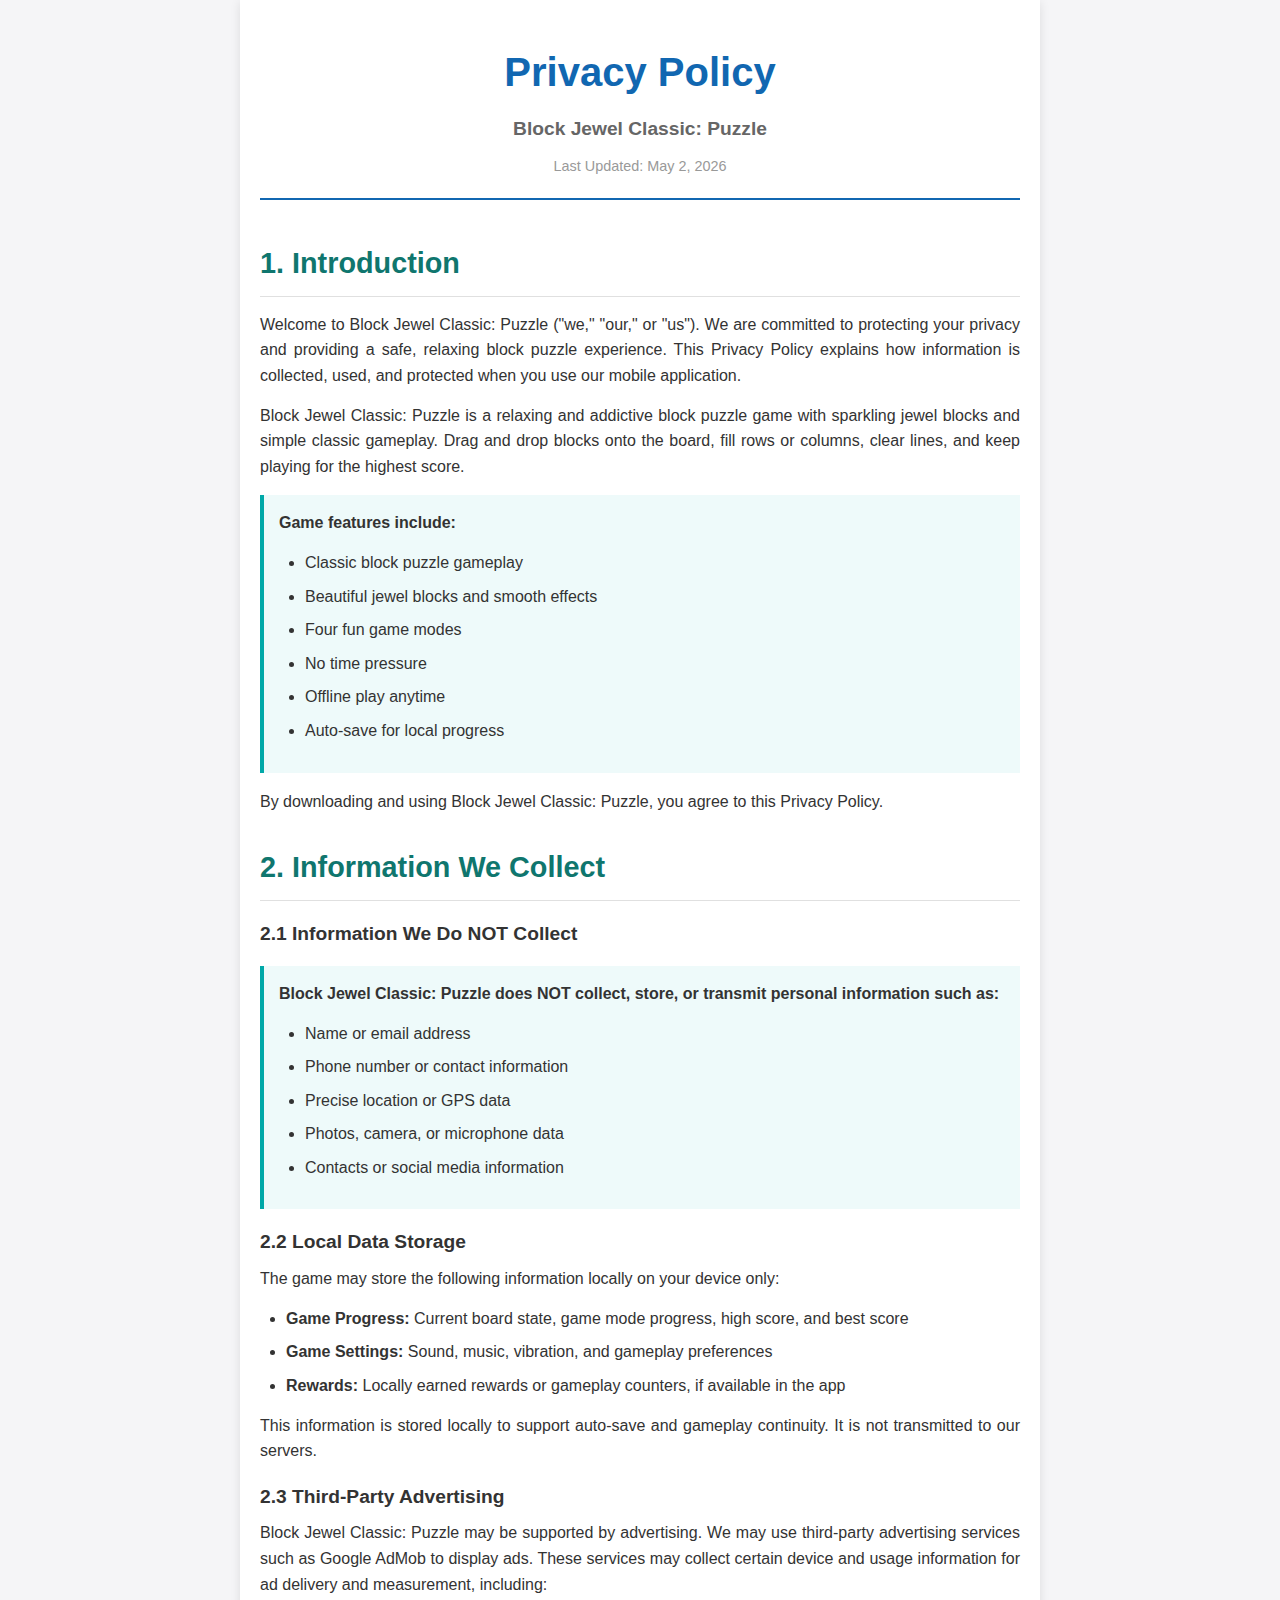
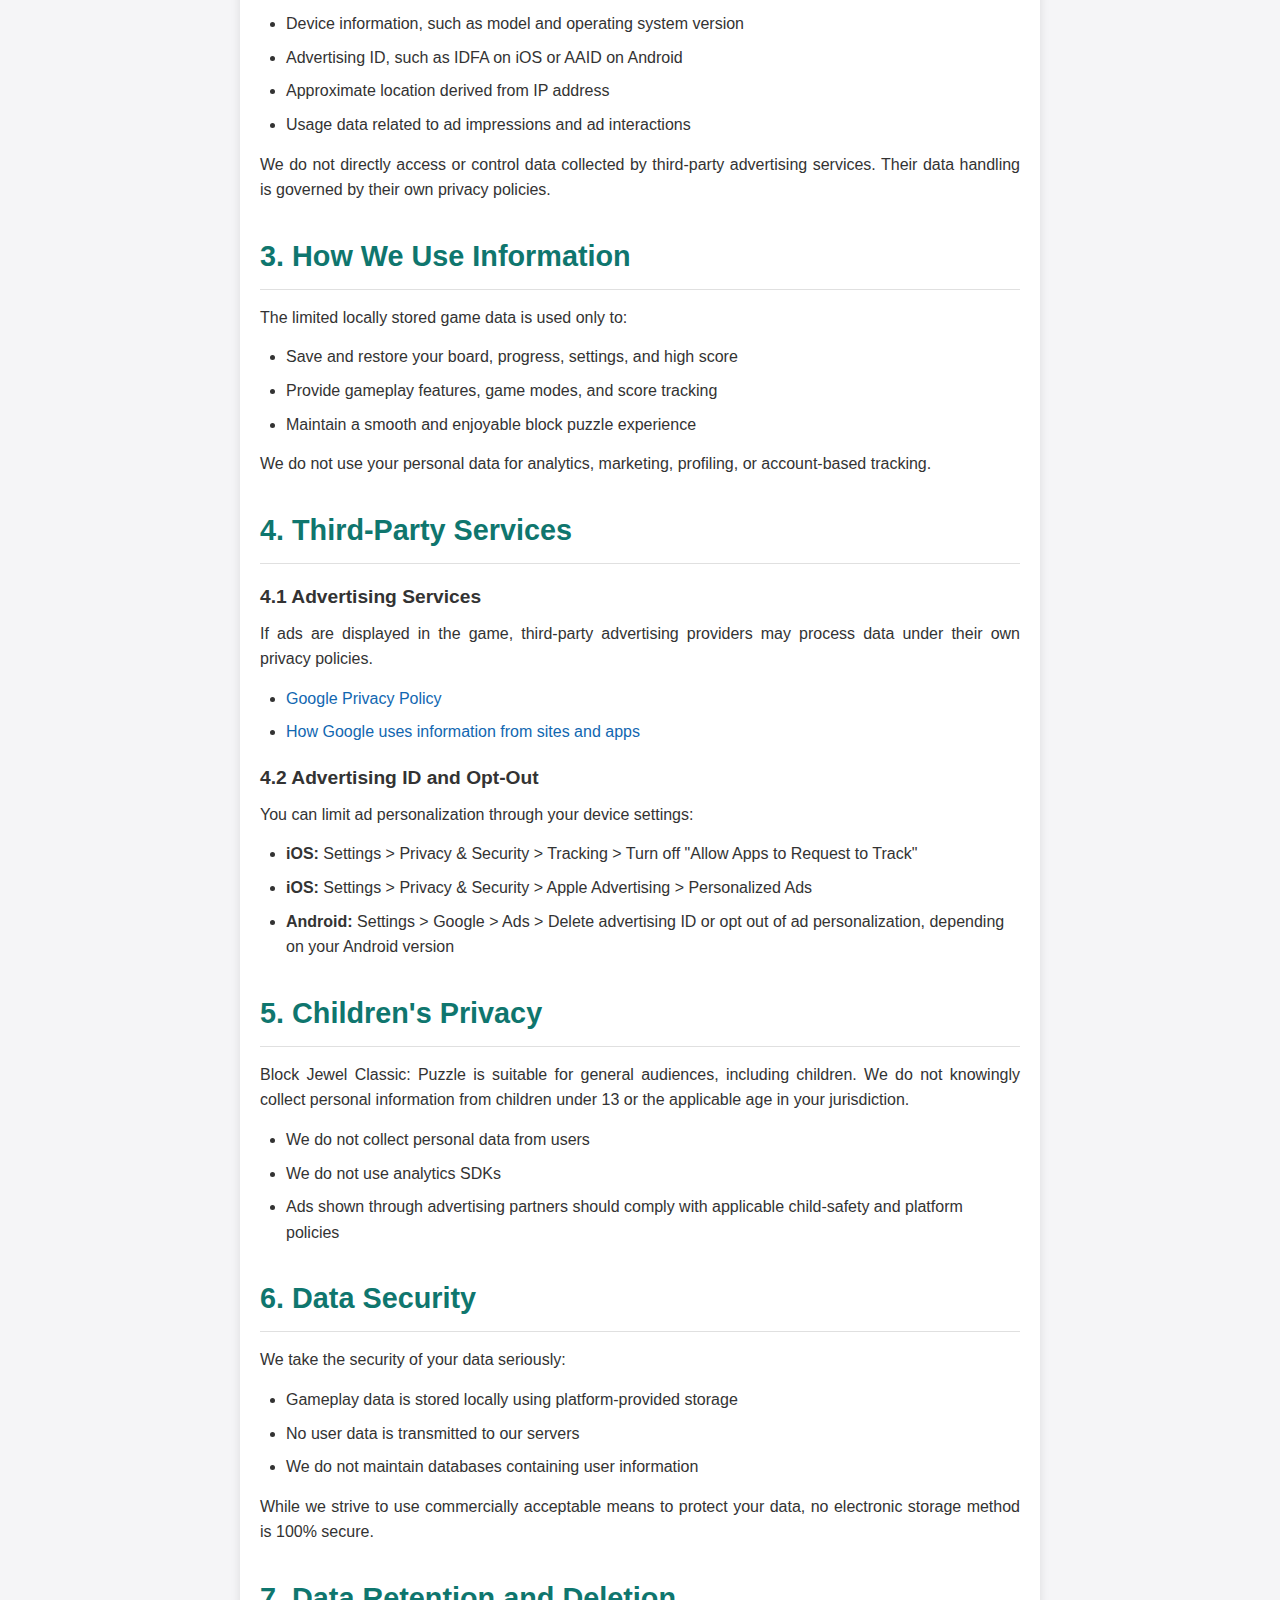
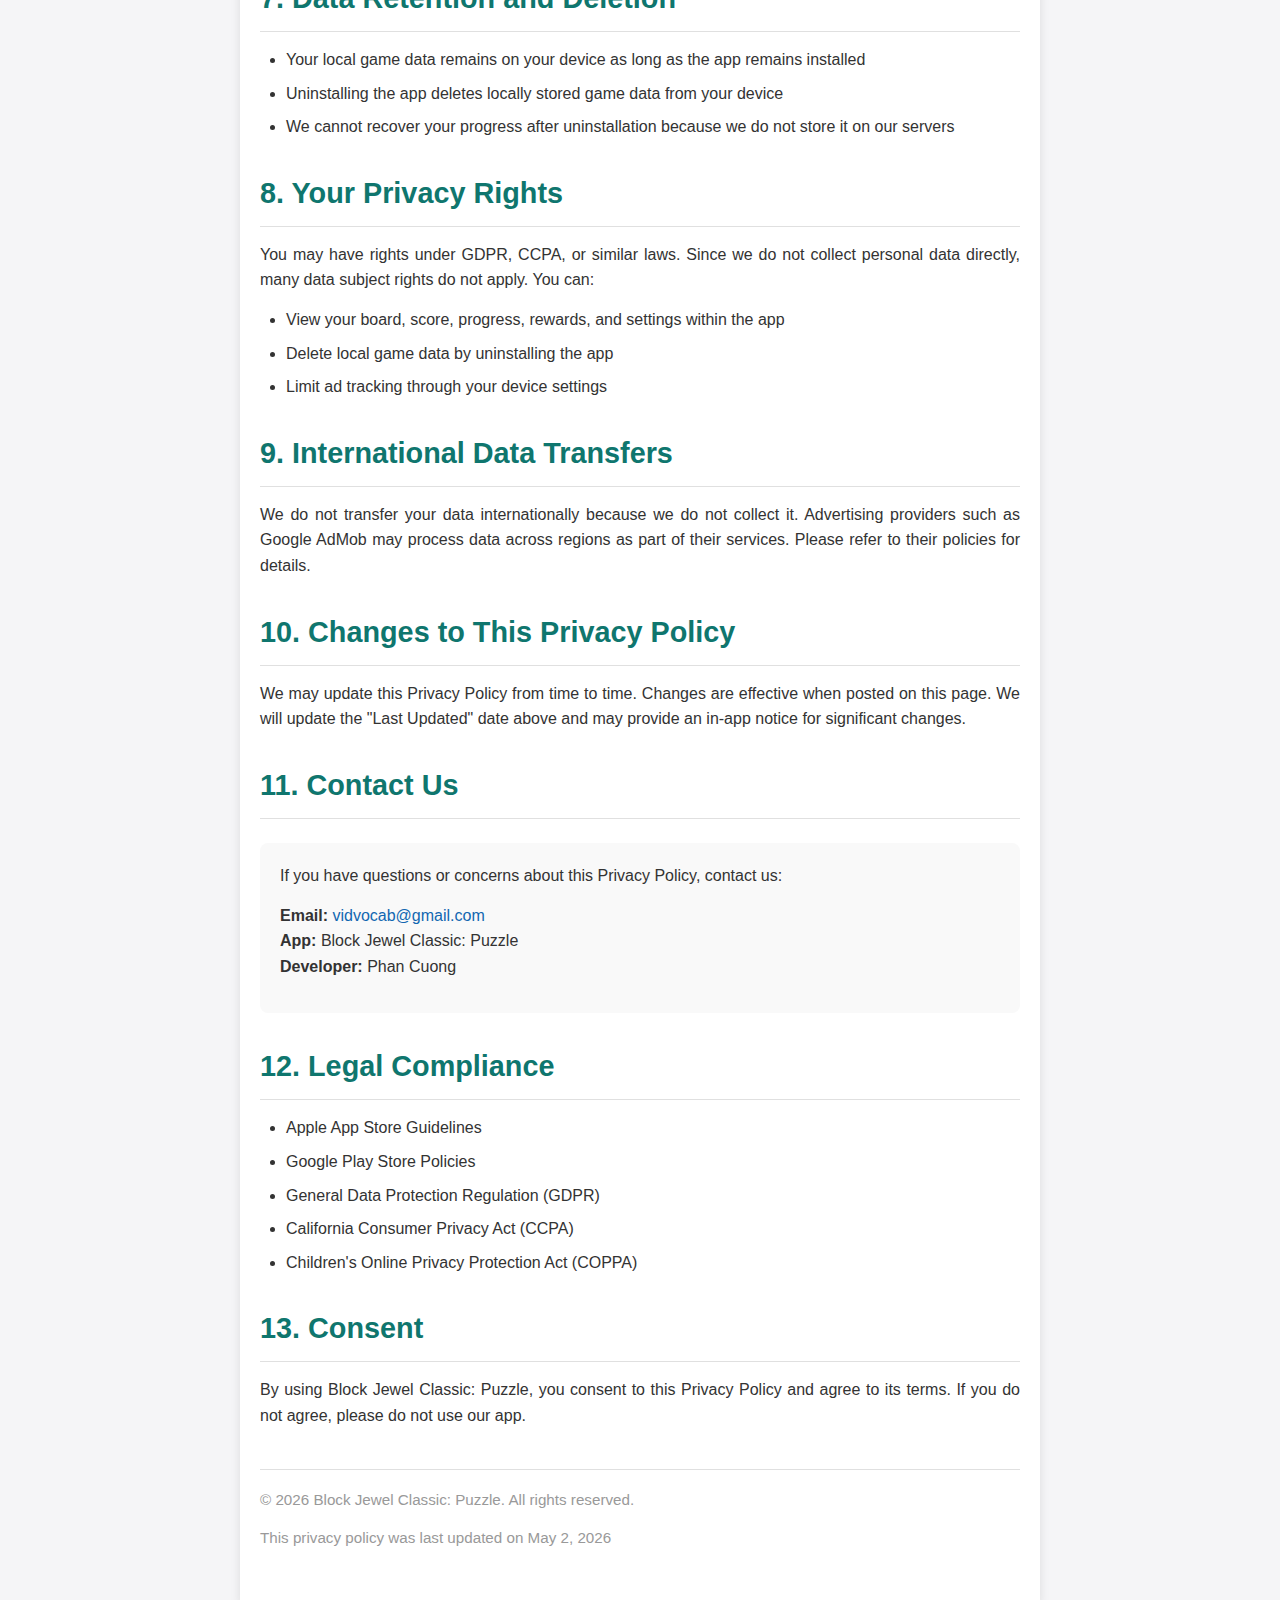
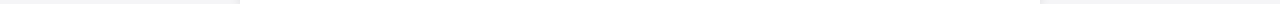
<file: public/blockjewel/privacy.html>
<!DOCTYPE html>
<html lang="en">
<head>
    <meta charset="UTF-8">
    <meta name="viewport" content="width=device-width, initial-scale=1.0">
    <meta name="description" content="Privacy Policy for Block Jewel Classic: Puzzle. Learn what data is collected, how local game data is used, and your privacy choices.">
    <title>Privacy Policy - Block Jewel Classic: Puzzle</title>
    <style>
        * {
            margin: 0;
            padding: 0;
            box-sizing: border-box;
        }

        body {
            font-family: -apple-system, BlinkMacSystemFont, "Segoe UI", Roboto, Oxygen, Ubuntu, Cantarell, sans-serif;
            line-height: 1.6;
            color: #333;
            background: #f5f5f7;
        }

        .container {
            max-width: 800px;
            margin: 0 auto;
            padding: 40px 20px;
            background: #fff;
            box-shadow: 0 2px 10px rgba(0, 0, 0, 0.1);
        }

        header {
            text-align: center;
            margin-bottom: 40px;
            padding-bottom: 20px;
            border-bottom: 2px solid #1167b1;
        }

        h1 {
            font-size: 2.5em;
            color: #1167b1;
            margin-bottom: 10px;
            font-weight: 800;
        }

        .app-name {
            font-size: 1.2em;
            color: #666;
            font-weight: 600;
        }

        .last-updated {
            font-size: 0.9em;
            color: #999;
            margin-top: 10px;
        }

        h2 {
            color: #0f766e;
            font-size: 1.8em;
            margin-top: 30px;
            margin-bottom: 15px;
            padding-bottom: 10px;
            border-bottom: 1px solid #e0e0e0;
        }

        h3 {
            color: #333;
            font-size: 1.2em;
            margin-top: 18px;
            margin-bottom: 8px;
        }

        p {
            margin-bottom: 14px;
            text-align: justify;
        }

        ul,
        ol {
            margin-left: 26px;
            margin-bottom: 14px;
        }

        li {
            margin-bottom: 8px;
        }

        .highlight {
            background: #eefafa;
            padding: 15px;
            border-left: 4px solid #00a8a8;
            margin: 16px 0;
        }

        .contact-info {
            background: #f9f9f9;
            padding: 20px;
            border-radius: 8px;
            margin-top: 24px;
        }

        a {
            color: #1167b1;
            text-decoration: none;
        }

        a:hover {
            text-decoration: underline;
        }

        footer {
            text-align: center;
            margin-top: 40px;
            padding-top: 18px;
            border-top: 1px solid #e0e0e0;
            color: #999;
            font-size: 0.95em;
        }

        @media (max-width: 600px) {
            .container {
                padding: 24px 16px;
            }

            h1 {
                font-size: 2em;
            }

            h2 {
                font-size: 1.5em;
            }
        }
    </style>
</head>
<body>
    <div class="container">
        <header>
            <h1>Privacy Policy</h1>
            <div class="app-name">Block Jewel Classic: Puzzle</div>
            <div class="last-updated">Last Updated: May 2, 2026</div>
        </header>

        <section>
            <h2>1. Introduction</h2>
            <p>
                Welcome to Block Jewel Classic: Puzzle ("we," "our," or "us"). We are committed to protecting your privacy and providing a safe, relaxing block puzzle experience. This Privacy Policy explains how information is collected, used, and protected when you use our mobile application.
            </p>
            <p>
                Block Jewel Classic: Puzzle is a relaxing and addictive block puzzle game with sparkling jewel blocks and simple classic gameplay. Drag and drop blocks onto the board, fill rows or columns, clear lines, and keep playing for the highest score.
            </p>
            <div class="highlight">
                <p><strong>Game features include:</strong></p>
                <ul>
                    <li>Classic block puzzle gameplay</li>
                    <li>Beautiful jewel blocks and smooth effects</li>
                    <li>Four fun game modes</li>
                    <li>No time pressure</li>
                    <li>Offline play anytime</li>
                    <li>Auto-save for local progress</li>
                </ul>
            </div>
            <p>
                By downloading and using Block Jewel Classic: Puzzle, you agree to this Privacy Policy.
            </p>
        </section>

        <section>
            <h2>2. Information We Collect</h2>

            <h3>2.1 Information We Do NOT Collect</h3>
            <div class="highlight">
                <p><strong>Block Jewel Classic: Puzzle does NOT collect, store, or transmit personal information such as:</strong></p>
                <ul>
                    <li>Name or email address</li>
                    <li>Phone number or contact information</li>
                    <li>Precise location or GPS data</li>
                    <li>Photos, camera, or microphone data</li>
                    <li>Contacts or social media information</li>
                </ul>
            </div>

            <h3>2.2 Local Data Storage</h3>
            <p>The game may store the following information locally on your device only:</p>
            <ul>
                <li><strong>Game Progress:</strong> Current board state, game mode progress, high score, and best score</li>
                <li><strong>Game Settings:</strong> Sound, music, vibration, and gameplay preferences</li>
                <li><strong>Rewards:</strong> Locally earned rewards or gameplay counters, if available in the app</li>
            </ul>
            <p>
                This information is stored locally to support auto-save and gameplay continuity. It is not transmitted to our servers.
            </p>

            <h3>2.3 Third-Party Advertising</h3>
            <p>
                Block Jewel Classic: Puzzle may be supported by advertising. We may use third-party advertising services such as Google AdMob to display ads. These services may collect certain device and usage information for ad delivery and measurement, including:
            </p>
            <ul>
                <li>Device information, such as model and operating system version</li>
                <li>Advertising ID, such as IDFA on iOS or AAID on Android</li>
                <li>Approximate location derived from IP address</li>
                <li>Usage data related to ad impressions and ad interactions</li>
            </ul>
            <p>
                We do not directly access or control data collected by third-party advertising services. Their data handling is governed by their own privacy policies.
            </p>
        </section>

        <section>
            <h2>3. How We Use Information</h2>
            <p>The limited locally stored game data is used only to:</p>
            <ul>
                <li>Save and restore your board, progress, settings, and high score</li>
                <li>Provide gameplay features, game modes, and score tracking</li>
                <li>Maintain a smooth and enjoyable block puzzle experience</li>
            </ul>
            <p>
                We do not use your personal data for analytics, marketing, profiling, or account-based tracking.
            </p>
        </section>

        <section>
            <h2>4. Third-Party Services</h2>

            <h3>4.1 Advertising Services</h3>
            <p>If ads are displayed in the game, third-party advertising providers may process data under their own privacy policies.</p>
            <ul>
                <li><a href="https://policies.google.com/privacy" target="_blank" rel="noopener">Google Privacy Policy</a></li>
                <li><a href="https://policies.google.com/technologies/partner-sites" target="_blank" rel="noopener">How Google uses information from sites and apps</a></li>
            </ul>

            <h3>4.2 Advertising ID and Opt-Out</h3>
            <p>You can limit ad personalization through your device settings:</p>
            <ul>
                <li><strong>iOS:</strong> Settings &gt; Privacy &amp; Security &gt; Tracking &gt; Turn off "Allow Apps to Request to Track"</li>
                <li><strong>iOS:</strong> Settings &gt; Privacy &amp; Security &gt; Apple Advertising &gt; Personalized Ads</li>
                <li><strong>Android:</strong> Settings &gt; Google &gt; Ads &gt; Delete advertising ID or opt out of ad personalization, depending on your Android version</li>
            </ul>
        </section>

        <section>
            <h2>5. Children's Privacy</h2>
            <p>Block Jewel Classic: Puzzle is suitable for general audiences, including children. We do not knowingly collect personal information from children under 13 or the applicable age in your jurisdiction.</p>
            <ul>
                <li>We do not collect personal data from users</li>
                <li>We do not use analytics SDKs</li>
                <li>Ads shown through advertising partners should comply with applicable child-safety and platform policies</li>
            </ul>
        </section>

        <section>
            <h2>6. Data Security</h2>
            <p>We take the security of your data seriously:</p>
            <ul>
                <li>Gameplay data is stored locally using platform-provided storage</li>
                <li>No user data is transmitted to our servers</li>
                <li>We do not maintain databases containing user information</li>
            </ul>
            <p>While we strive to use commercially acceptable means to protect your data, no electronic storage method is 100% secure.</p>
        </section>

        <section>
            <h2>7. Data Retention and Deletion</h2>
            <ul>
                <li>Your local game data remains on your device as long as the app remains installed</li>
                <li>Uninstalling the app deletes locally stored game data from your device</li>
                <li>We cannot recover your progress after uninstallation because we do not store it on our servers</li>
            </ul>
        </section>

        <section>
            <h2>8. Your Privacy Rights</h2>
            <p>You may have rights under GDPR, CCPA, or similar laws. Since we do not collect personal data directly, many data subject rights do not apply. You can:</p>
            <ul>
                <li>View your board, score, progress, rewards, and settings within the app</li>
                <li>Delete local game data by uninstalling the app</li>
                <li>Limit ad tracking through your device settings</li>
            </ul>
        </section>

        <section>
            <h2>9. International Data Transfers</h2>
            <p>We do not transfer your data internationally because we do not collect it. Advertising providers such as Google AdMob may process data across regions as part of their services. Please refer to their policies for details.</p>
        </section>

        <section>
            <h2>10. Changes to This Privacy Policy</h2>
            <p>We may update this Privacy Policy from time to time. Changes are effective when posted on this page. We will update the "Last Updated" date above and may provide an in-app notice for significant changes.</p>
        </section>

        <section>
            <h2>11. Contact Us</h2>
            <div class="contact-info">
                <p>If you have questions or concerns about this Privacy Policy, contact us:</p>
                <p>
                    <strong>Email:</strong> <a href="mailto:vidvocab@gmail.com">vidvocab@gmail.com</a><br>
                    <strong>App:</strong> Block Jewel Classic: Puzzle<br>
                    <strong>Developer:</strong> Phan Cuong
                </p>
            </div>
        </section>

        <section>
            <h2>12. Legal Compliance</h2>
            <ul>
                <li>Apple App Store Guidelines</li>
                <li>Google Play Store Policies</li>
                <li>General Data Protection Regulation (GDPR)</li>
                <li>California Consumer Privacy Act (CCPA)</li>
                <li>Children's Online Privacy Protection Act (COPPA)</li>
            </ul>
        </section>

        <section>
            <h2>13. Consent</h2>
            <p>By using Block Jewel Classic: Puzzle, you consent to this Privacy Policy and agree to its terms. If you do not agree, please do not use our app.</p>
        </section>

        <footer>
            <p>&copy; 2026 Block Jewel Classic: Puzzle. All rights reserved.</p>
            <p>This privacy policy was last updated on May 2, 2026</p>
        </footer>
    </div>
</body>
</html>
</file>
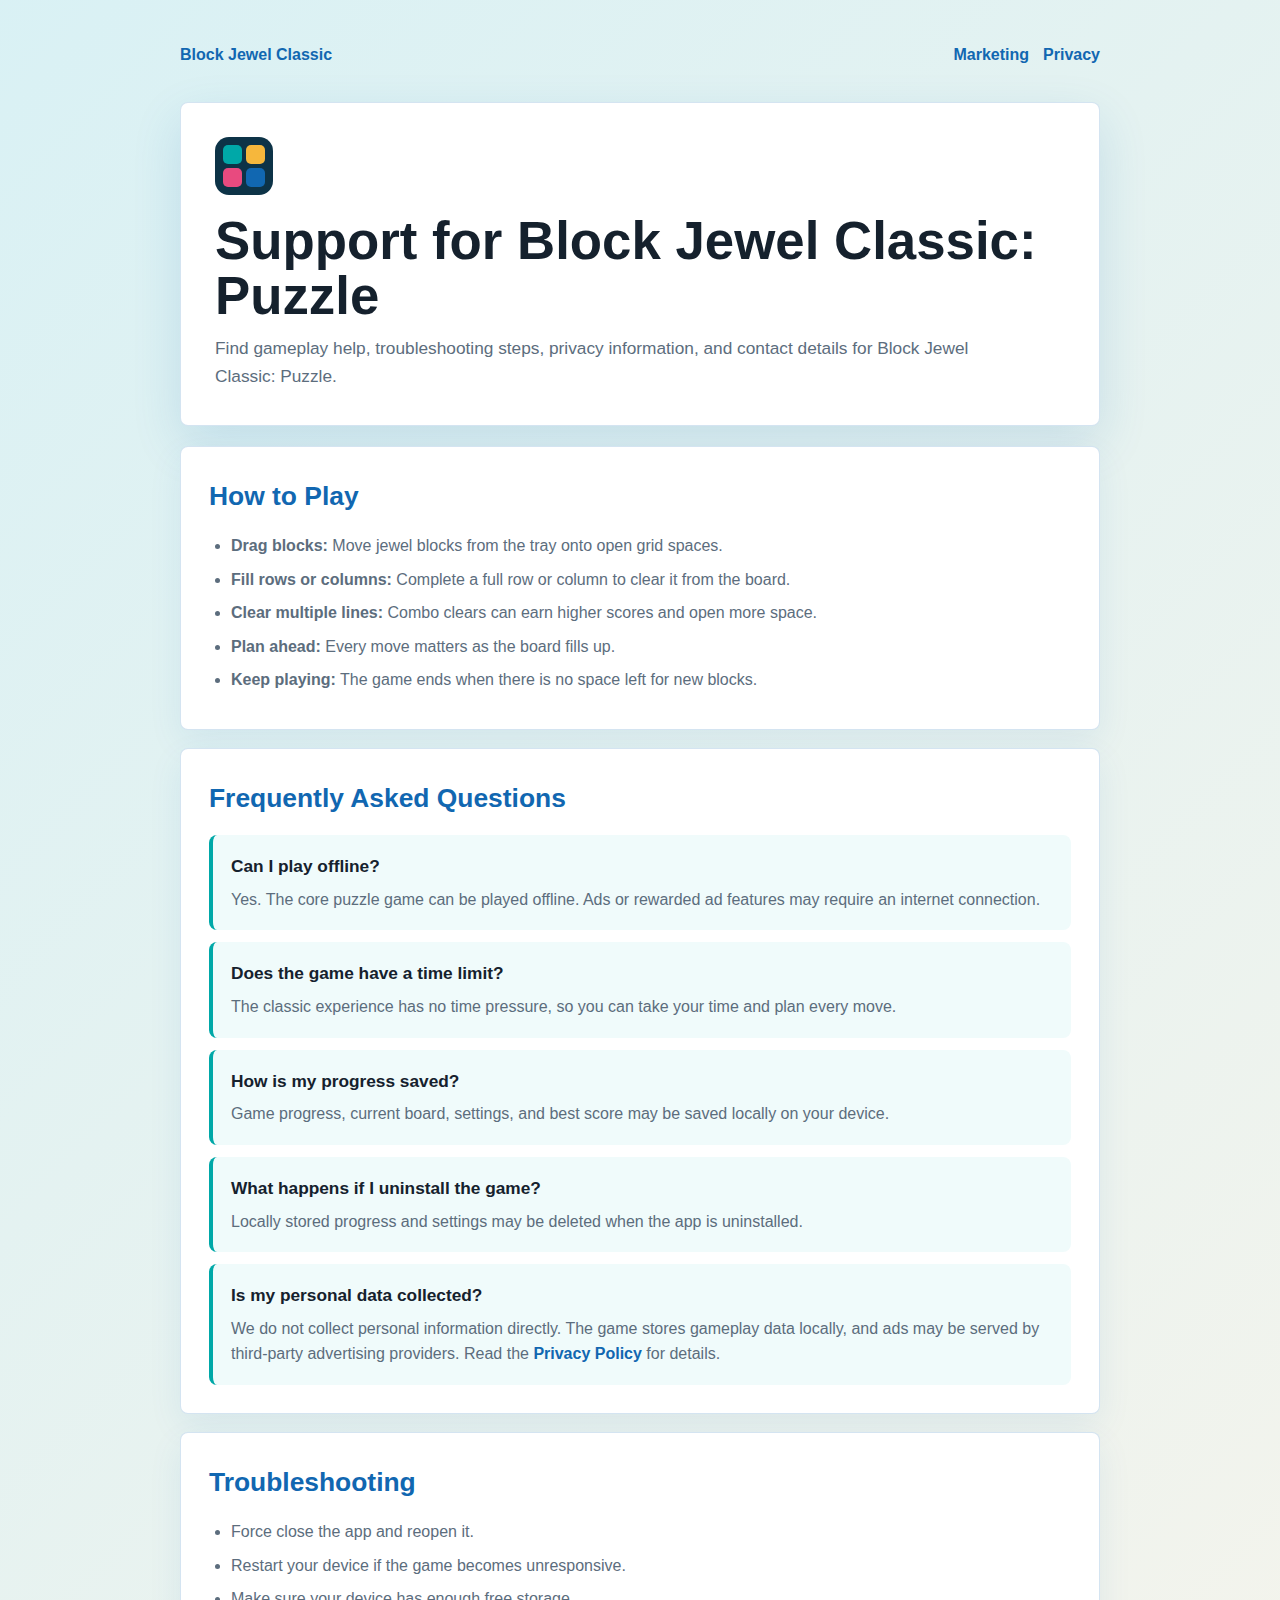
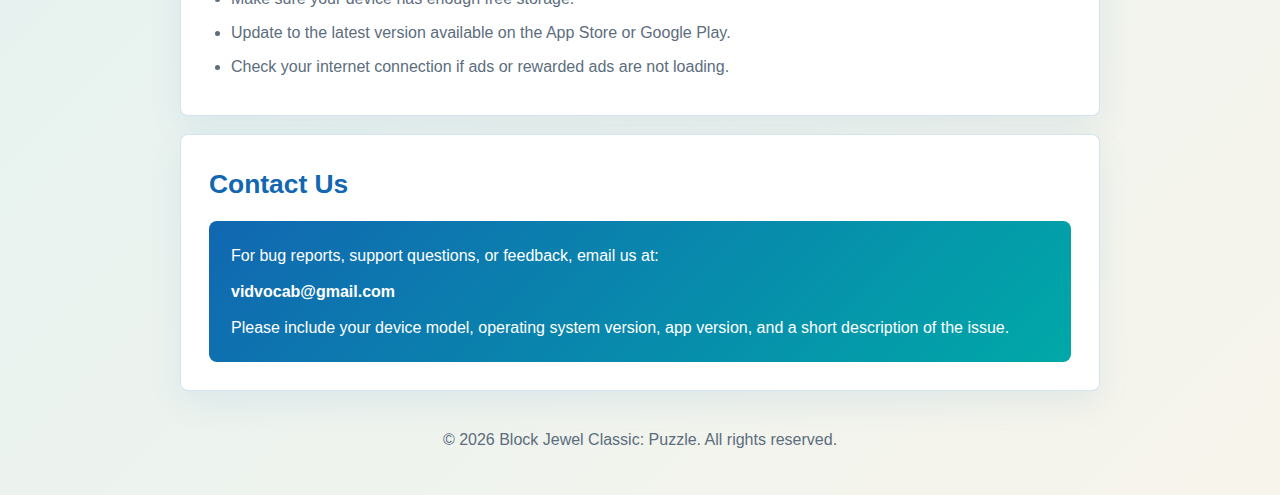
<file: public/blockjewel/support.html>
<!DOCTYPE html>
<html lang="en">
<head>
    <meta charset="UTF-8">
    <meta name="viewport" content="width=device-width, initial-scale=1.0">
    <meta name="description" content="Support and help center for Block Jewel Classic: Puzzle. Get gameplay help, troubleshooting steps, privacy information, and contact details.">
    <title>Support - Block Jewel Classic: Puzzle</title>
    <style>
        :root {
            --blue: #1167b1;
            --teal: #00a8a8;
            --gold: #f6b73c;
            --ink: #15212d;
            --muted: #5c6d7d;
            --paper: #f7fbff;
            --panel: #ffffff;
            --line: rgba(17, 103, 177, 0.18);
            --shadow: 0 18px 50px rgba(17, 103, 177, 0.14);
        }

        * {
            box-sizing: border-box;
            margin: 0;
            padding: 0;
        }

        body {
            min-height: 100vh;
            font-family: -apple-system, BlinkMacSystemFont, "Segoe UI", Roboto, Oxygen, Ubuntu, Cantarell, sans-serif;
            color: var(--ink);
            background:
                linear-gradient(135deg, rgba(0, 168, 168, 0.12), rgba(246, 183, 60, 0.1)),
                var(--paper);
            line-height: 1.6;
        }

        a {
            color: var(--blue);
            font-weight: 800;
            text-decoration: none;
        }

        a:hover {
            text-decoration: underline;
        }

        .container {
            width: min(920px, calc(100% - 36px));
            margin: 0 auto;
            padding: 42px 0;
        }

        .topbar {
            display: flex;
            justify-content: space-between;
            align-items: center;
            gap: 16px;
            margin-bottom: 34px;
            color: var(--muted);
            font-weight: 800;
        }

        .topbar nav {
            display: flex;
            gap: 14px;
            flex-wrap: wrap;
        }

        .hero,
        .card {
            background: var(--panel);
            border: 1px solid var(--line);
            border-radius: 8px;
            box-shadow: var(--shadow);
        }

        .hero {
            padding: 34px;
            margin-bottom: 20px;
        }

        .app-mark {
            width: 58px;
            height: 58px;
            border-radius: 14px;
            display: grid;
            grid-template-columns: repeat(2, 1fr);
            gap: 4px;
            padding: 8px;
            background: #0d3347;
            margin-bottom: 18px;
        }

        .app-mark span {
            border-radius: 5px;
        }

        .app-mark span:nth-child(1) { background: var(--teal); }
        .app-mark span:nth-child(2) { background: var(--gold); }
        .app-mark span:nth-child(3) { background: #e84a7f; }
        .app-mark span:nth-child(4) { background: var(--blue); }

        h1 {
            font-size: clamp(2rem, 5vw, 3.3rem);
            line-height: 1.05;
            letter-spacing: 0;
            margin-bottom: 12px;
        }

        .hero p,
        p,
        li {
            color: var(--muted);
        }

        .hero p {
            max-width: 760px;
            font-size: 1.08rem;
        }

        .card {
            padding: 28px;
            margin-bottom: 18px;
            box-shadow: 0 12px 34px rgba(17, 103, 177, 0.08);
        }

        h2 {
            color: var(--blue);
            font-size: 1.65rem;
            margin-bottom: 16px;
        }

        h3 {
            font-size: 1.08rem;
            margin-bottom: 6px;
        }

        ul {
            margin-left: 22px;
            margin-bottom: 4px;
        }

        li {
            margin-bottom: 8px;
        }

        .faq {
            display: grid;
            gap: 12px;
        }

        .faq-item {
            border-left: 4px solid var(--teal);
            background: #f0fbfb;
            border-radius: 8px;
            padding: 18px;
        }

        .contact {
            display: grid;
            gap: 10px;
            padding: 22px;
            border-radius: 8px;
            color: #fff;
            background: linear-gradient(135deg, var(--blue), var(--teal));
        }

        .contact p,
        .contact a {
            color: #fff;
        }

        .footer {
            text-align: center;
            color: var(--muted);
            padding-top: 18px;
        }

        @media (max-width: 640px) {
            .topbar {
                align-items: flex-start;
                flex-direction: column;
            }

            .hero,
            .card {
                padding: 22px;
            }
        }
    </style>
</head>
<body>
    <div class="container">
        <div class="topbar">
            <a href="./index.html">Block Jewel Classic</a>
            <nav>
                <a href="./index.html">Marketing</a>
                <a href="./privacy.html">Privacy</a>
            </nav>
        </div>

        <header class="hero">
            <div class="app-mark" aria-hidden="true"><span></span><span></span><span></span><span></span></div>
            <h1>Support for Block Jewel Classic: Puzzle</h1>
            <p>Find gameplay help, troubleshooting steps, privacy information, and contact details for Block Jewel Classic: Puzzle.</p>
        </header>

        <section class="card">
            <h2>How to Play</h2>
            <ul>
                <li><strong>Drag blocks:</strong> Move jewel blocks from the tray onto open grid spaces.</li>
                <li><strong>Fill rows or columns:</strong> Complete a full row or column to clear it from the board.</li>
                <li><strong>Clear multiple lines:</strong> Combo clears can earn higher scores and open more space.</li>
                <li><strong>Plan ahead:</strong> Every move matters as the board fills up.</li>
                <li><strong>Keep playing:</strong> The game ends when there is no space left for new blocks.</li>
            </ul>
        </section>

        <section class="card">
            <h2>Frequently Asked Questions</h2>
            <div class="faq">
                <div class="faq-item">
                    <h3>Can I play offline?</h3>
                    <p>Yes. The core puzzle game can be played offline. Ads or rewarded ad features may require an internet connection.</p>
                </div>
                <div class="faq-item">
                    <h3>Does the game have a time limit?</h3>
                    <p>The classic experience has no time pressure, so you can take your time and plan every move.</p>
                </div>
                <div class="faq-item">
                    <h3>How is my progress saved?</h3>
                    <p>Game progress, current board, settings, and best score may be saved locally on your device.</p>
                </div>
                <div class="faq-item">
                    <h3>What happens if I uninstall the game?</h3>
                    <p>Locally stored progress and settings may be deleted when the app is uninstalled.</p>
                </div>
                <div class="faq-item">
                    <h3>Is my personal data collected?</h3>
                    <p>We do not collect personal information directly. The game stores gameplay data locally, and ads may be served by third-party advertising providers. Read the <a href="./privacy.html">Privacy Policy</a> for details.</p>
                </div>
            </div>
        </section>

        <section class="card">
            <h2>Troubleshooting</h2>
            <ul>
                <li>Force close the app and reopen it.</li>
                <li>Restart your device if the game becomes unresponsive.</li>
                <li>Make sure your device has enough free storage.</li>
                <li>Update to the latest version available on the App Store or Google Play.</li>
                <li>Check your internet connection if ads or rewarded ads are not loading.</li>
            </ul>
        </section>

        <section class="card">
            <h2>Contact Us</h2>
            <div class="contact">
                <p>For bug reports, support questions, or feedback, email us at:</p>
                <p><a href="mailto:vidvocab@gmail.com">vidvocab@gmail.com</a></p>
                <p>Please include your device model, operating system version, app version, and a short description of the issue.</p>
            </div>
        </section>

        <footer class="footer">
            <p>&copy; 2026 Block Jewel Classic: Puzzle. All rights reserved.</p>
        </footer>
    </div>
</body>
</html>
</file>
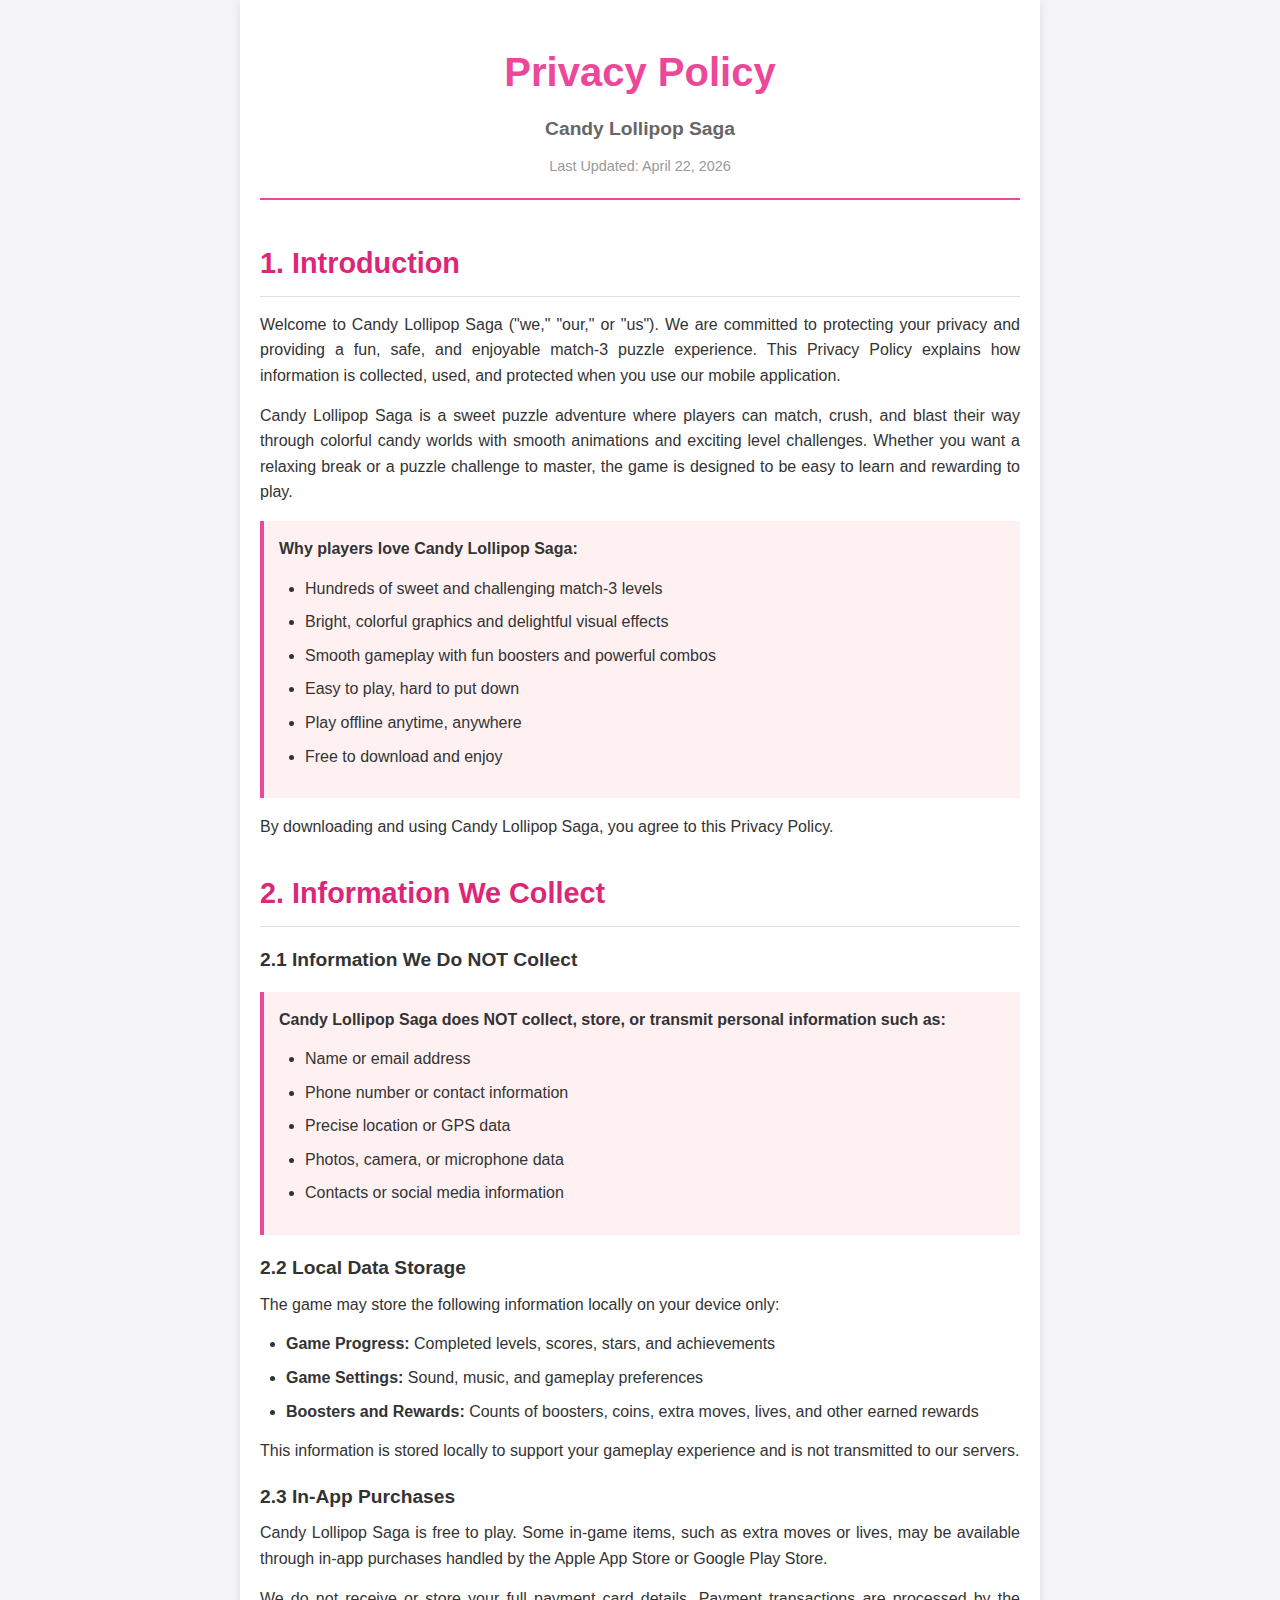
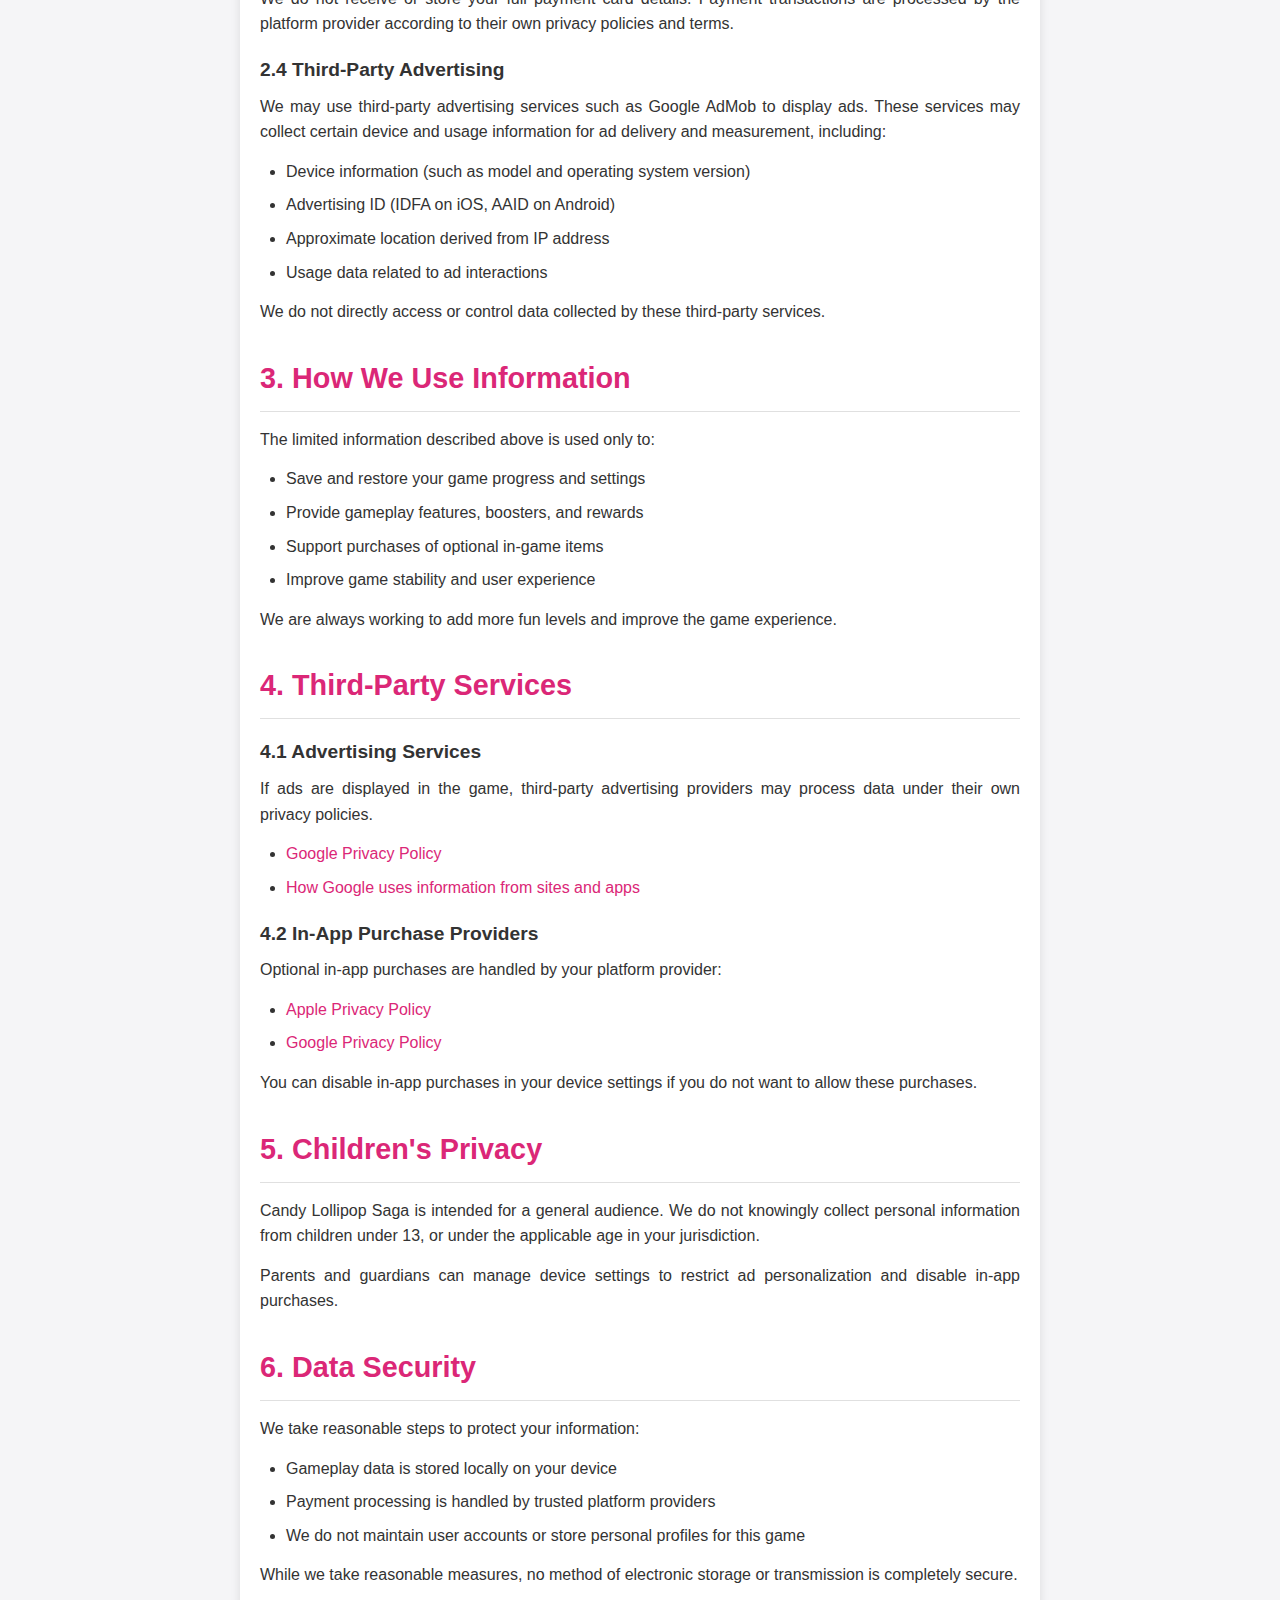
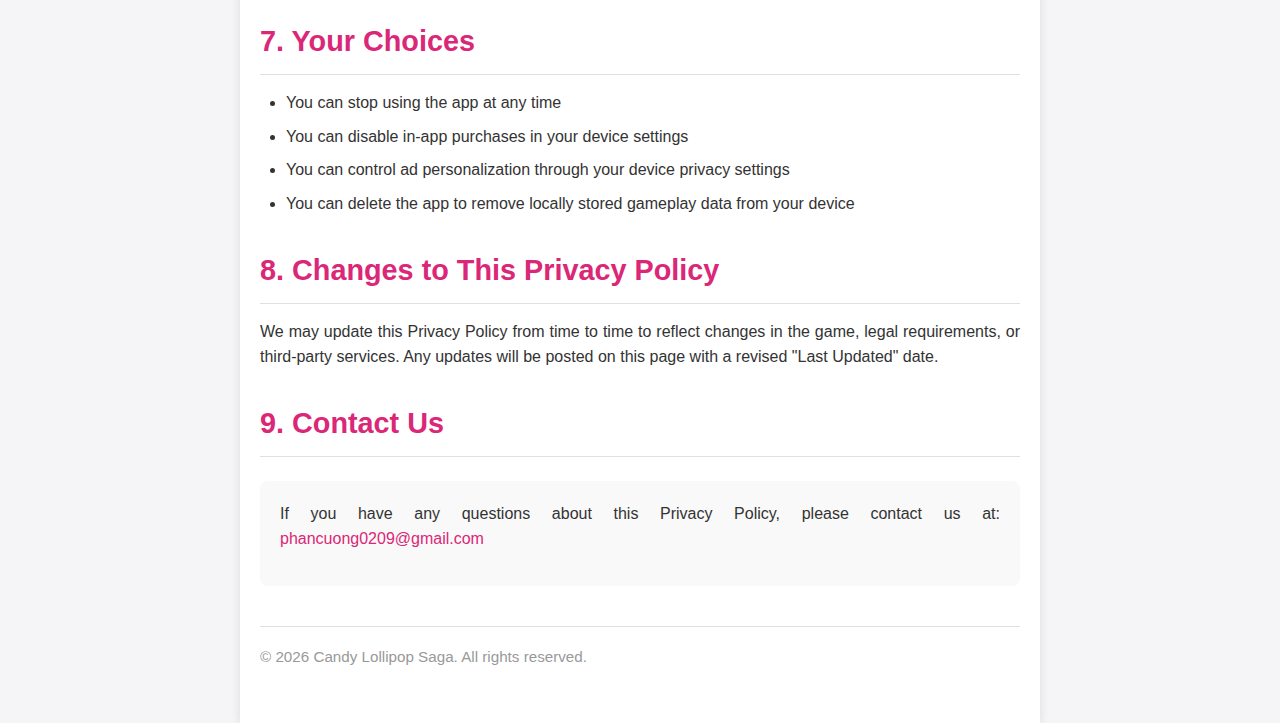
<file: public/candylollipopsaga/privacy-policy.html>
<!DOCTYPE html>
<html lang="en">
<head>
    <meta charset="UTF-8">
    <meta name="viewport" content="width=device-width, initial-scale=1.0">
    <meta name="description" content="Privacy Policy for Candy Lollipop Saga - Match, crush, and blast your way through a sweet puzzle adventure in Lollipop Saga.">
    <title>Privacy Policy - Candy Lollipop Saga</title>
    <style>
        * {
            margin: 0;
            padding: 0;
            box-sizing: border-box;
        }

        body {
            font-family: -apple-system, BlinkMacSystemFont, "Segoe UI", Roboto, Oxygen, Ubuntu, Cantarell, sans-serif;
            line-height: 1.6;
            color: #333;
            background: #f5f5f7;
        }

        .container {
            max-width: 800px;
            margin: 0 auto;
            padding: 40px 20px;
            background: #fff;
            box-shadow: 0 2px 10px rgba(0, 0, 0, 0.1);
        }

        header {
            text-align: center;
            margin-bottom: 40px;
            padding-bottom: 20px;
            border-bottom: 2px solid #ec4899;
        }

        h1 {
            font-size: 2.5em;
            color: #ec4899;
            margin-bottom: 10px;
            font-weight: 800;
        }

        .app-name {
            font-size: 1.2em;
            color: #666;
            font-weight: 600;
        }

        .last-updated {
            font-size: 0.9em;
            color: #999;
            margin-top: 10px;
        }

        h2 {
            color: #db2777;
            font-size: 1.8em;
            margin-top: 30px;
            margin-bottom: 15px;
            padding-bottom: 10px;
            border-bottom: 1px solid #e0e0e0;
        }

        h3 {
            color: #333;
            font-size: 1.2em;
            margin-top: 18px;
            margin-bottom: 8px;
        }

        p {
            margin-bottom: 14px;
            text-align: justify;
        }

        ul, ol {
            margin-left: 26px;
            margin-bottom: 14px;
        }

        li {
            margin-bottom: 8px;
        }

        .highlight {
            background: #fff1f2;
            padding: 15px;
            border-left: 4px solid #ec4899;
            margin: 16px 0;
        }

        .contact-info {
            background: #f9f9f9;
            padding: 20px;
            border-radius: 8px;
            margin-top: 24px;
        }

        a {
            color: #db2777;
            text-decoration: none;
        }

        a:hover {
            text-decoration: underline;
        }

        footer {
            text-align: center;
            margin-top: 40px;
            padding-top: 18px;
            border-top: 1px solid #e0e0e0;
            color: #999;
            font-size: 0.95em;
        }

        @media (max-width: 600px) {
            .container {
                padding: 24px 16px;
            }

            h1 {
                font-size: 2em;
            }

            h2 {
                font-size: 1.5em;
            }
        }
    </style>
</head>
<body>
    <div class="container">
        <header>
            <h1>Privacy Policy</h1>
            <div class="app-name">Candy Lollipop Saga</div>
            <div class="last-updated">Last Updated: April 22, 2026</div>
        </header>

        <section>
            <h2>1. Introduction</h2>
            <p>
                Welcome to Candy Lollipop Saga ("we," "our," or "us"). We are committed to protecting your privacy and providing a fun, safe, and enjoyable match-3 puzzle experience. This Privacy Policy explains how information is collected, used, and protected when you use our mobile application.
            </p>
            <p>
                Candy Lollipop Saga is a sweet puzzle adventure where players can match, crush, and blast their way through colorful candy worlds with smooth animations and exciting level challenges. Whether you want a relaxing break or a puzzle challenge to master, the game is designed to be easy to learn and rewarding to play.
            </p>
            <div class="highlight">
                <p><strong>Why players love Candy Lollipop Saga:</strong></p>
                <ul>
                    <li>Hundreds of sweet and challenging match-3 levels</li>
                    <li>Bright, colorful graphics and delightful visual effects</li>
                    <li>Smooth gameplay with fun boosters and powerful combos</li>
                    <li>Easy to play, hard to put down</li>
                    <li>Play offline anytime, anywhere</li>
                    <li>Free to download and enjoy</li>
                </ul>
            </div>
            <p>
                By downloading and using Candy Lollipop Saga, you agree to this Privacy Policy.
            </p>
        </section>

        <section>
            <h2>2. Information We Collect</h2>

            <h3>2.1 Information We Do NOT Collect</h3>
            <div class="highlight">
                <p><strong>Candy Lollipop Saga does NOT collect, store, or transmit personal information such as:</strong></p>
                <ul>
                    <li>Name or email address</li>
                    <li>Phone number or contact information</li>
                    <li>Precise location or GPS data</li>
                    <li>Photos, camera, or microphone data</li>
                    <li>Contacts or social media information</li>
                </ul>
            </div>

            <h3>2.2 Local Data Storage</h3>
            <p>The game may store the following information locally on your device only:</p>
            <ul>
                <li><strong>Game Progress:</strong> Completed levels, scores, stars, and achievements</li>
                <li><strong>Game Settings:</strong> Sound, music, and gameplay preferences</li>
                <li><strong>Boosters and Rewards:</strong> Counts of boosters, coins, extra moves, lives, and other earned rewards</li>
            </ul>
            <p>
                This information is stored locally to support your gameplay experience and is not transmitted to our servers.
            </p>

            <h3>2.3 In-App Purchases</h3>
            <p>
                Candy Lollipop Saga is free to play. Some in-game items, such as extra moves or lives, may be available through in-app purchases handled by the Apple App Store or Google Play Store.
            </p>
            <p>
                We do not receive or store your full payment card details. Payment transactions are processed by the platform provider according to their own privacy policies and terms.
            </p>

            <h3>2.4 Third-Party Advertising</h3>
            <p>
                We may use third-party advertising services such as Google AdMob to display ads. These services may collect certain device and usage information for ad delivery and measurement, including:
            </p>
            <ul>
                <li>Device information (such as model and operating system version)</li>
                <li>Advertising ID (IDFA on iOS, AAID on Android)</li>
                <li>Approximate location derived from IP address</li>
                <li>Usage data related to ad interactions</li>
            </ul>
            <p>
                We do not directly access or control data collected by these third-party services.
            </p>
        </section>

        <section>
            <h2>3. How We Use Information</h2>
            <p>The limited information described above is used only to:</p>
            <ul>
                <li>Save and restore your game progress and settings</li>
                <li>Provide gameplay features, boosters, and rewards</li>
                <li>Support purchases of optional in-game items</li>
                <li>Improve game stability and user experience</li>
            </ul>
            <p>
                We are always working to add more fun levels and improve the game experience.
            </p>
        </section>

        <section>
            <h2>4. Third-Party Services</h2>

            <h3>4.1 Advertising Services</h3>
            <p>If ads are displayed in the game, third-party advertising providers may process data under their own privacy policies.</p>
            <ul>
                <li><a href="https://policies.google.com/privacy" target="_blank" rel="noopener">Google Privacy Policy</a></li>
                <li><a href="https://policies.google.com/technologies/partner-sites" target="_blank" rel="noopener">How Google uses information from sites and apps</a></li>
            </ul>

            <h3>4.2 In-App Purchase Providers</h3>
            <p>Optional in-app purchases are handled by your platform provider:</p>
            <ul>
                <li><a href="https://www.apple.com/legal/privacy/" target="_blank" rel="noopener">Apple Privacy Policy</a></li>
                <li><a href="https://policies.google.com/privacy" target="_blank" rel="noopener">Google Privacy Policy</a></li>
            </ul>
            <p>
                You can disable in-app purchases in your device settings if you do not want to allow these purchases.
            </p>
        </section>

        <section>
            <h2>5. Children's Privacy</h2>
            <p>
                Candy Lollipop Saga is intended for a general audience. We do not knowingly collect personal information from children under 13, or under the applicable age in your jurisdiction.
            </p>
            <p>
                Parents and guardians can manage device settings to restrict ad personalization and disable in-app purchases.
            </p>
        </section>

        <section>
            <h2>6. Data Security</h2>
            <p>We take reasonable steps to protect your information:</p>
            <ul>
                <li>Gameplay data is stored locally on your device</li>
                <li>Payment processing is handled by trusted platform providers</li>
                <li>We do not maintain user accounts or store personal profiles for this game</li>
            </ul>
            <p>
                While we take reasonable measures, no method of electronic storage or transmission is completely secure.
            </p>
        </section>

        <section>
            <h2>7. Your Choices</h2>
            <ul>
                <li>You can stop using the app at any time</li>
                <li>You can disable in-app purchases in your device settings</li>
                <li>You can control ad personalization through your device privacy settings</li>
                <li>You can delete the app to remove locally stored gameplay data from your device</li>
            </ul>
        </section>

        <section>
            <h2>8. Changes to This Privacy Policy</h2>
            <p>
                We may update this Privacy Policy from time to time to reflect changes in the game, legal requirements, or third-party services. Any updates will be posted on this page with a revised "Last Updated" date.
            </p>
        </section>

        <section>
            <h2>9. Contact Us</h2>
            <div class="contact-info">
                <p>
                    If you have any questions about this Privacy Policy, please contact us at:
                    <a href="mailto:phancuong0209@gmail.com">phancuong0209@gmail.com</a>
                </p>
            </div>
        </section>

        <footer>
            <p>&copy; 2026 Candy Lollipop Saga. All rights reserved.</p>
        </footer>
    </div>
</body>
</html>
</file>
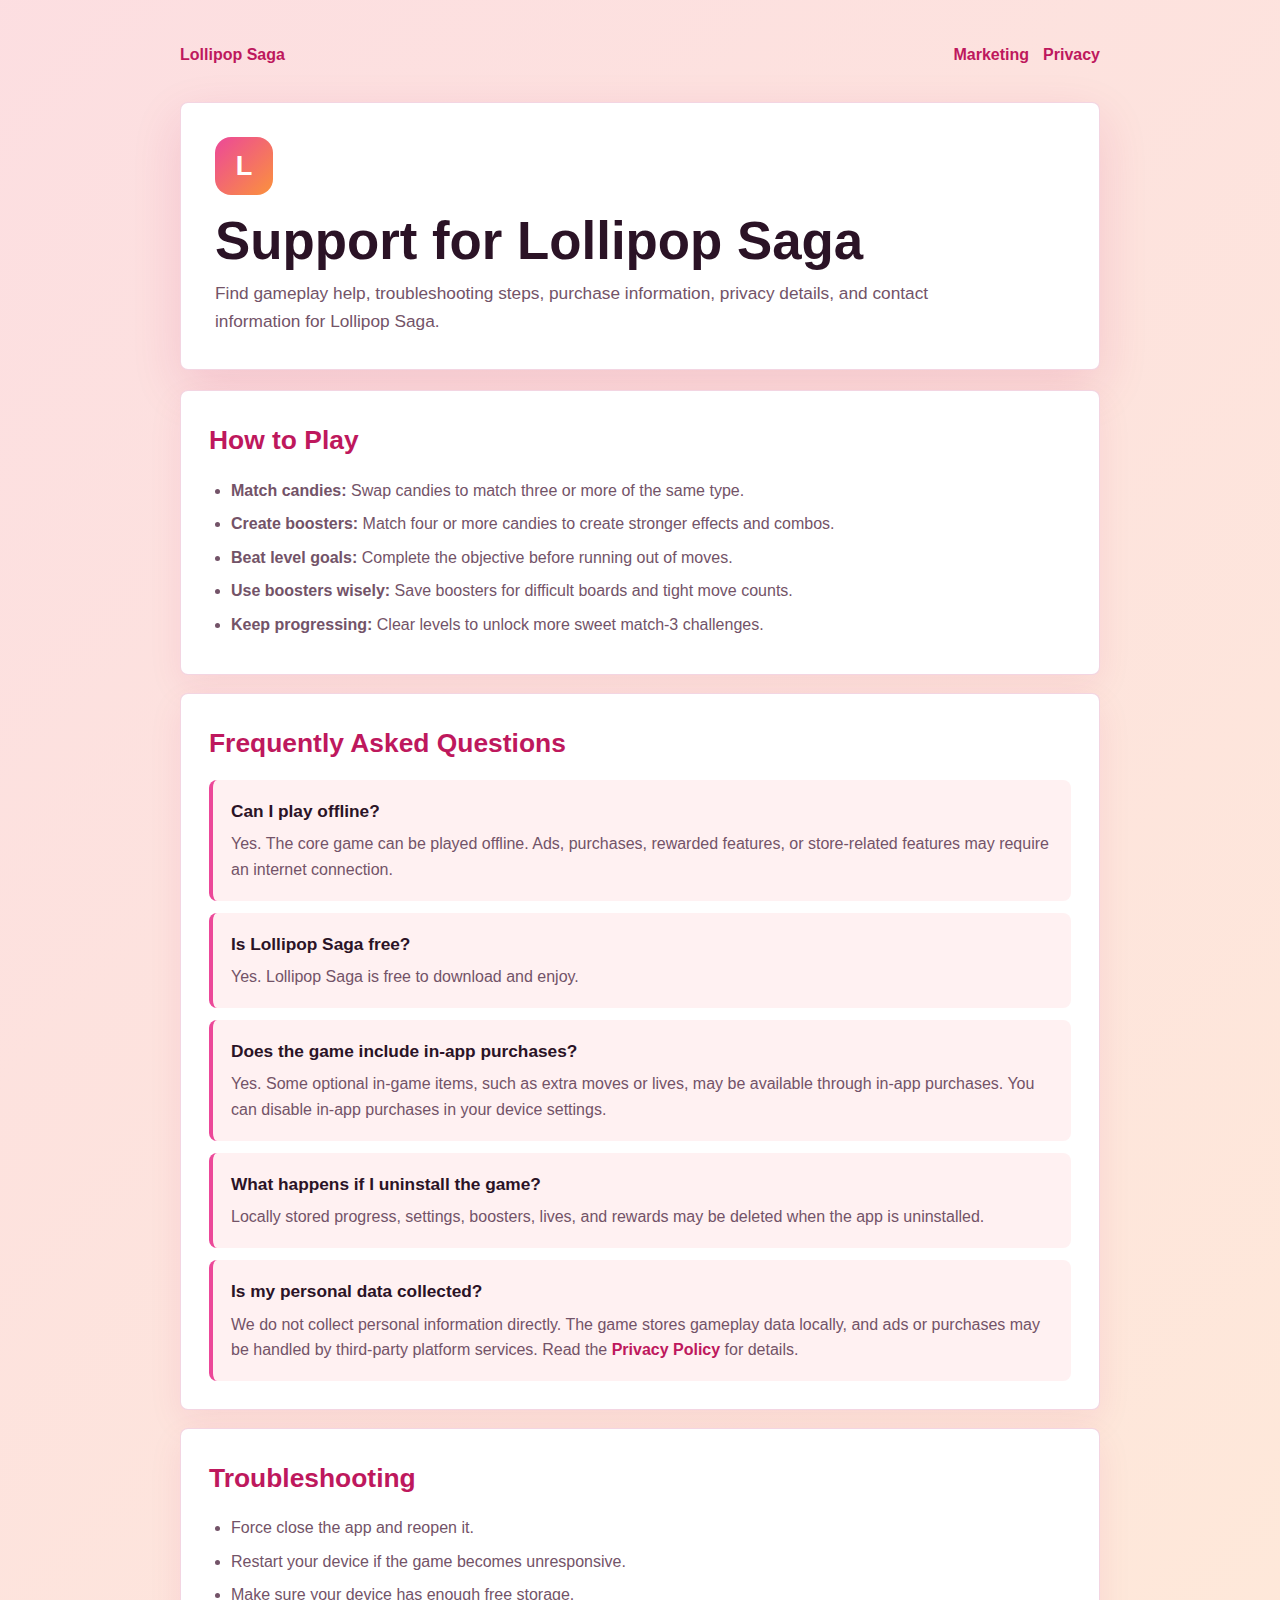
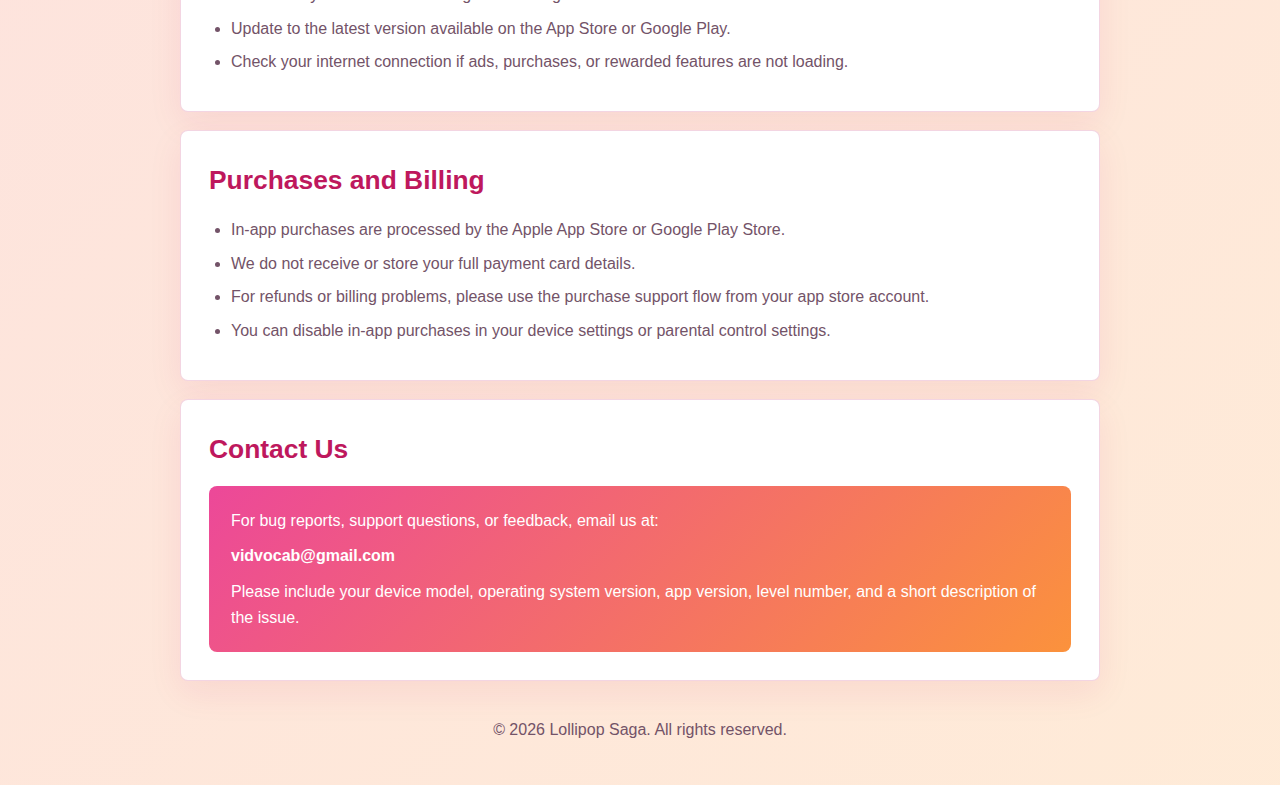
<file: public/candylollipopsaga/support.html>
<!DOCTYPE html>
<html lang="en">
<head>
    <meta charset="UTF-8">
    <meta name="viewport" content="width=device-width, initial-scale=1.0">
    <meta name="description" content="Support and help center for Lollipop Saga. Get match-3 gameplay help, troubleshooting steps, purchase information, privacy information, and contact details.">
    <title>Support - Lollipop Saga</title>
    <style>
        :root {
            --pink: #ec4899;
            --pink-dark: #be185d;
            --orange: #fb923c;
            --cream: #fff7ed;
            --ink: #2b1326;
            --muted: #735368;
            --panel: #ffffff;
            --line: rgba(190, 24, 93, 0.18);
            --shadow: 0 18px 50px rgba(190, 24, 93, 0.14);
        }

        * {
            box-sizing: border-box;
            margin: 0;
            padding: 0;
        }

        body {
            min-height: 100vh;
            font-family: -apple-system, BlinkMacSystemFont, "Segoe UI", Roboto, Oxygen, Ubuntu, Cantarell, sans-serif;
            color: var(--ink);
            background:
                linear-gradient(135deg, rgba(236, 72, 153, 0.14), rgba(251, 146, 60, 0.12)),
                var(--cream);
            line-height: 1.6;
        }

        a {
            color: var(--pink-dark);
            font-weight: 800;
            text-decoration: none;
        }

        a:hover {
            text-decoration: underline;
        }

        .container {
            width: min(920px, calc(100% - 36px));
            margin: 0 auto;
            padding: 42px 0;
        }

        .topbar {
            display: flex;
            justify-content: space-between;
            align-items: center;
            gap: 16px;
            margin-bottom: 34px;
            color: var(--muted);
            font-weight: 800;
        }

        .topbar nav {
            display: flex;
            gap: 14px;
            flex-wrap: wrap;
        }

        .hero,
        .card {
            background: var(--panel);
            border: 1px solid var(--line);
            border-radius: 8px;
            box-shadow: var(--shadow);
        }

        .hero {
            padding: 34px;
            margin-bottom: 20px;
        }

        .app-mark {
            width: 58px;
            height: 58px;
            border-radius: 16px;
            display: grid;
            place-items: center;
            color: #fff;
            font-size: 1.7rem;
            font-weight: 900;
            background: linear-gradient(135deg, var(--pink), var(--orange));
            margin-bottom: 18px;
        }

        h1 {
            font-size: clamp(2rem, 5vw, 3.3rem);
            line-height: 1.05;
            letter-spacing: 0;
            margin-bottom: 12px;
        }

        .hero p,
        p,
        li {
            color: var(--muted);
        }

        .hero p {
            max-width: 760px;
            font-size: 1.08rem;
        }

        .card {
            padding: 28px;
            margin-bottom: 18px;
            box-shadow: 0 12px 34px rgba(190, 24, 93, 0.08);
        }

        h2 {
            color: var(--pink-dark);
            font-size: 1.65rem;
            margin-bottom: 16px;
        }

        h3 {
            font-size: 1.08rem;
            margin-bottom: 6px;
        }

        ul {
            margin-left: 22px;
            margin-bottom: 4px;
        }

        li {
            margin-bottom: 8px;
        }

        .faq {
            display: grid;
            gap: 12px;
        }

        .faq-item {
            border-left: 4px solid var(--pink);
            background: #fff1f2;
            border-radius: 8px;
            padding: 18px;
        }

        .contact {
            display: grid;
            gap: 10px;
            padding: 22px;
            border-radius: 8px;
            color: #fff;
            background: linear-gradient(135deg, var(--pink), var(--orange));
        }

        .contact p,
        .contact a {
            color: #fff;
        }

        .footer {
            text-align: center;
            color: var(--muted);
            padding-top: 18px;
        }

        @media (max-width: 640px) {
            .topbar {
                align-items: flex-start;
                flex-direction: column;
            }

            .hero,
            .card {
                padding: 22px;
            }
        }
    </style>
</head>
<body>
    <div class="container">
        <div class="topbar">
            <a href="./index.html">Lollipop Saga</a>
            <nav>
                <a href="./index.html">Marketing</a>
                <a href="./privacy-policy.html">Privacy</a>
            </nav>
        </div>

        <header class="hero">
            <div class="app-mark" aria-hidden="true">L</div>
            <h1>Support for Lollipop Saga</h1>
            <p>Find gameplay help, troubleshooting steps, purchase information, privacy details, and contact information for Lollipop Saga.</p>
        </header>

        <section class="card">
            <h2>How to Play</h2>
            <ul>
                <li><strong>Match candies:</strong> Swap candies to match three or more of the same type.</li>
                <li><strong>Create boosters:</strong> Match four or more candies to create stronger effects and combos.</li>
                <li><strong>Beat level goals:</strong> Complete the objective before running out of moves.</li>
                <li><strong>Use boosters wisely:</strong> Save boosters for difficult boards and tight move counts.</li>
                <li><strong>Keep progressing:</strong> Clear levels to unlock more sweet match-3 challenges.</li>
            </ul>
        </section>

        <section class="card">
            <h2>Frequently Asked Questions</h2>
            <div class="faq">
                <div class="faq-item">
                    <h3>Can I play offline?</h3>
                    <p>Yes. The core game can be played offline. Ads, purchases, rewarded features, or store-related features may require an internet connection.</p>
                </div>
                <div class="faq-item">
                    <h3>Is Lollipop Saga free?</h3>
                    <p>Yes. Lollipop Saga is free to download and enjoy.</p>
                </div>
                <div class="faq-item">
                    <h3>Does the game include in-app purchases?</h3>
                    <p>Yes. Some optional in-game items, such as extra moves or lives, may be available through in-app purchases. You can disable in-app purchases in your device settings.</p>
                </div>
                <div class="faq-item">
                    <h3>What happens if I uninstall the game?</h3>
                    <p>Locally stored progress, settings, boosters, lives, and rewards may be deleted when the app is uninstalled.</p>
                </div>
                <div class="faq-item">
                    <h3>Is my personal data collected?</h3>
                    <p>We do not collect personal information directly. The game stores gameplay data locally, and ads or purchases may be handled by third-party platform services. Read the <a href="./privacy-policy.html">Privacy Policy</a> for details.</p>
                </div>
            </div>
        </section>

        <section class="card">
            <h2>Troubleshooting</h2>
            <ul>
                <li>Force close the app and reopen it.</li>
                <li>Restart your device if the game becomes unresponsive.</li>
                <li>Make sure your device has enough free storage.</li>
                <li>Update to the latest version available on the App Store or Google Play.</li>
                <li>Check your internet connection if ads, purchases, or rewarded features are not loading.</li>
            </ul>
        </section>

        <section class="card">
            <h2>Purchases and Billing</h2>
            <ul>
                <li>In-app purchases are processed by the Apple App Store or Google Play Store.</li>
                <li>We do not receive or store your full payment card details.</li>
                <li>For refunds or billing problems, please use the purchase support flow from your app store account.</li>
                <li>You can disable in-app purchases in your device settings or parental control settings.</li>
            </ul>
        </section>

        <section class="card">
            <h2>Contact Us</h2>
            <div class="contact">
                <p>For bug reports, support questions, or feedback, email us at:</p>
                <p><a href="mailto:vidvocab@gmail.com">vidvocab@gmail.com</a></p>
                <p>Please include your device model, operating system version, app version, level number, and a short description of the issue.</p>
            </div>
        </section>

        <footer class="footer">
            <p>&copy; 2026 Lollipop Saga. All rights reserved.</p>
        </footer>
    </div>
</body>
</html>
</file>
